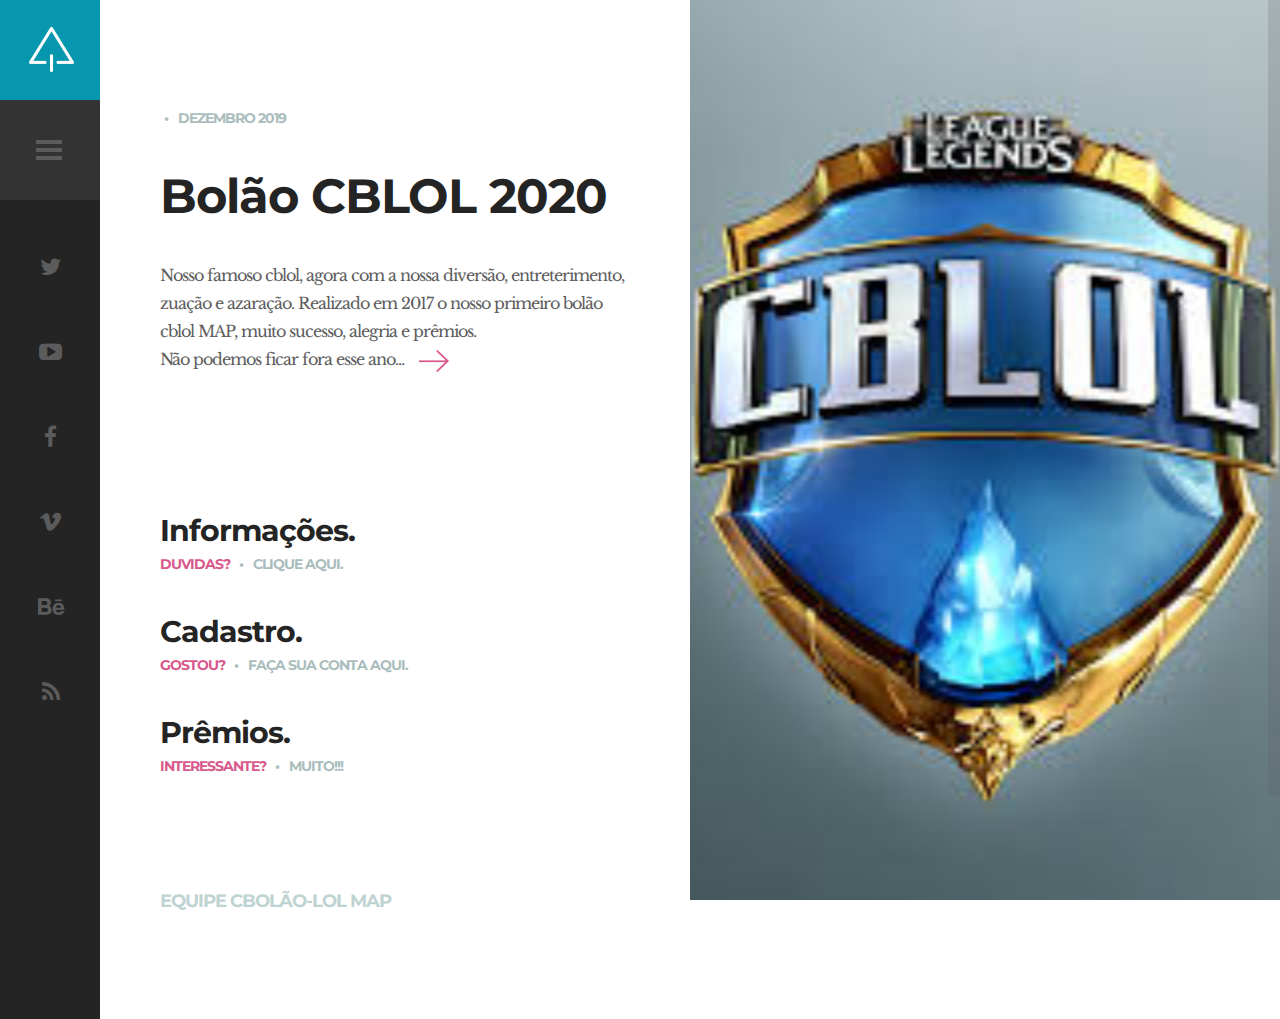
<file: index.html>
<!DOCTYPE HTML>
<html lang="en-US">
    <head>
        <title>Suppablog - Minimal Blog Html Template</title>
        <meta http-equiv="Content-Type" content="text/html; charset=UTF-8">
        <meta name="description" content="Template by Colorlib" />
        <meta name="keywords" content="HTML, CSS, JavaScript, PHP" />
        <meta name="author" content="Colorlib" />
        <meta name="viewport" content="width=device-width, initial-scale=1, maximum-scale=1">

        <link rel="shortcut icon" href="images/favicon.png" />
        <link href='http://fonts.googleapis.com/css?family=Montserrat:400,700%7CLibre+Baskerville:400,400italic,700' rel='stylesheet' type='text/css'>
        <link rel="stylesheet" type="text/css"  href='css/clear.css' />
        <link rel="stylesheet" type="text/css"  href='css/common.css' />
        <link rel="stylesheet" type="text/css"  href='css/font-awesome.min.css' />
        <link rel="stylesheet" type="text/css"  href='css/carouFredSel.css' />
        <link rel="stylesheet" type="text/css"  href='css/sm-clean.css' />
        <link rel="stylesheet" type="text/css"  href='style.css' />

        <!--[if lt IE 9]>
                <script src="js/html5.js"></script>
        <![endif]-->

    </head>


    <body class="home blog">

        <!-- Preloader Gif -->
        <table class="doc-loader">
            <tbody>
                <tr>
                    <td>
                        <img src="images/ajax-document-loader.gif" alt="Loading...">
                    </td>
                </tr>
            </tbody>
        </table>

        <!-- Left Sidebar -->
        <div id="sidebar" class="sidebar">
            <div class="menu-left-part">
                <div class="search-holder">
                    <label>
                        <input type="search" class="search-field" placeholder="Type here to search..." value="" name="s" title="Search for:">
                    </label>
                </div>
                <div class="site-info-holder">
                    <h1 class="site-title">Suppablog</h1>
                    <p class="site-description">
                        Suppablog is simple and yet cool wordpress theme to lorem ipsum dolor sit.
                    </p>
                </div>
                <nav id="header-main-menu">
                    <ul class="main-menu sm sm-clean">
                        <li><a href="index.html" class="current">Home</a></li>
                        <li><a href="about.html">About</a></li>
                        <li><a href="scroll.html">Scroll</a></li>
                        <li><a href="contact.html">Contact</a></li>
                    </ul>
                </nav>
                <footer>
                    <div class="footer-info">
                        © 2018 SUPPABLOG HTML TEMPLATE. <br> CRAFTED WITH <i class="fa fa-heart"></i> BY <a href="https://colorlib.com">COLORLIB</a>.
                    </div>
                </footer>
            </div>
            <div class="menu-right-part">
                <div class="logo-holder">
                    <a href="index.html">
                        <img src="images/logo.png" alt="Suppablog WP">
                    </a>
                </div>
                <div class="toggle-holder">
                    <div id="toggle">
                        <div class="menu-line"></div>
                    </div>
                </div>
                <div class="social-holder">
                    <div class="social-list">
                        <a href="#"><i class="fa fa-twitter"></i></a>
                        <a href="#"><i class="fa fa-youtube-play"></i></a>
                        <a href="#"><i class="fa fa-facebook"></i></a>
                        <a href="#"><i class="fa fa-vimeo"></i></a>
                        <a href="#"><i class="fa fa-behance"></i></a>
                        <a href="#"><i class="fa fa-rss"></i></a>
                    </div>
                </div>
                <div class="fixed scroll-top"><i class="fa fa-caret-square-o-up" aria-hidden="true"></i></div>
            </div>
            <div class="clear"></div>
        </div>

        <!-- Home Content -->
        <div id="content" class="site-content">
            <div id="blog-wrapper">
                <div class="blog-holder center-relative">


                    <article id="post-1" class="blog-item-holder featured-post">
                        <div class="entry-content relative">
                            <div class="content-1170 center-relative">
                                <div class="cat-links">
                                    <!-- <ul>
                                        <li>
                                            <a href="#">.</a>
                                        </li>
                                    </ul> -->
                                </div>
                                <div class="entry-date published">Dezembro 2019</div>
                                <h2 class="entry-title">
                                    <a href="single.html">Bolão CBLOL 2020</a>
                                </h2>
                                <div class="excerpt">
                                    Nosso famoso cblol, agora com a nossa diversão, entreterimento, zuação e azaração. Realizado em 2017 o nosso primeiro bolão cblol MAP, muito sucesso, alegria e prêmios.<br>Não podemos ficar fora esse ano...<a class="read-more" href="single.html"></a>
                                </div>
                                <div class="clear"></div>
                            </div>
                        </div>
                    </article>


                    <article id="post-2" class="blog-item-holder">
                        <div class="entry-content relative">
                            <div class="content-1170 center-relative">
                                <h2 class="entry-title">
                                    <a href="informacoes.html">Informações.</a>
                                </h2>
                                <div class="cat-links">
                                    <ul>
                                        <li>
                                            <a href="informacoes.html">Duvidas?</a>
                                        </li>
                                    </ul>
                                </div>
                                <div class="entry-date published">Clique Aqui.<!DOCTYPE html>
                                <html lang="en">
                                <head>
                                    <meta charset="UTF-8">
                                    <meta name="viewport" content="width=device-width, initial-scale=1.0">
                                    <meta http-equiv="X-UA-Compatible" content="ie=edge">
                                    <title>Document</title>
                                </head>
                                <body>

                                </body>
                                </html></div>
                                <div class="clear"></div>
                            </div>
                        </div>
                    </article>


                    <article id="post-3" class="blog-item-holder">
                        <div class="entry-content relative">
                            <div class="content-1170 center-relative">
                                <h2 class="entry-title">
                                    <a href="conta.html">Cadastro.</a>
                                </h2>
                                <div class="cat-links">
                                    <ul>
                                        <li>
                                            <a href="conta.html">Gostou?</a>
                                        </li>
                                    </ul>
                                </div>
                                <div class="entry-date published">Faça sua conta aqui.</div>
                                <div class="clear"></div>
                            </div>
                        </div>
                    </article>



                    <article id="post-4" class="blog-item-holder">
                        <div class="entry-content relative">
                            <div class="content-1170 center-relative">
                                <h2 class="entry-title">
                                    <a href="single.html">Prêmios.</a>
                                </h2>
                                <div class="cat-links">
                                    <ul>
                                        <li>
                                            <a href="#">Interessante?</a>
                                        </li>
                                    </ul>
                                </div>
                                <div class="entry-date published">MUITO!!!</div>
                                <div class="clear"></div>
                            </div>
                        </div>
                    </article>



                    <!-- <article id="post-5" class="blog-item-holder">
                        <div class="entry-content relative">
                            <div class="content-1170 center-relative">
                                <h2 class="entry-title">
                                    <a href="single.html">This is not my code</a>
                                </h2>
                                <div class="cat-links">
                                    <ul>
                                        <li>
                                            <a href="#">Coding</a>
                                        </li>
                                    </ul>
                                </div>
                                <div class="entry-date published">February 12, 2016</div>
                                <div class="clear"></div>
                            </div>
                        </div>
                    </article> -->


    <!-- 
                        <article id="post-6" class="blog-item-holder">
                            <div class="entry-content relative">
                                <div class="content-1170 center-relative">
                                    <h2 class="entry-title">
                                        <a href="single.html">Support human activity</a>
                                    </h2>
                                    <div class="cat-links">
                                        <ul>
                                            <li>
                                                <a href="#">Advocacy</a>
                                            </li>
                                        </ul>
                                    </div>
                                    <div class="entry-date published">February 12, 2016</div>
                                    <div class="clear"></div>
                                </div>
                            </div>
                        </article> -->

                </div>
                <div class="clear"></div>
                <div class="block load-more-holder">EQUIPE CBOLÃO-LOL MAP</div>
            </div>

            <div class="featured-image-holder">
                <div class="featured-post-image" style="background-image: url(images/images.jpeg)"></div>

            </div>
            <div class="clear"></div>
        </div>



        <!--Load JavaScript-->
        <script type="text/javascript" src="js/jquery.js"></script>
        <script type='text/javascript' src='js/imagesloaded.pkgd.js'></script>
        <script type='text/javascript' src='js/jquery.nicescroll.min.js'></script>
        <script type='text/javascript' src='js/jquery.smartmenus.min.js'></script>
        <script type='text/javascript' src='js/jquery.carouFredSel-6.0.0-packed.js'></script>
        <script type='text/javascript' src='js/jquery.mousewheel.min.js'></script>
        <script type='text/javascript' src='js/jquery.touchSwipe.min.js'></script>
        <script type='text/javascript' src='js/jquery.easing.1.3.js'></script>
        <script type='text/javascript' src='js/main.js'></script>
    </body>
</html>
</file>
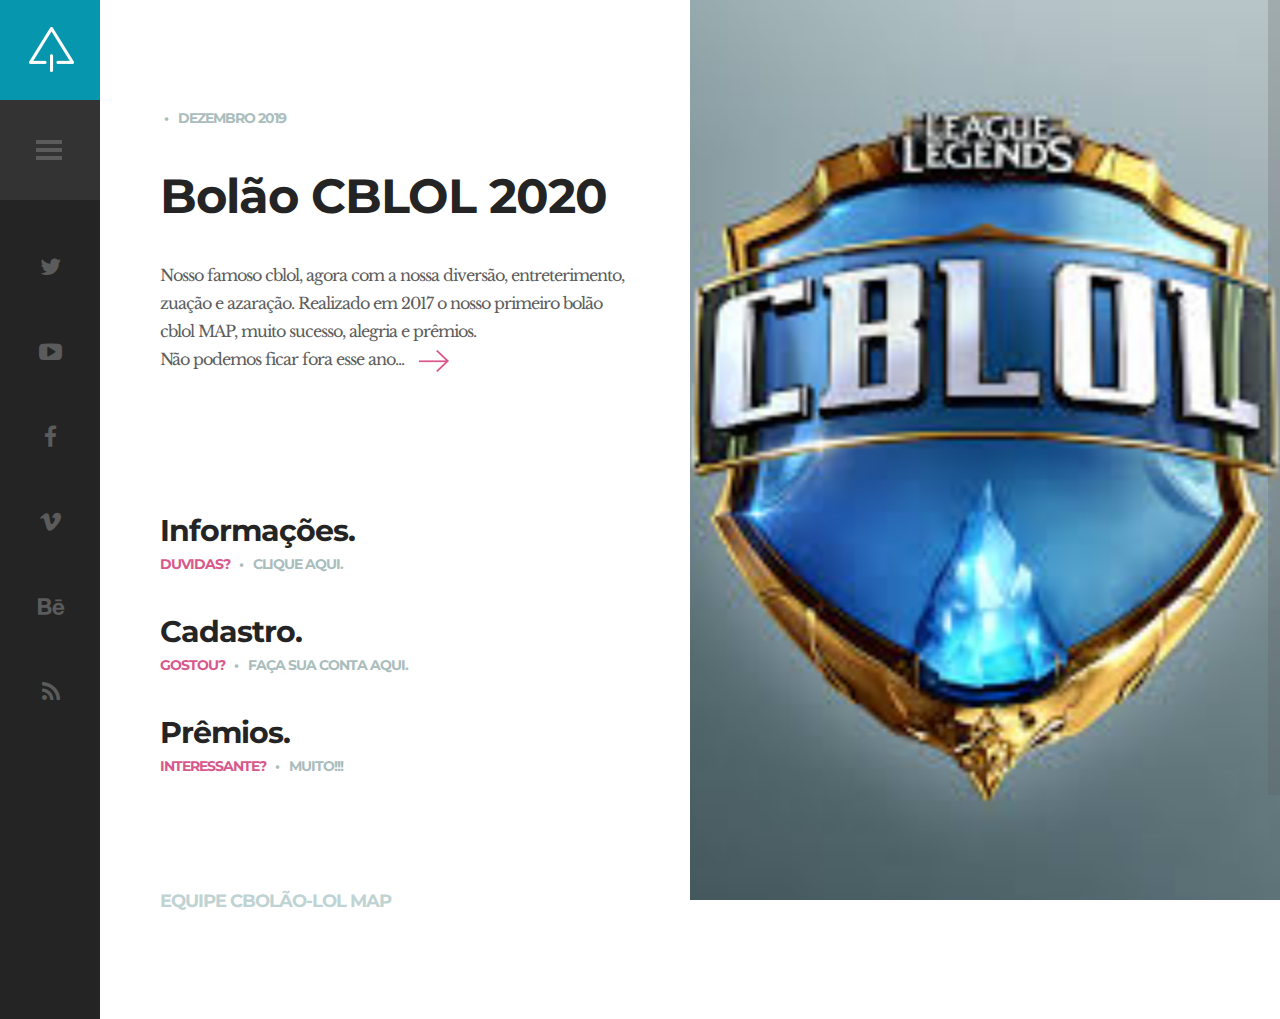
<file: client/index.html>
<!DOCTYPE HTML>
<html lang="pt-br">
    <head>
        <title>CBLOL BOLÃO 2020</title>
        <meta http-equiv="Content-Type" content="text/html; charset=UTF-8">
        <meta name="description" content="Template by Colorlib" />
        <meta name="keywords" content="HTML, CSS, JavaScript, PHP" />
        <meta name="author" content="Colorlib" />
        <meta name="viewport" content="width=device-width, initial-scale=1, maximum-scale=1">

        <link rel="shortcut icon" href="images/favicon.png" />
        <link href='http://fonts.googleapis.com/css?family=Montserrat:400,700%7CLibre+Baskerville:400,400italic,700' rel='stylesheet' type='text/css'>
        <link rel="stylesheet" type="text/css"  href='css/clear.css' />
        <link rel="stylesheet" type="text/css"  href='css/common.css' />
        <link rel="stylesheet" type="text/css"  href='css/font-awesome.min.css' />
        <link rel="stylesheet" type="text/css"  href='css/carouFredSel.css' />
        <link rel="stylesheet" type="text/css"  href='css/sm-clean.css' />
        <link rel="stylesheet" type="text/css"  href='style.css' />

        <!--[if lt IE 9]>
                <script src="js/html5.js"></script>
        <![endif]-->

    </head>


    <body class="home blog">

        <!-- Preloader Gif -->
        <table class="doc-loader">
            <tbody>
                <tr>
                    <td>
                        <img src="images/ajax-document-loader.gif" alt="Loading...">
                    </td>
                </tr>
            </tbody>
        </table>

        <!-- Left Sidebar -->
        <div id="sidebar" class="sidebar">
            <div class="menu-left-part">    
                <!-- <div class="search-holder">
                    <label>
                        <input type="search" class="search-field" placeholder="Type here to search..." value="" name="s" title="Search for:">
                    </label>
                </div> -->
                <div class="site-info-holder">
                    <h1 class="site-title">MENU</h1>
                    <p class="site-description">
                        <!-- TEXTO -->
                    </p>
                </div>
                <nav id="header-main-menu">
                    <ul class="main-menu sm sm-clean">
                        <li><a href="index.html" class="current">Início</a></li>
                        <li><a href="views/cadastro/cadastro.html">Cadastro</a></li>
                        <li><a href="login.html">Login</a></li>
                        <li><a href="contact.html">Contato</a></li>
                    </ul>
                </nav>
                <footer>
                    <div class="footer-info">
                        © 2018 SUPPABLOG HTML TEMPLATE. <br> CRAFTED WITH <i class="fa fa-heart"></i> BY <a href="https://colorlib.com">COLORLIB</a>.
                    </div>
                </footer>
            </div>
            <div class="menu-right-part">
                <div class="logo-holder">
                    <a href="index.html">
                        <img src="images/logo.png" alt="Suppablog WP">
                    </a>
                </div>
                <div class="toggle-holder">
                    <div id="toggle">
                        <div class="menu-line"></div>
                    </div>
                </div>
                <div class="social-holder">
                    <div class="social-list">
                        <a href="#"><i class="fa fa-twitter"></i></a>
                        <a href="#"><i class="fa fa-youtube-play"></i></a>
                        <a href="#"><i class="fa fa-facebook"></i></a>
                        <a href="#"><i class="fa fa-vimeo"></i></a>
                        <a href="#"><i class="fa fa-behance"></i></a>
                        <a href="#"><i class="fa fa-rss"></i></a>
                    </div>
                </div>
                <div class="fixed scroll-top"><i class="fa fa-caret-square-o-up" aria-hidden="true"></i></div>
            </div>
            <div class="clear"></div>
        </div>

        <!-- Home Content -->
        <div id="content" class="site-content">
            <div id="blog-wrapper">
                <div class="blog-holder center-relative">


                    <article id="post-1" class="blog-item-holder featured-post">
                        <div class="entry-content relative">
                            <div class="content-1170 center-relative">
                                <div class="cat-links">
                                    <!-- <ul>
                                        <li>
                                            <a href="#">.</a>
                                        </li>
                                    </ul> -->
                                </div>
                                <div class="entry-date published">Dezembro 2019</div>
                                <h2 class="entry-title">
                                    <a href="single.html">Bolão CBLOL 2020</a>
                                </h2>
                                <div class="excerpt">
                                    Nosso famoso cblol, agora com a nossa diversão, entreterimento, zuação e azaração. Realizado em 2017 o nosso primeiro bolão cblol MAP, muito sucesso, alegria e prêmios.<br>Não podemos ficar fora esse ano...<a class="read-more" href="single.html"></a>
                                </div>
                                <div class="clear"></div>
                            </div>
                        </div>
                    </article>


                    <article id="post-2" class="blog-item-holder">
                        <div class="entry-content relative">
                            <div class="content-1170 center-relative">
                                <h2 class="entry-title">
                                    <a href="informacoes.html">Informações.</a>
                                </h2>
                                <div class="cat-links">
                                    <ul>
                                        <li>
                                            <a href="informacoes.html">Duvidas?</a>
                                        </li>
                                    </ul>
                                </div>
                                <div class="entry-date published">Clique Aqui.<!DOCTYPE html>
                                <html lang="en">
                                <head>
                                    <meta charset="UTF-8">
                                    <meta name="viewport" content="width=device-width, initial-scale=1.0">
                                    <meta http-equiv="X-UA-Compatible" content="ie=edge">
                                    <title>Document</title>
                                </head>
                                <body>

                                </body>
                                </html></div>
                                <div class="clear"></div>
                            </div>
                        </div>
                    </article>


                    <article id="post-3" class="blog-item-holder">
                        <div class="entry-content relative">
                            <div class="content-1170 center-relative">
                                <h2 class="entry-title">
                                    <a href="views/cadastro/cadastro.html">Cadastro.</a>
                                </h2>
                                <div class="cat-links">
                                    <ul>
                                        <li>
                                            <a href="views/cadastro/cadastro.html">Gostou?</a>
                                        </li>
                                    </ul>
                                </div>
                                <div class="entry-date published">Faça sua conta aqui.</div>
                                <div class="clear"></div>
                            </div>
                        </div>
                    </article>



                    <article id="post-4" class="blog-item-holder">
                        <div class="entry-content relative">
                            <div class="content-1170 center-relative">
                                <h2 class="entry-title">
                                    <a href="single.html">Prêmios.</a>
                                </h2>
                                <div class="cat-links">
                                    <ul>
                                        <li>
                                            <a href="#">Interessante?</a>
                                        </li>
                                    </ul>
                                </div>
                                <div class="entry-date published">MUITO!!!</div>
                                <div class="clear"></div>
                            </div>
                        </div>
                    </article>



                    <!-- <article id="post-5" class="blog-item-holder">
                        <div class="entry-content relative">
                            <div class="content-1170 center-relative">
                                <h2 class="entry-title">
                                    <a href="single.html">This is not my code</a>
                                </h2>
                                <div class="cat-links">
                                    <ul>
                                        <li>
                                            <a href="#">Coding</a>
                                        </li>
                                    </ul>
                                </div>
                                <div class="entry-date published">February 12, 2016</div>
                                <div class="clear"></div>
                            </div>
                        </div>
                    </article> -->


    <!-- 
                        <article id="post-6" class="blog-item-holder">
                            <div class="entry-content relative">
                                <div class="content-1170 center-relative">
                                    <h2 class="entry-title">
                                        <a href="single.html">Support human activity</a>
                                    </h2>
                                    <div class="cat-links">
                                        <ul>
                                            <li>
                                                <a href="#">Advocacy</a>
                                            </li>
                                        </ul>
                                    </div>
                                    <div class="entry-date published">February 12, 2016</div>
                                    <div class="clear"></div>
                                </div>
                            </div>
                        </article> -->

                </div>
                <div class="clear"></div>
                <div class="block load-more-holder">EQUIPE CBOLÃO-LOL MAP</div>
            </div>

            <div class="featured-image-holder">
                <div class="featured-post-image" style="background-image: url(images/images.jpeg)"></div>

            </div>
            <div class="clear"></div>
        </div>



        <!--Load JavaScript-->
        <script type="text/javascript" src="js/jquery.js"></script>
        <script type='text/javascript' src='js/imagesloaded.pkgd.js'></script>
        <script type='text/javascript' src='js/jquery.nicescroll.min.js'></script>
        <script type='text/javascript' src='js/jquery.smartmenus.min.js'></script>
        <script type='text/javascript' src='js/jquery.carouFredSel-6.0.0-packed.js'></script>
        <script type='text/javascript' src='js/jquery.mousewheel.min.js'></script>
        <script type='text/javascript' src='js/jquery.touchSwipe.min.js'></script>
        <script type='text/javascript' src='js/jquery.easing.1.3.js'></script>
        <script type='text/javascript' src='js/main.js'></script>
    </body>
</html>
</file>
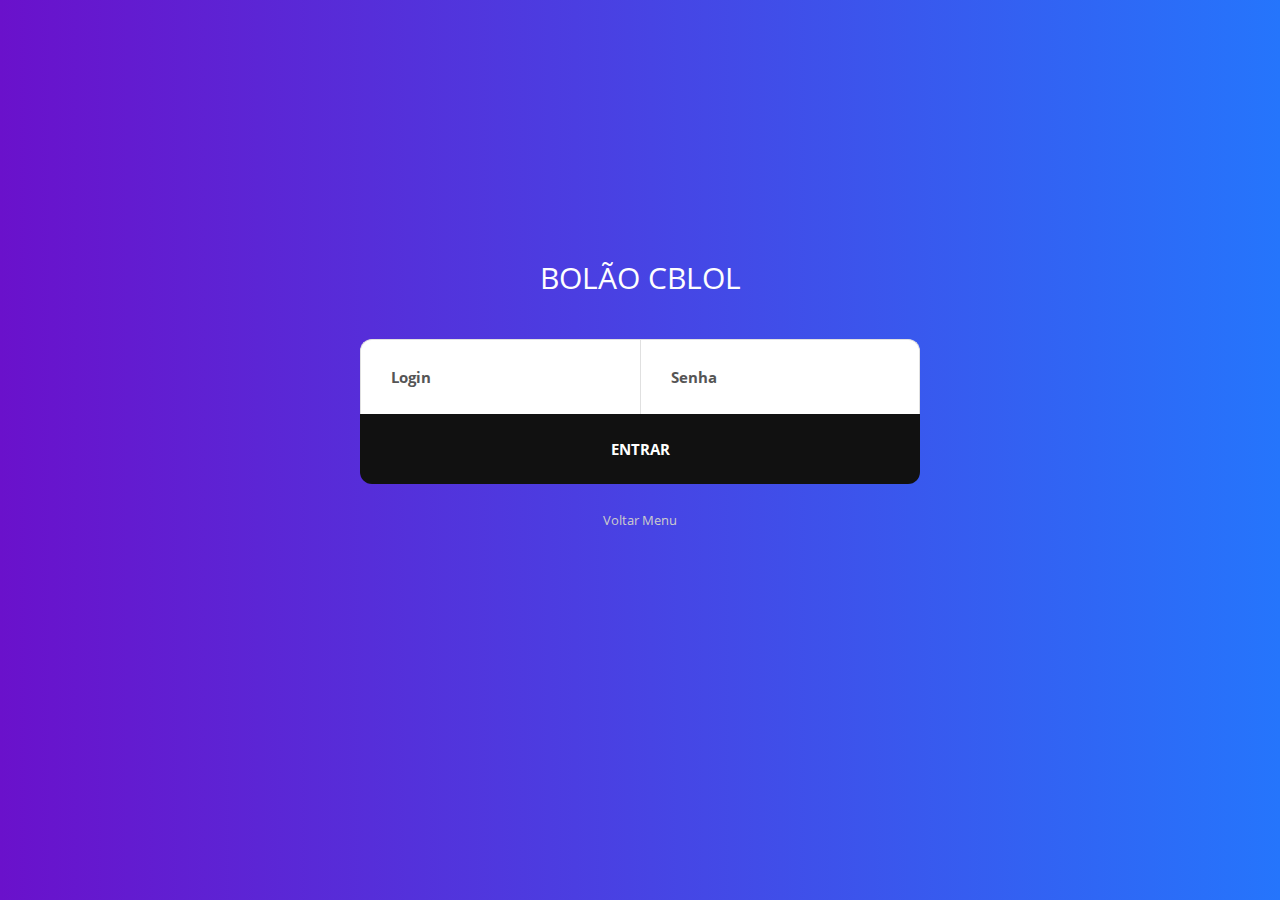
<file: client/views/login/index.html>
<!DOCTYPE html>
<html lang="en">
<head>
	<title>Bolão CBLoL - Login</title>
	<meta charset="UTF-8">
	<meta name="viewport" content="width=device-width, initial-scale=1">
<!--===============================================================================================-->	
	<link rel="icon" type="image/png" href="images/icons/favicon.ico"/>
<!--===============================================================================================-->
	<link rel="stylesheet" type="text/css" href="vendor/bootstrap/css/bootstrap.min.css">
<!--===============================================================================================-->
	<link rel="stylesheet" type="text/css" href="fonts/font-awesome-4.7.0/css/font-awesome.min.css">
<!--===============================================================================================-->
	<link rel="stylesheet" type="text/css" href="fonts/Linearicons-Free-v1.0.0/icon-font.min.css">
<!--===============================================================================================-->
	<link rel="stylesheet" type="text/css" href="vendor/animate/animate.css">
<!--===============================================================================================-->	
	<link rel="stylesheet" type="text/css" href="vendor/css-hamburgers/hamburgers.min.css">
<!--===============================================================================================-->
	<link rel="stylesheet" type="text/css" href="vendor/animsition/css/animsition.min.css">
<!--===============================================================================================-->
	<link rel="stylesheet" type="text/css" href="vendor/select2/select2.min.css">
<!--===============================================================================================-->	
	<link rel="stylesheet" type="text/css" href="vendor/daterangepicker/daterangepicker.css">
<!--===============================================================================================-->
	<link rel="stylesheet" type="text/css" href="css/util.css">
	<link rel="stylesheet" type="text/css" href="css/main.css">
<!--===============================================================================================-->
</head>
<body>	
	<div class="limiter">
		<div class="container-login100">
			<div class="wrap-login100 p-b-160 p-t-50">
				<form class="login100-form validate-form">
					<span class="login100-form-title p-b-43">
						Bolão CBLoL
					</span>					
					<div class="wrap-input100 rs1 validate-input" data-validate = "Username is required">
						<input class="input100" type="text" name="Login">
						<span class="label-input100">Login</span>
					</div>				
					<div class="wrap-input100 rs2 validate-input" data-validate="Password is required">
						<input class="input100" type="password" name="Senha">
						<span class="label-input100">Senha</span>
					</div>
					<div class="container-login100-form-btn">
						<button class="login100-form-btn" id="btnEntrar">
							Entrar
						</button>
					</div>				
					<div class="text-center w-full p-t-23">
						<a href="#" class="txt1">
							Voltar Menu
						</a>
					</div>
				</form>
			</div>
		</div>
	</div>
<!--===============================================================================================-->
	<script src="vendor/jquery/jquery-3.2.1.min.js"></script>
<!--===============================================================================================-->
	<script src="vendor/animsition/js/animsition.min.js"></script>
<!--===============================================================================================-->
	<script src="vendor/bootstrap/js/popper.js"></script>
	<script src="vendor/bootstrap/js/bootstrap.min.js"></script>
<!--===============================================================================================-->
	<script src="vendor/select2/select2.min.js"></script>
<!--===============================================================================================-->
	<script src="vendor/daterangepicker/moment.min.js"></script>
	<script src="vendor/daterangepicker/daterangepicker.js"></script>
<!--===============================================================================================-->
	<script src="vendor/countdowntime/countdowntime.js"></script>
<!--===============================================================================================-->
	<script src="js/main.js"></script>

</body>
</html>
</file>
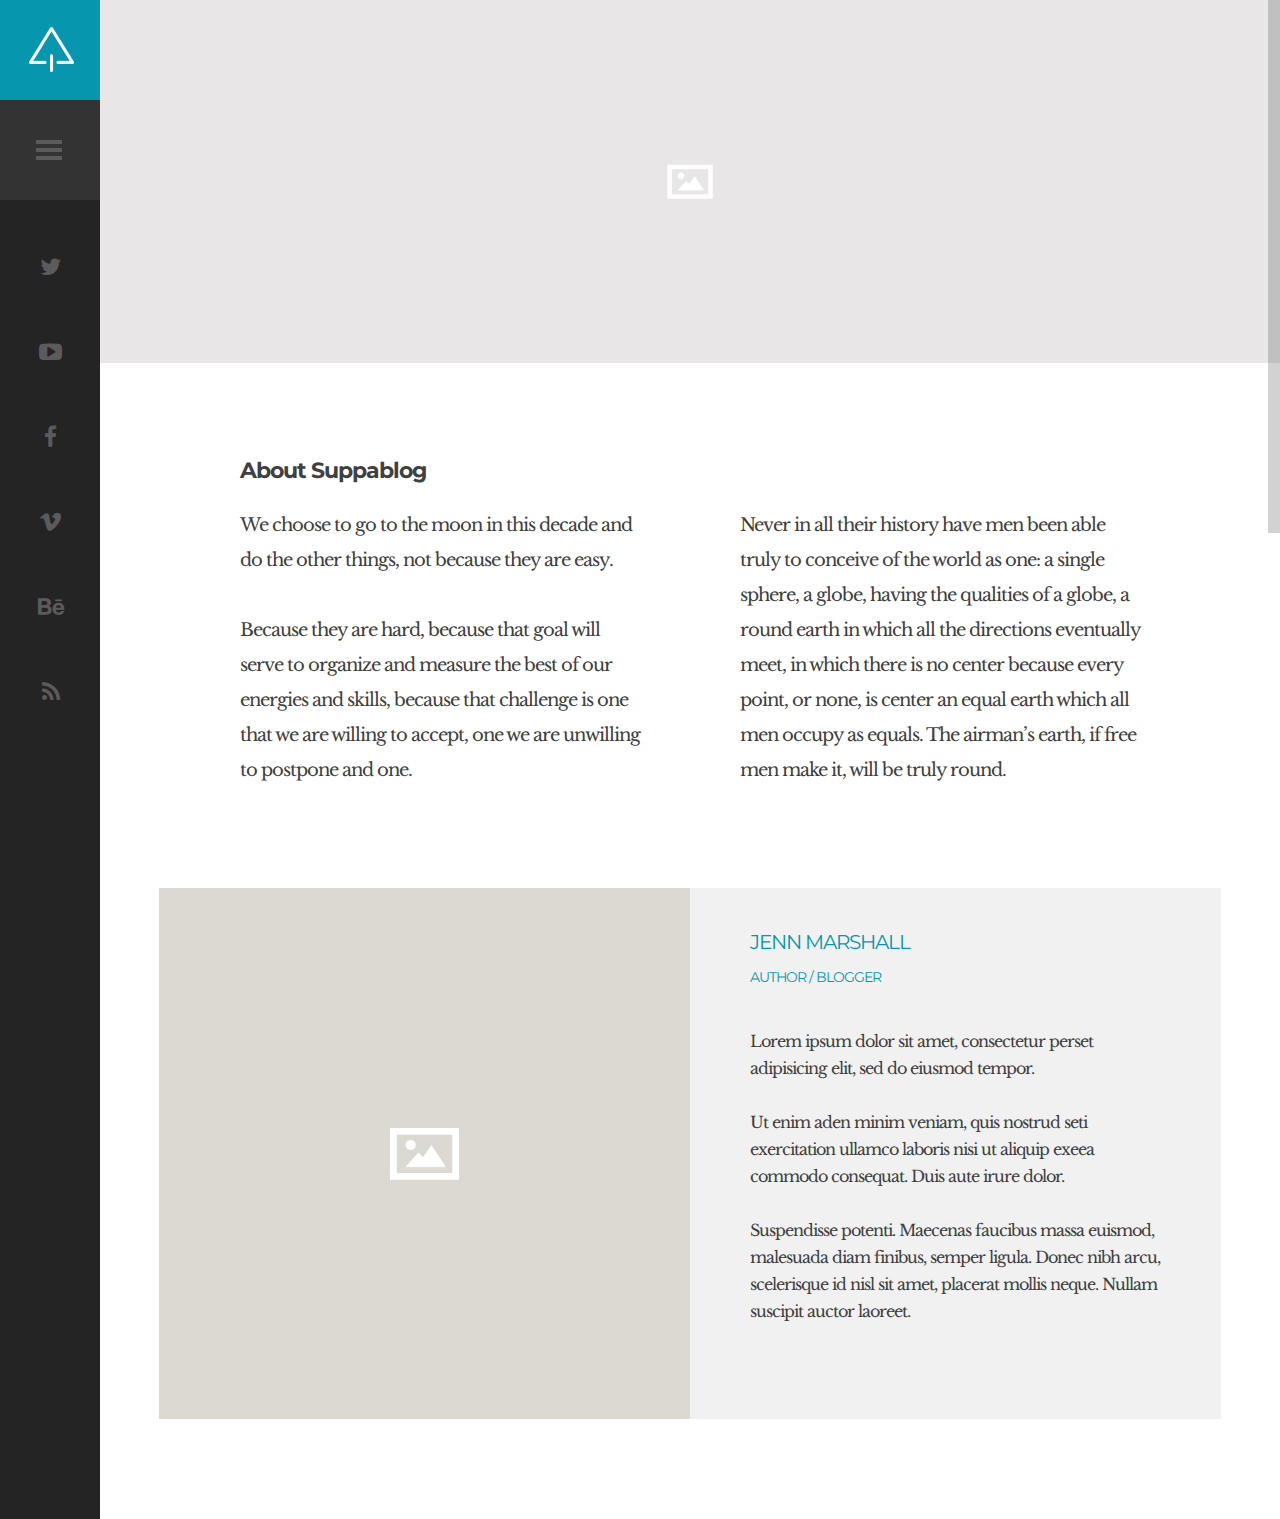
<file: about.html>
<!DOCTYPE HTML>
<html lang="en-US">
    <head>
        <title>Suppablog - Minimal Blog Html Template</title>
        <meta http-equiv="Content-Type" content="text/html; charset=UTF-8">
        <meta name="description" content="Template by Colorlib" />
        <meta name="keywords" content="HTML, CSS, JavaScript, PHP" />
        <meta name="author" content="Colorlib" />
        <meta name="viewport" content="width=device-width, initial-scale=1, maximum-scale=1">

        <link rel="shortcut icon" href="images/favicon.png" />
        <link href='http://fonts.googleapis.com/css?family=Montserrat:400,700%7CLibre+Baskerville:400,400italic,700' rel='stylesheet' type='text/css'>
        <link rel="stylesheet" type="text/css"  href='css/clear.css' />
        <link rel="stylesheet" type="text/css"  href='css/common.css' />
        <link rel="stylesheet" type="text/css"  href='css/font-awesome.min.css' />
        <link rel="stylesheet" type="text/css"  href='css/carouFredSel.css' />
        <link rel="stylesheet" type="text/css"  href='css/sm-clean.css' />
        <link rel="stylesheet" type="text/css"  href='style.css' />

        <!--[if lt IE 9]>
                <script src="js/html5.js"></script>
        <![endif]-->

    </head>

    <body class="about page page-template-default">

        <!-- Preloader Gif -->
        <table class="doc-loader">
            <tbody>
                <tr>
                    <td>
                        <img src="images/ajax-document-loader.gif" alt="Loading...">
                    </td>
                </tr>
            </tbody>
        </table>

        <!-- Left Sidebar -->
        <div id="sidebar" class="sidebar">
            <div class="menu-left-part">
                <div class="search-holder">
                    <label>
                        <input type="search" class="search-field" placeholder="Type here to search..." value="" name="s" title="Search for:">
                    </label>
                </div>
                <div class="site-info-holder">
                    <div class="site-title">Suppablog</div>
                    <p class="site-description">
                        Suppablog is simple and yet cool wordpress theme to lorem ipsum dolor sit.
                    </p>
                </div>
                <nav id="header-main-menu">
                    <ul class="main-menu sm sm-clean">
                        <li><a href="index.html">Home</a></li>
                        <li><a href="about.html" class="current">About</a></li>
                        <li><a href="scroll.html">Scroll</a></li>
                        <li><a href="contact.html">Contact</a></li>
                    </ul>
                </nav>
                <footer>
                    <div class="footer-info">
                        © 2018 SUPPABLOG HTML TEMPLATE. <br> CRAFTED WITH <i class="fa fa-heart"></i> BY <a href="https://colorlib.com">COLORLIB</a>. 
                    </div>
                </footer>
            </div>
            <div class="menu-right-part">
                <div class="logo-holder">
                    <a href="index.html">
                        <img src="images/logo.png" alt="Suppablog WP">
                    </a>
                </div>
                <div class="toggle-holder">
                    <div id="toggle">
                        <div class="menu-line"></div>
                    </div>
                </div>
                <div class="social-holder">
                    <div class="social-list">
                        <a href="#"><i class="fa fa-twitter"></i></a>
                        <a href="#"><i class="fa fa-youtube-play"></i></a>
                        <a href="#"><i class="fa fa-facebook"></i></a>
                        <a href="#"><i class="fa fa-vimeo"></i></a>
                        <a href="#"><i class="fa fa-behance"></i></a>
                        <a href="#"><i class="fa fa-rss"></i></a>
                    </div>
                </div>
                <div class="fixed scroll-top"><i class="fa fa-caret-square-o-up" aria-hidden="true"></i></div>
            </div>
            <div class="clear"></div>
        </div>

        <!-- About Content -->
        <div id="content" class="site-content">

            <div class="page-header-image relative">
                <img src="demo-images/01.jpg" alt="About">
            </div>


            <article>
                <div class="content-1070 center-relative entry-content">
                    <div class="content-900 center-relative">
                        <h1 class="entry-title">About Suppablog</h1>
                        <div class="one_half ">
                            <p>We choose to go to the moon in this decade and do the other things, not because they are easy.</p>
                            <br>
                            <p>Because they are hard, because that goal will serve to organize and measure the best of our energies and skills, because that challenge is one that we are willing to accept, one we are unwilling to postpone and one.</p>
                        </div>
                        <div class="one_half last">
                            Never in all their history have men been able truly to conceive of the world as one: a single sphere, a globe, having the qualities of a globe, a round earth in which all the directions eventually meet, in which there is no center because every point, or none, is center an equal earth which all men occupy as equals. The airman’s earth, if free men make it, will be truly round.<br>
                        </div>
                        <div class="clear"></div>
                        <br>
                        <br>
                        <div class="clear"></div>
                    </div>
                    <div class="page-full-width ">
                        <div class="team-holder ">
                            <div class="member relative one ">
                                <img src="demo-images/profile_01.jpg" alt="">
                                <div class="member-info">
                                    <div class="member-name">JENN MARSHALL</div>
                                    <div class="member-position">AUTHOR / BLOGGER</div>
                                    <div class="member-content">
                                        <p>Lorem ipsum dolor sit amet, consectetur perset adipisicing elit, sed do eiusmod tempor.</p>
                                        <br>
                                        <p>Ut enim aden minim veniam, quis nostrud seti exercitation ullamco laboris nisi ut aliquip exeea commodo consequat. Duis aute irure dolor.</p>
                                        <br>
                                        <p>Suspendisse potenti. Maecenas faucibus massa euismod, malesuada diam finibus, semper ligula. Donec nibh arcu, scelerisque id nisl sit amet, placerat mollis neque. Nullam suscipit auctor laoreet.</p>
                                    </div>
                                </div>
                            </div>
                        </div>
                        <div class="clear"></div>
                    </div>
                </div>
            </article>
        </div>



        <!--Load JavaScript-->
        <script type="text/javascript" src="js/jquery.js"></script>
        <script type='text/javascript' src='js/imagesloaded.pkgd.js'></script>
        <script type='text/javascript' src='js/jquery.nicescroll.min.js'></script>
        <script type='text/javascript' src='js/jquery.smartmenus.min.js'></script>
        <script type='text/javascript' src='js/jquery.carouFredSel-6.0.0-packed.js'></script>
        <script type='text/javascript' src='js/jquery.mousewheel.min.js'></script>
        <script type='text/javascript' src='js/jquery.touchSwipe.min.js'></script>
        <script type='text/javascript' src='js/jquery.easing.1.3.js'></script>
        <script type='text/javascript' src='js/main.js'></script>
    </body>
</html>
</file>
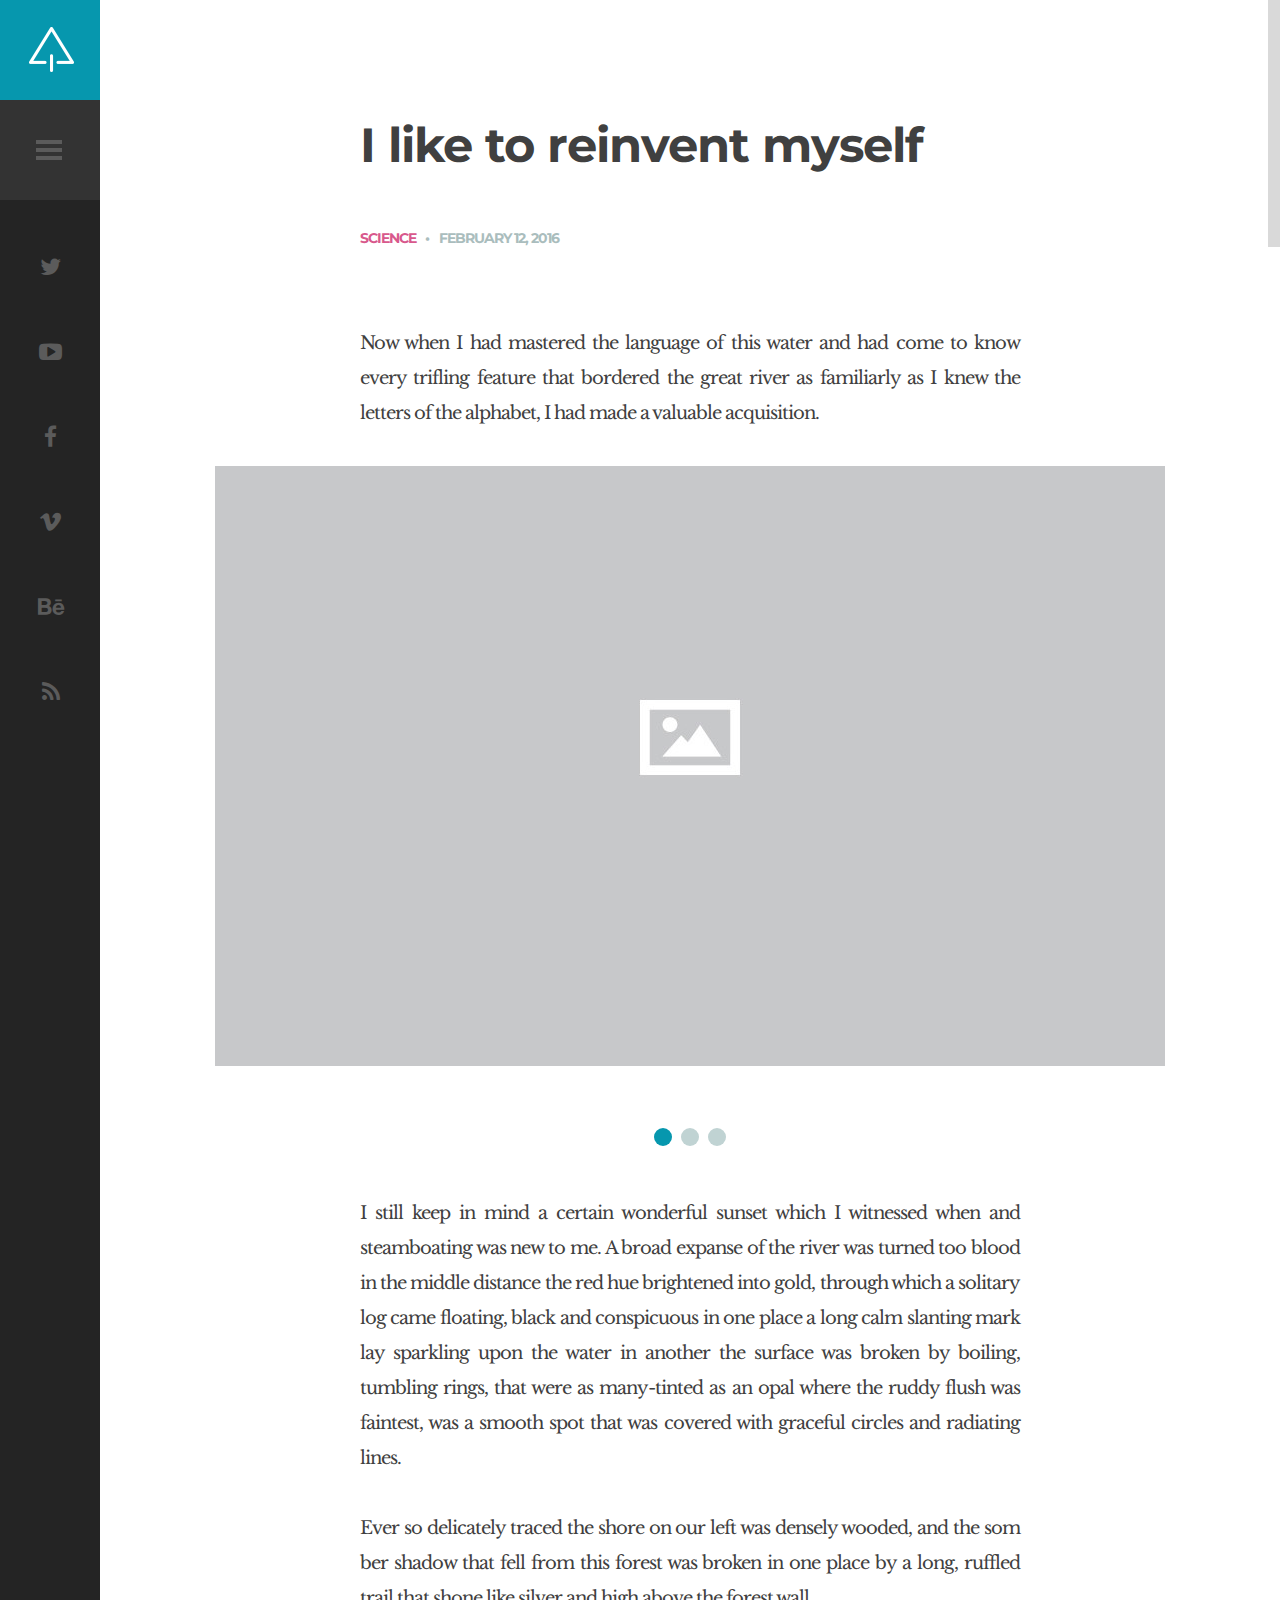
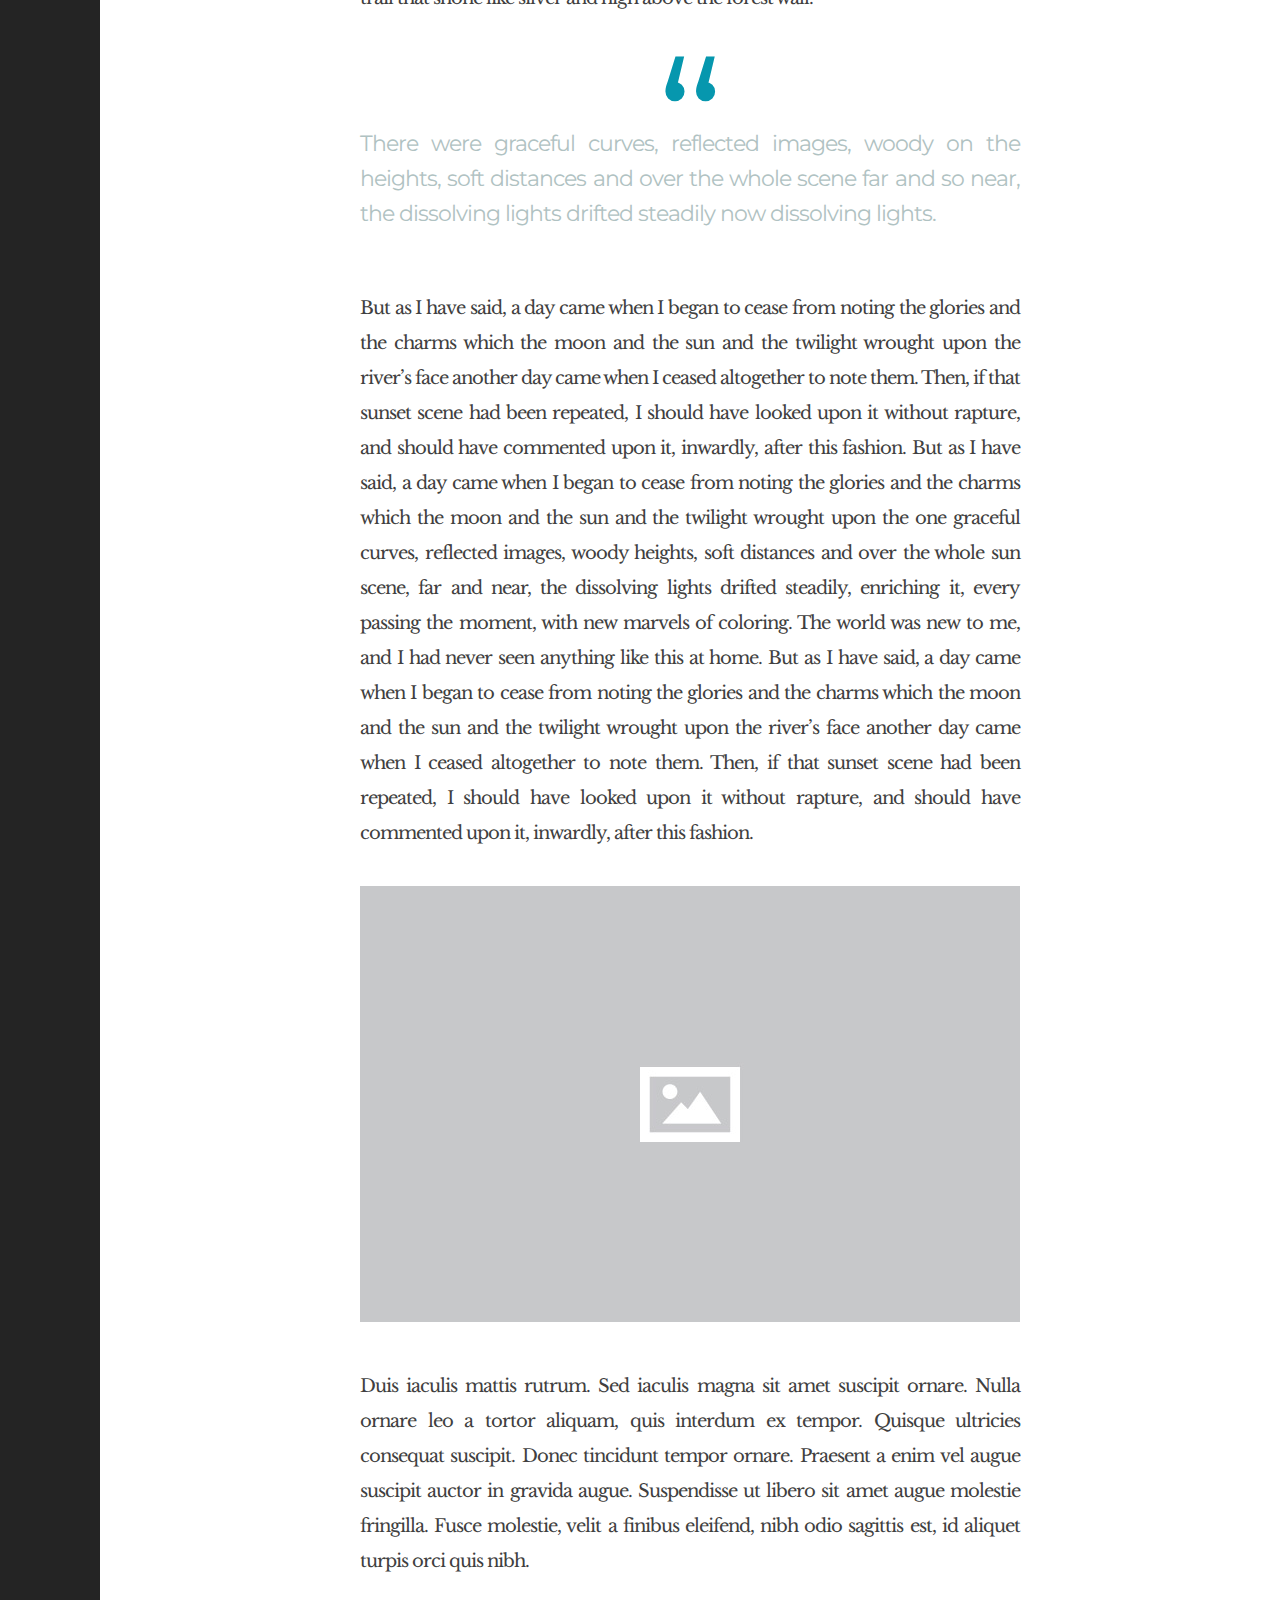
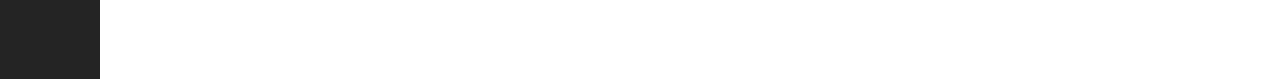
<file: conta.html>
<!DOCTYPE HTML>
<html lang="en-US">
    <head>
        <title>Suppablog - Minimal Blog Html Template</title>
        <meta http-equiv="Content-Type" content="text/html; charset=UTF-8">
        <meta name="description" content="Template by Colorlib" />
        <meta name="keywords" content="HTML, CSS, JavaScript, PHP" />
        <meta name="author" content="Colorlib" />
        <meta name="viewport" content="width=device-width, initial-scale=1, maximum-scale=1">

        <link rel="shortcut icon" href="images/favicon.png" />
        <link href='http://fonts.googleapis.com/css?family=Montserrat:400,700%7CLibre+Baskerville:400,400italic,700' rel='stylesheet' type='text/css'>
        <link rel="stylesheet" type="text/css"  href='css/clear.css' />
        <link rel="stylesheet" type="text/css"  href='css/common.css' />
        <link rel="stylesheet" type="text/css"  href='css/font-awesome.min.css' />
        <link rel="stylesheet" type="text/css"  href='css/carouFredSel.css' />
        <link rel="stylesheet" type="text/css"  href='css/sm-clean.css' />
        <link rel="stylesheet" type="text/css"  href='style.css' />

        <!--[if lt IE 9]>
                <script src="js/html5.js"></script>
        <![endif]-->

    </head>


    <body class="single-post">

        <!-- Preloader Gif -->
        <table class="doc-loader">
            <tbody>
                <tr>
                    <td>
                        <img src="images/ajax-document-loader.gif" alt="Loading...">
                    </td>
                </tr>
            </tbody>
        </table>

        <!-- Left Sidebar -->
        <div id="sidebar" class="sidebar">
            <div class="menu-left-part">
                <div class="search-holder">
                    <label>
                        <input type="search" class="search-field" placeholder="Type here to search..." value="" name="s" title="Search for:">
                    </label>
                </div>
                <div class="site-info-holder">
                    <div class="site-title">Suppablog</div>
                    <p class="site-description">
                        Suppablog is simple and yet cool wordpress theme to lorem ipsum dolor sit.
                    </p>
                </div>
                <nav id="header-main-menu">
                    <ul class="main-menu sm sm-clean">
                        <li><a href="index.html" class="current">Home</a></li>
                        <li><a href="about.html">About</a></li>
                        <li><a href="scroll.html">Scroll</a></li>
                        <li><a href="contact.html">Contact</a></li>
                    </ul>
                </nav>
                <footer>
                    <div class="footer-info">
                        © 2018 SUPPABLOG HTML TEMPLATE. <br> CRAFTED WITH <i class="fa fa-heart"></i> BY <a href="https://colorlib.com">COLORLIB</a>.
                    </div>
                </footer>
            </div>
            <div class="menu-right-part">
                <div class="logo-holder">
                    <a href="index.html">
                        <img src="images/logo.png" alt="Suppablog WP">
                    </a>
                </div>
                <div class="toggle-holder">
                    <div id="toggle">
                        <div class="menu-line"></div>
                    </div>
                </div>
                <div class="social-holder">
                    <div class="social-list">
                        <a href="#"><i class="fa fa-twitter"></i></a>
                        <a href="#"><i class="fa fa-youtube-play"></i></a>
                        <a href="#"><i class="fa fa-facebook"></i></a>
                        <a href="#"><i class="fa fa-vimeo"></i></a>
                        <a href="#"><i class="fa fa-behance"></i></a>
                        <a href="#"><i class="fa fa-rss"></i></a>
                    </div>
                </div>
                <div class="fixed scroll-top"><i class="fa fa-caret-square-o-up" aria-hidden="true"></i></div>
            </div>
            <div class="clear"></div>
        </div>

        <!-- Single Content -->
        <div id="content" class="site-content center-relative">
            <div class="single-post-wrapper content-1070 center-relative">

                <article class="center-relative">
                    <h1 class="entry-title">
                        I like to reinvent myself
                    </h1>
                    <div class="post-info content-660 center-relative">
                        <div class="cat-links">
                            <ul>
                                <li><a href="#">Science</a></li>
                            </ul>
                        </div>
                        <div class="entry-date published">February 12, 2016</div>
                        <div class="clear"></div>
                    </div>

                    <div class="entry-content">
                        <div class="content-wrap content-660 center-relative">
                            <p>Now when I had mastered the language of this water and had come to know every trifling feature that bordered the great river as familiarly as I knew the letters of the alphabet, I had made a valuable acquisition.</p>
                            <br>
                            <div class="clear"></div>
                        </div>
                        <div class="post-full-width">
                            <script>
                                var slider1_speed = "500";
                                var slider1_auto = "true";
                                var slider1_pagination = "true";
                                var slider1_hover = "true";
                            </script>
                            <div class="image-slider-wrapper">
                                <div class="caroufredsel_wrapper">
                                    <ul id="slider1" class="image-slider slides center-text">
                                        <li><img src="demo-images/01_blogpost_galery.jpg" alt=""></li>
                                        <li><img src="demo-images/02_blogpost_galery.jpg" alt=""></li>
                                        <li><img src="demo-images/03_blogpost_galery.jpg" alt=""></li>
                                    </ul>
                                </div>
                                <div class="slider1_pagination carousel_pagination left"></div>
                                <div class="clear"></div>
                            </div>
                            <div class="clear"></div>
                        </div>
                        <div class="content-wrap content-660 center-relative ">
                            <p>I still keep in mind a certain wonderful sunset which I witnessed when and steamboating was new to me. A broad expanse of the river was turned too blood in the middle distance the red hue brightened into gold, through which a solitary log came floating, black and conspicuous in one place a long calm slanting mark lay sparkling upon the water in another the surface was broken by boiling, tumbling rings, that were as many-tinted as an opal where the ruddy flush was faintest, was a smooth spot that was covered with graceful circles and radiating lines.</p>
                            <br>
                            <p class="wrap-blockquote">Ever so delicately traced the shore on our left was densely wooded, and the som ber shadow that fell from this forest was broken in one place by a long, ruffled trail that shone like silver and high above the forest wall.</p>
                            <blockquote class="inline-blockquote">
                                <p>There were graceful curves, reflected images, woody on the heights, soft distances and over the whole scene far and so near, the dissolving lights drifted steadily now dissolving lights.</p>
                            </blockquote>
                            <p class="wrap-blockquote">But as I have said, a day came when I began to cease from noting the glories and the charms which the moon and the sun and the twilight wrought upon the river’s face another day came when I ceased altogether to note them. Then, if that sunset scene had been repeated, I should have looked upon it without rapture, and should have commented upon it, inwardly, after this fashion. But as I have said, a day came when I began to cease from noting the glories and the charms which the moon and the sun and the twilight wrought upon the one graceful curves, reflected images, woody heights, soft distances and over the whole sun scene, far and near, the dissolving lights drifted steadily, enriching it, every passing the moment, with new marvels of coloring. The world was new to me, and I had never seen anything like this at home. But as I have said, a day came when I began to cease from noting the glories and the charms which the moon and the sun and the twilight wrought upon the river’s face another day came when I ceased altogether to note them. Then, if that sunset scene had been repeated, I should have looked upon it without rapture, and should have commented upon it, inwardly, after this fashion.</p>
                            <br>
                            <br>
                            <img src="demo-images/one_drop_post_image02.jpg" alt="">
                            <br>
                            <br>
                            <p>Duis iaculis mattis rutrum. Sed iaculis magna sit amet suscipit ornare. Nulla ornare leo a tortor aliquam, quis interdum ex tempor. Quisque ultricies consequat suscipit. Donec tincidunt tempor ornare. Praesent a enim vel augue suscipit auctor in gravida augue. Suspendisse ut libero sit amet augue molestie fringilla. Fusce molestie, velit a finibus eleifend, nibh odio sagittis est, id aliquet turpis orci quis nibh.</p>
                        </div>
                    </div>
                    <div class="clear"></div>
                </article>
            </div>
        </div>



        <!--Load JavaScript-->
        <script type="text/javascript" src="js/jquery.js"></script>
        <script type='text/javascript' src='js/imagesloaded.pkgd.js'></script>
        <script type='text/javascript' src='js/jquery.nicescroll.min.js'></script>
        <script type='text/javascript' src='js/jquery.smartmenus.min.js'></script>
        <script type='text/javascript' src='js/jquery.carouFredSel-6.0.0-packed.js'></script>
        <script type='text/javascript' src='js/jquery.mousewheel.min.js'></script>
        <script type='text/javascript' src='js/jquery.touchSwipe.min.js'></script>
        <script type='text/javascript' src='js/jquery.easing.1.3.js'></script>
        <script type='text/javascript' src='js/main.js'></script>
    </body>
</html>
</file>
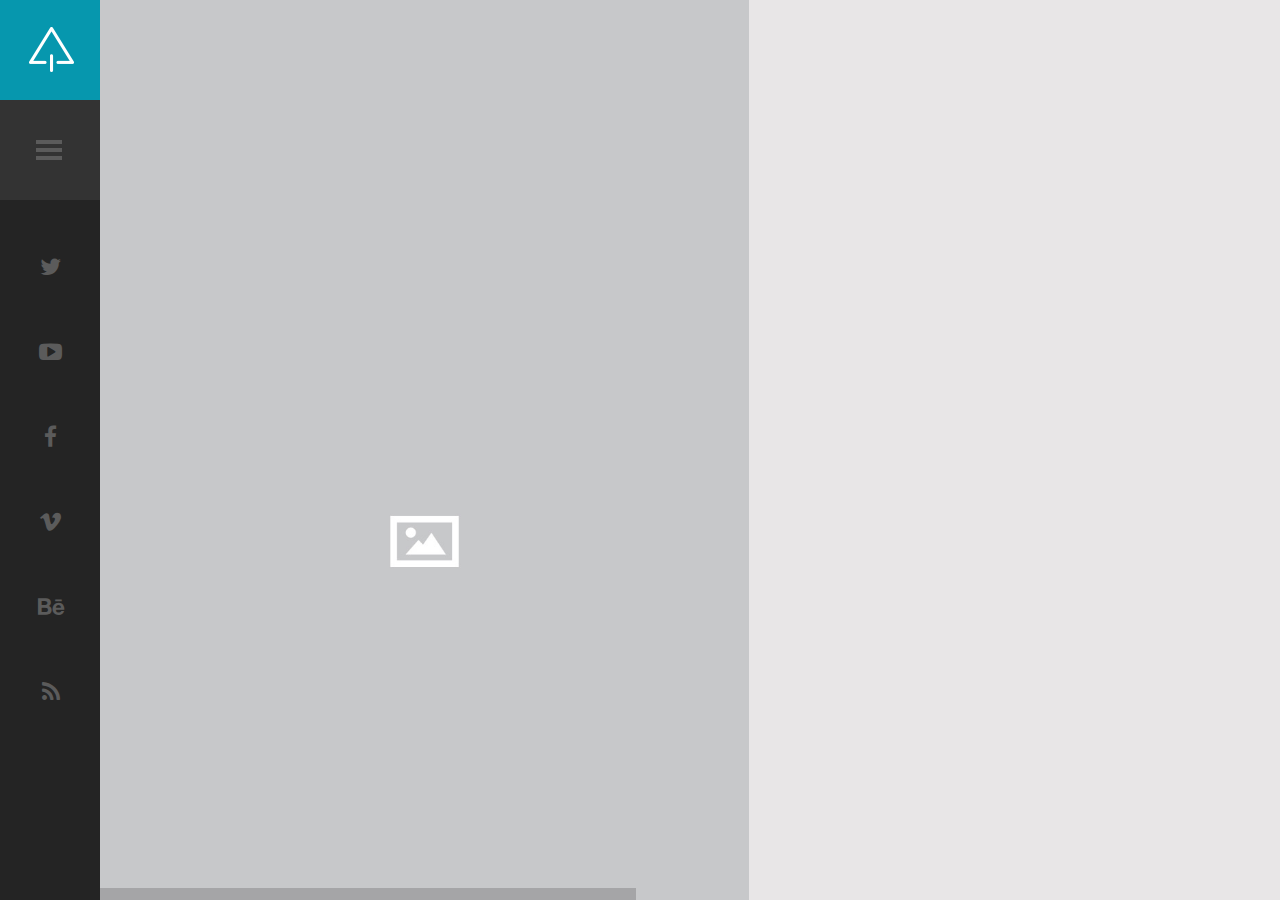
<file: scroll.html>
<!DOCTYPE HTML>
<html lang="en-US">
    <head>
        <title>Suppablog - Minimal Blog Html Template</title>
        <meta http-equiv="Content-Type" content="text/html; charset=UTF-8">
        <meta name="description" content="Template by Colorlib" />
        <meta name="keywords" content="HTML, CSS, JavaScript, PHP" />
        <meta name="author" content="Colorlib" />
        <meta name="viewport" content="width=device-width, initial-scale=1, maximum-scale=1">

        <link rel="shortcut icon" href="images/favicon.png" />
        <link href='http://fonts.googleapis.com/css?family=Montserrat:400,700%7CLibre+Baskerville:400,400italic,700' rel='stylesheet' type='text/css'>
        <link rel="stylesheet" type="text/css"  href='css/clear.css' />
        <link rel="stylesheet" type="text/css"  href='css/common.css' />
        <link rel="stylesheet" type="text/css"  href='css/font-awesome.min.css' />
        <link rel="stylesheet" type="text/css"  href='css/carouFredSel.css' />
        <link rel="stylesheet" type="text/css"  href='css/sm-clean.css' />
        <link rel="stylesheet" type="text/css"  href='style.css' />

        <!--[if lt IE 9]>
                <script src="js/html5.js"></script>
        <![endif]-->

    </head>


    <body class="page-scroll">

        <!-- Preloader Gif -->
        <table class="doc-loader">
            <tbody>
                <tr>
                    <td>
                        <img src="images/ajax-document-loader.gif" alt="Loading...">
                    </td>
                </tr>
            </tbody>
        </table>

        <!-- Left Sidebar -->
        <div id="sidebar" class="sidebar">
            <div class="menu-left-part">
                <div class="search-holder">
                    <label>
                        <input type="search" class="search-field" placeholder="Type here to search..." value="" name="s" title="Search for:">
                    </label>
                </div>
                <div class="site-info-holder">
                    <h1 class="site-title">Suppablog</h1>
                    <p class="site-description">
                        Suppablog is simple and yet cool wordpress theme to lorem ipsum dolor sit.
                    </p>
                </div>
                <nav id="header-main-menu">
                    <ul class="main-menu sm sm-clean">
                        <li><a href="index.html">Home</a></li>
                        <li><a href="about.html">About</a></li>
                        <li><a href="scroll.html" class="current">Scroll</a></li>
                        <li><a href="contact.html">Contact</a></li>
                    </ul>
                </nav>
                <footer>
                    <div class="footer-info">
                        © 2018 SUPPABLOG HTML TEMPLATE. <br> CRAFTED WITH <i class="fa fa-heart"></i> BY <a href="https://colorlib.com">COLORLIB</a>.
                    </div>
                </footer>
            </div>
            <div class="menu-right-part">
                <div class="logo-holder">
                    <a href="index.html">
                        <img src="images/logo.png" alt="Suppablog WP">
                    </a>
                </div>
                <div class="toggle-holder">
                    <div id="toggle">
                        <div class="menu-line"></div>
                    </div>
                </div>
                <div class="social-holder">
                    <div class="social-list">
                        <a href="#"><i class="fa fa-twitter"></i></a>
                        <a href="#"><i class="fa fa-youtube-play"></i></a>
                        <a href="#"><i class="fa fa-facebook"></i></a>
                        <a href="#"><i class="fa fa-vimeo"></i></a>
                        <a href="#"><i class="fa fa-behance"></i></a>
                        <a href="#"><i class="fa fa-rss"></i></a>
                    </div>
                </div>
                <div class="fixed scroll-top"><i class="fa fa-caret-square-o-up" aria-hidden="true"></i></div>
            </div>
            <div class="clear"></div>
        </div>

        <!-- Scroll Content -->
        <div id="content" class="site-content">
            <div class="full-screen-scroll">
                <ul id="cbp-bislideshow" class="cbp-bislideshow scroll">
                    <li style="background-image: url('demo-images/featured-image.jpg');">
                        <article class="entry-holder">
                            <h2 class="entry-title">
                                <a href="single.html">Whatever is begun in anger ends in shame</a>
                            </h2>
                            <div class="info-holder">
                                <div class="cat-links">
                                    <ul>
                                        <li>
                                            <a href="#">Crafting</a>
                                        </li>
                                    </ul>
                                </div>
                                <div class="entry-date published">February 12, 2016</div>
                            </div>
                            <div class="excerpt">Now when I had mastered the language of this water and had come to know every trifling feature that bordered the great river as familiarly as I knew the letters of the alphabet, I had made a valuable acquisition. &nbsp; I still keep in mind a certain wonderful sunset which I witnessed when and steamboating<a class="read-more" href="single.html"></a></div>
                            <div class="clear"></div>
                        </article>
                    </li>

                    <li style="background-image: url('demo-images/01.jpg');">
                        <article class="entry-holder">
                            <h2 class="entry-title">
                                <a href="single.html">Whatever is begun in anger ends in shame</a>
                            </h2>
                            <div class="info-holder">
                                <div class="cat-links">
                                    <ul>
                                        <li>
                                            <a href="#">Crafting</a>
                                        </li>
                                    </ul>
                                </div>
                                <div class="entry-date published">February 12, 2016</div>
                            </div>
                            <div class="excerpt">Now when I had mastered the language of this water and had come to know every trifling feature that bordered the great river as familiarly as I knew the letters of the alphabet, I had made a valuable acquisition. &nbsp; I still keep in mind a certain wonderful sunset which I witnessed when and steamboating<a class="read-more" href="single.html"></a></div>
                            <div class="clear"></div>
                        </article>
                    </li>

                    <li style="background-image: url('demo-images/02.jpg');">
                        <article class="entry-holder">
                            <h2 class="entry-title">
                                <a href="single.html">Whatever is begun in anger ends in shame</a>
                            </h2>
                            <div class="info-holder">
                                <div class="cat-links">
                                    <ul>
                                        <li>
                                            <a href="#">Crafting</a>
                                        </li>
                                    </ul>
                                </div>
                                <div class="entry-date published">February 12, 2016</div>
                            </div>
                            <div class="excerpt">Now when I had mastered the language of this water and had come to know every trifling feature that bordered the great river as familiarly as I knew the letters of the alphabet, I had made a valuable acquisition. &nbsp; I still keep in mind a certain wonderful sunset which I witnessed when and steamboating<a class="read-more" href="single.html"></a></div>
                            <div class="clear"></div>
                        </article>
                    </li>

                    <li style="background-image: url('demo-images/03.jpg');">
                        <article class="entry-holder">
                            <h2 class="entry-title">
                                <a href="single.html">Whatever is begun in anger ends in shame</a>
                            </h2>
                            <div class="info-holder">
                                <div class="cat-links">
                                    <ul>
                                        <li>
                                            <a href="#">Crafting</a>
                                        </li>
                                    </ul>
                                </div>
                                <div class="entry-date published">February 12, 2016</div>
                            </div>
                            <div class="excerpt">Now when I had mastered the language of this water and had come to know every trifling feature that bordered the great river as familiarly as I knew the letters of the alphabet, I had made a valuable acquisition. &nbsp; I still keep in mind a certain wonderful sunset which I witnessed when and steamboating<a class="read-more" href="single.html"></a></div>
                            <div class="clear"></div>
                        </article>
                    </li>
                </ul>
            </div>
            <div class="clear"></div>
        </div>



        <!--Load JavaScript-->
        <script type="text/javascript" src="js/jquery.js"></script>
        <script type='text/javascript' src='js/imagesloaded.pkgd.js'></script>
        <script type='text/javascript' src='js/jquery.nicescroll.min.js'></script>
        <script type='text/javascript' src='js/jquery.smartmenus.min.js'></script>
        <script type='text/javascript' src='js/jquery.carouFredSel-6.0.0-packed.js'></script>
        <script type='text/javascript' src='js/jquery.mousewheel.min.js'></script>
        <script type='text/javascript' src='js/jquery.touchSwipe.min.js'></script>
        <script type='text/javascript' src='js/jquery.easing.1.3.js'></script>
        <script type='text/javascript' src='js/main.js'></script>
    </body>
</html>
</file>
<file: css/clear.css>
html, body, div, span, object, iframe,
h1, h2, h3, h4, h5, h6, p, blockquote, pre,
abbr, address, cite, code,
del, dfn, em, img, ins, kbd, q, samp,
small, strong, sub, sup, var,
b, i, ol, ul, li,
fieldset, form, label, legend,
table, caption, tbody, tfoot, thead, tr, th, td,
article, aside, canvas, details, figcaption, figure, 
footer, header, hgroup, menu, nav, section, summary,
time, mark, audio, video {
    margin:0;
    padding:0;
    border:0;
    outline: none;
    font-size:100%;
    vertical-align:baseline;
    background:transparent;
}

body {
    line-height:1;
}

article,aside,details,figcaption,figure,
footer,header,hgroup,menu,nav,section { 
    display:block;
}

nav ul,ul,ol {
    list-style:none;
}

blockquote, q {
    quotes:none;
}

blockquote:before, blockquote:after,
q:before, q:after {
    content:'';
    content:none;
}

a {
    margin:0;
    padding:0;
    font-size:100%;
	outline: none;
    vertical-align:baseline;
    background:transparent;
}

ins {
    background-color:#ff9;
    color:#000;
    text-decoration:none;
}

mark {
    background-color:#ff9;
    color:#000; 
    font-style:italic;
    font-weight:bold;
}

del {
    text-decoration: line-through;
}

abbr[title], dfn[title] {
    border-bottom:1px dotted;
    cursor:help;
}

table {
    border-collapse:collapse;
    border-spacing:0;
}

hr {
    display:block;
    height:1px;
    border:0;   
    border-top:1px solid #cccccc;
    margin:1em 0;
    padding:0;
}

input, select {
    vertical-align:middle;
}

input:focus, textarea:focus
{
    outline: none;
}
</file>
<file: css/common.css>
.block
{
    display: block;
}
.hidden
{
    display: none;
}
.clear
{
    clear: both;
}
.left
{
    float: left;
}
.right
{
    float: right;
}
.line-height
{
    line-height: 0;
}
.clear-right
{
    clear: right;
}
.clear-left
{
    clear: left;
}
.center-relative
{
    margin-left: auto;
    margin-right: auto;
}
.center-absolute
{
    left: 50%;
}
.center-text
{
    text-align: center !important;
}
.text-left
{
    text-align: left;
}
.text-right
{
    text-align: right;
}
.absolute
{
    position: absolute;
}
.fixed
{
    position: fixed;
}
.relative
{
    position: relative;
}
.sticky
{
    height: auto;
}
.margin-0, .margin-0 img
{
    margin: 0 !important;
    line-height: 0;
}
.top-0
{
    margin-top: 0 !important;
}
.top-5
{
    margin-top: 5px !important;	
}
.top-10
{
    margin-top: 10px;	
}
.top-15
{
    margin-top: 15px;	
}
.top-20
{
    margin-top: 20px;
}
.top-25
{
    margin-top: 25px;	
}
.top-30
{
    margin-top: 30px;	
}
.top-50
{
    margin-top: 50px;	
}
.top-60
{
    margin-top: 60px;	
}
.top-70
{
    margin-top: 70px;	
}
.top-75
{
    margin-top: 75px;	
}
.top-80
{
    margin-top: 80px;
}
.top-100
{
    margin-top: 100px;	
}
.top-105
{
    margin-top: 105px;	
}
.top-120
{
    margin-top: 120px;
}
.top-150
{
    margin-top: 150px;	
}
.top-200
{
    margin-top: 200px;	
}
.top-negative-30
{
    margin-top: -30px;
}
.left-35
{
    margin-left:35px;
}
.right-35
{
    margin-right:35px;
}
.bottom-0
{
    margin-bottom: 0 !important;
}
.bottom-10
{
    margin-bottom: 10px !important;
}
.bottom-20
{
    margin-bottom: 20px !important;
}
.bottom-25
{
    margin-bottom: 25px !important;
}
.bottom-30
{
    margin-bottom: 30px !important;
}
.bottom-50
{
    margin-bottom: 50px !important;
}
.bottom-100
{
    margin-bottom: 100px !important;
}
.bottom-150
{
    margin-bottom: 150px !important;
}
.bottom-200
{
    margin-bottom: 200px !important;
}
.width-25
{
    width: 25%;
}
.width-50
{
    width: 50%;
}
.width-75
{
    width: 75%;
}
.width-85
{
    width: 85%;
}
.width-100
{
    width: 100%;
}
blockquote:before 
{
    content: '\201C';
    font-size: 180px;
    line-height: 0;
    font-family: 'Montserrat', sans-serif, Arial;
    vertical-align: -65px;
    color: #0697ae;
    text-align: center;
    display: block;
}
blockquote
{
    margin-top: 110px;
    margin-bottom: 60px;
    font-family: 'Montserrat', sans-serif, Arial;
    font-size: 22px;
    line-height: 35px;
    color: #b0c2c2;
}
blockquote.inline-blockquote
{
    width: 395px;
    float: left;
    margin-left: -170px;
    margin-right: 70px;
}
.wrap-blockquote
{
    display: inline;
}
address
{
    font-size: 32px;
    line-height: 50px;
    font-style: normal;
}
iframe
{
    width: 100%;
}
a.button
{
    display: inline-block;
    border: 3px solid;
    text-align: center;
    padding: 15px 40px;
    cursor: pointer;
    margin-bottom: 25px;
    vertical-align: middle;
    text-decoration: none;
}
a.button:active
{
    position: relative;
    top: 1px;	
}
h1,h2,h3,h4,h5,h6
{
    padding: 20px 0;
}
h1
{
    font-size: 38px;
    line-height: 38px;    
}
h2
{
    font-size: 34px;    
    line-height: 34px;    
}
h3
{
    font-size: 32px;  
    line-height: 32px;    
}
h4
{
    font-size: 30px;    
}
h5
{
    font-size: 28px;   
}
h6
{
    font-size: 26px;    
}
em
{
    font-style: italic;
}
ol
{
    list-style-type: decimal;
}
pre
{
    word-wrap: break-word;
}
.single-content table, .single-content th, .single-content td, .page-content table, .page-content th, .page-content td
{
    border:1px solid black;
    padding: 10px;
    vertical-align: middle;
}
sup
{
    vertical-align: super;
    font-size: smaller;
}
sub
{
    vertical-align: sub;
    font-size: smaller;
}
.single-content ol
{
    display: block;
    list-style-type: decimal;
    margin: 0 0 14px 17px;
}
.single-content ul
{
    display: block;
    list-style-type: disc;
    margin: 0 0 14px 17px;
}

/* COLUMNS */

.one,  .one_half,  .one_third,  .two_third,  .three_fourth, 
.one_fourth{
    margin-right: 100px;
    float: left;
    position: relative;
    margin-bottom: 30px;
}

.last{
    margin-right: 0 !important;
    clear: right;
}

.one{
    float: none;
    display: block;
    clear: both;
    margin-right: 0;
}

.one_half{
    width: 400px;    
}

.one_third{
    width: 233px;
}

.two_third{
    width: 566px;
}

.one_fourth{
    width: 150px;
}

.three_fourth{
    width: 650px;
}

.one img,  .one_half img,  .one_third img,  .two_third img, 
.three_fourth img,  .one_fourth img{
    max-width: 100%;
    height: auto;
    max-height: 100%;
    width: auto;	
}

.team-holder .one
{
    margin: 0;
}

.team-holder .one_half
{
    width: 50%;
    width: calc(100% / 2);   
    margin: 0;
}

.team-holder .one_third
{
    width: 33%;
    width: calc(100% / 3);
    margin: 0;
}

.team-holder .one_fourth
{
    width: 25%;
    width: calc(100% / 4);   
    margin: 0;    
}

/* MENU */

/* Mobile first layout SmartMenus Core CSS (it's not recommended editing these rules)
   You need this once per page no matter how many menu trees or different themes you use.
-------------------------------------------------------------------------------------------*/

.sm,.sm ul,.sm li{display:block;list-style:none;margin:0;padding:0;line-height:normal;direction:ltr;-webkit-tap-highlight-color:rgba(0,0,0,0);}
.sm-rtl,.sm-rtl ul,.sm-rtl li{direction:rtl;text-align:right;}
.sm>li>h1,.sm>li>h2,.sm>li>h3,.sm>li>h4,.sm>li>h5,.sm>li>h6{margin:0;padding:0;}
.sm ul{display:none;}
.sm li,.sm a{position:relative;}
.sm a{display:block;}
.sm a.disabled{cursor:not-allowed;}
.sm:after{content:"\00a0";display:block;height:0;font:0px/0 serif;clear:both;visibility:hidden;overflow:hidden;}
.sm,.sm *,.sm *:before,.sm *:after{-moz-box-sizing:border-box;-webkit-box-sizing:border-box;box-sizing:border-box;}




/* WP DEFAULT CLASSES */

.alignnone {
    margin: 5px 20px 20px 0;
}

.aligncenter,
div.aligncenter {
    display: block;
    margin: 5px auto 5px auto;
}

.alignright {
    float:right;
    margin: 5px 0 20px 20px;
}

.alignleft {
    float: left;
    margin: 5px 20px 20px 0;
}

.aligncenter {
    display: block;
    margin: 5px auto 5px auto;
}

a img.alignright {
    float: right;
    margin: 5px 0 20px 20px;
}

a img.alignnone {
    margin: 20px 0px;
}

a img.alignleft {
    float: left;
    margin: 5px 20px 20px 0;
}

a img.aligncenter {
    display: block;
    margin-left: auto;
    margin-right: auto
}

.wp-caption {
    max-width: 100%;
    text-align: center;
    font-family: 'Montserrat', sans-serif, Arial;
}

.wp-caption.alignnone {
    margin: 20px 0px;
}

.wp-caption.alignleft {
    margin: 5px 20px 20px 0;
    text-align: left;
}

.wp-caption.alignright {
    margin: 5px 0 20px 20px;
    text-align: right;
}

.wp-caption img {
    width: auto;
    height: auto;
    max-width: 100%;
    max-height: 100%;
}

.wp-caption p.wp-caption-text {
    font-size: 18px;
    margin-bottom: 50px;
    padding: 5px 50px;
    background-color: #8f939e;
    display: inline-block;
    color: #fff;
}
.gallery-caption
{
    font-size: 100%;
}
.bypostauthor
{
    font-size: 100%;
}
/* Text meant only for screen readers. */
.screen-reader-text {
    clip: rect(1px, 1px, 1px, 1px);
    position: absolute !important;
    height: 1px;
    width: 1px;
    overflow: hidden;
}

.screen-reader-text:focus {
    background-color: #f1f1f1;
    border-radius: 3px;
    box-shadow: 0 0 2px 2px rgba(0, 0, 0, 0.6);
    clip: auto !important;
    color: #21759b;
    display: block;
    font-size: 14px;
    font-size: 0.875rem;
    font-weight: bold;
    height: auto;
    left: 5px;
    line-height: normal;
    padding: 15px 23px 14px;
    text-decoration: none;
    top: 5px;
    width: auto;
    z-index: 100000; /* Above WP toolbar. */
}



.cbp-bislideshow {
    list-style: none;
    width: 100%;
    height: 100%;
    position: fixed;
    top: 0;
    left: 0;
    z-index: -1;
    padding: 0;
    margin: 0;
}

.cbp-bislideshow li {
    position: absolute;
    width: 100%;
    height: 100%;
    top: 0;
    left: 0;
    opacity: 0;
    -webkit-transition: opacity 1s;
    -moz-transition: opacity 1s;
    -ms-transition: opacity 1s;
    -o-transition: opacity 1s;
    transition: opacity 1s;
}


/* If background-size supported we'll add the images to the background of the li */

.backgroundsize .cbp-bislideshow li {
    -webkit-background-size: cover;
    -moz-background-size: cover;
    background-size: cover;
    background-position: center center;
}

/* ...and hide the images */
.backgroundsize .cbp-bislideshow li img {
    display: none;
}

.cbp-bislideshow li img {
    display: block;
    width: 100%;
}

.cbp-bicontrols {
    position: fixed;
    width: 300px;
    height: 100px;
    margin: -50px 0 0 -150px;
    bottom: 0;
    right: 0;
}

.cbp-bicontrols span {
    float: left;
    width: 100px;
    height: 100px;
    position: relative;
    cursor: pointer;
    display: inline-block;
    font: normal normal normal 14px/1 FontAwesome;
    font-size: inherit;
    text-rendering: auto;
    -webkit-font-smoothing: antialiased;
    -moz-osx-font-smoothing: grayscale;
}

.cbp-bicontrols span:before {
    position: absolute;
    width: 100%;
    height: 100%;
    top: 0;
    left: 0;
    text-align: center;    
    speak: none;
    font-style: normal;
    font-weight: normal;
    font-variant: normal;
    text-transform: none;
    line-height: 100px;
    font-size: 80px;
    color: #fff;
    -webkit-font-smoothing: antialiased;
    opacity: 0.7;
}

.cbp-bicontrols span:hover:before {
    opacity: 1;
}

.cbp-bicontrols span:active:before {
    top: 2px;
}

span.cbp-biplay:before {
    content: "\f01d";
}

span.cbp-bipause:before {
    content: "\f28c";
}

span.cbp-binext:before {
    content: "\f105";
}

span.cbp-biprev:before {
    content: "\f104";
}

.cbp-bicontrols span.cbp-binext {
    float: right;
}

/* Fallback */

.no-js.no-backgroundsize .cbp-bislideshow li:first-child {
    opacity: 1;
}

.no-js.backgroundsize .cbp-bislideshow li:first-child img {
    display: block;
}
</file>
<file: css/carouFredSel.css>
.list_carousel.responsive {	
	margin-left: 0;
	width: 91%;
}
.list_carousel ul {
	margin: 0;
	padding: 0;
	list-style: none;
	display: block;
}
.list_carousel li {
	text-align: center;		
	padding: 0;
	display: block;
	float: left;
	position: relative;
}	
.list_carousel li img{
	width: 100% !important;
	height: auto !important;
	max-width: none !important;
	max-height: none !important;
}
a.image_slider_prev{background-image: url(../images/navigation_arrows_left.png); width: 105px; height: 90px; z-index: 2;}
a.image_slider_prev:hover{background-position: 0 -90px;}
a.image_slider_next{background-image: url(../images/navigation_arrows_right.png); width: 105px; height: 90px; z-index: 2;}
a.image_slider_next:hover{background-position: 0 -90px;}
.carousel_pagination {margin-top: 50px; margin-bottom: 50px; margin-left: 160px;z-index: 1;position: relative;}
.carousel_pagination a {margin: 0 0 0 9px; float: left;}
.carousel_pagination a:first-child {margin: 0;}
.carousel_pagination a {width: 18px; height: 18px; border-radius: 90%; display: block; cursor: pointer; text-indent: -9999px;}
.caroufredsel_wrapper{z-index: 1 !important; margin-top: 0 !important; margin-left: 0 !important;}
</file>
<file: css/sm-clean.css>
.sm-clean {
    background: #eeeeee;
    -webkit-border-radius: 5px;
    -moz-border-radius: 5px;
    -ms-border-radius: 5px;
    -o-border-radius: 5px;
    border-radius: 5px;
}
.sm-clean a, .sm-clean a:hover, .sm-clean a:focus, .sm-clean a:active {
    padding: 13px 20px;
    /* make room for the toggle button (sub indicator) */
    padding-right: 58px;
    font-size: 18px;
    font-weight: normal;
    line-height: 24px;
    text-decoration: none;
}
.sm-clean a.current {
    color: #d23600;
}
.sm-clean a.disabled {
    color: #bbbbbb;
}
.sm-clean a span.sub-arrow {
    position: absolute;
    top: 50%;
    margin-top: -17px;
    left: auto;
    right: -45px;
    width: 34px;
    height: 34px;
    overflow: hidden;
    font: bold 16px/34px monospace !important;
    text-align: center;
    text-shadow: none;
    -webkit-border-radius: 5px;
    -moz-border-radius: 5px;
    -ms-border-radius: 5px;
    -o-border-radius: 5px;
    border-radius: 5px;
}
.sm-clean a.highlighted span.sub-arrow:before {
    display: block;
    content: '-';
}
.sm-clean > li:first-child > a, .sm-clean > li:first-child > :not(ul) a {
    -webkit-border-radius: 5px 5px 0 0;
    -moz-border-radius: 5px 5px 0 0;
    -ms-border-radius: 5px 5px 0 0;
    -o-border-radius: 5px 5px 0 0;
    border-radius: 5px 5px 0 0;
}
.sm-clean > li:last-child > a, .sm-clean > li:last-child > *:not(ul) a, .sm-clean > li:last-child > ul,
.sm-clean > li:last-child > ul > li:last-child > a, .sm-clean > li:last-child > ul > li:last-child > *:not(ul) a, .sm-clean > li:last-child > ul > li:last-child > ul,
.sm-clean > li:last-child > ul > li:last-child > ul > li:last-child > a, .sm-clean > li:last-child > ul > li:last-child > ul > li:last-child > *:not(ul) a, .sm-clean > li:last-child > ul > li:last-child > ul > li:last-child > ul,
.sm-clean > li:last-child > ul > li:last-child > ul > li:last-child > ul > li:last-child > a, .sm-clean > li:last-child > ul > li:last-child > ul > li:last-child > ul > li:last-child > *:not(ul) a, .sm-clean > li:last-child > ul > li:last-child > ul > li:last-child > ul > li:last-child > ul,
.sm-clean > li:last-child > ul > li:last-child > ul > li:last-child > ul > li:last-child > ul > li:last-child > a, .sm-clean > li:last-child > ul > li:last-child > ul > li:last-child > ul > li:last-child > ul > li:last-child > *:not(ul) a, .sm-clean > li:last-child > ul > li:last-child > ul > li:last-child > ul > li:last-child > ul > li:last-child > ul {
    -webkit-border-radius: 0 0 5px 5px;
    -moz-border-radius: 0 0 5px 5px;
    -ms-border-radius: 0 0 5px 5px;
    -o-border-radius: 0 0 5px 5px;
    border-radius: 0 0 5px 5px;
}
.sm-clean > li:last-child > a.highlighted, .sm-clean > li:last-child > *:not(ul) a.highlighted,
.sm-clean > li:last-child > ul > li:last-child > a.highlighted, .sm-clean > li:last-child > ul > li:last-child > *:not(ul) a.highlighted,
.sm-clean > li:last-child > ul > li:last-child > ul > li:last-child > a.highlighted, .sm-clean > li:last-child > ul > li:last-child > ul > li:last-child > *:not(ul) a.highlighted,
.sm-clean > li:last-child > ul > li:last-child > ul > li:last-child > ul > li:last-child > a.highlighted, .sm-clean > li:last-child > ul > li:last-child > ul > li:last-child > ul > li:last-child > *:not(ul) a.highlighted,
.sm-clean > li:last-child > ul > li:last-child > ul > li:last-child > ul > li:last-child > ul > li:last-child > a.highlighted, .sm-clean > li:last-child > ul > li:last-child > ul > li:last-child > ul > li:last-child > ul > li:last-child > *:not(ul) a.highlighted {
    -webkit-border-radius: 0;
    -moz-border-radius: 0;
    -ms-border-radius: 0;
    -o-border-radius: 0;
    border-radius: 0;
}
.sm-clean > li:first-child {
    border-top: 0;
}
.sm-clean ul {
    padding-left: 35px;
}
.sm-clean ul a, .sm-clean ul a:hover, .sm-clean ul a:focus, .sm-clean ul a:active {
    font-size: 16px;
}
.sm-clean ul ul ul a,
.sm-clean ul ul ul a:hover,
.sm-clean ul ul ul a:focus,
.sm-clean ul ul ul a:active {
    border-left: 24px solid transparent;
}
.sm-clean ul ul ul ul a,
.sm-clean ul ul ul ul a:hover,
.sm-clean ul ul ul ul a:focus,
.sm-clean ul ul ul ul a:active {
    border-left: 32px solid transparent;
}
.sm-clean ul ul ul ul ul a,
.sm-clean ul ul ul ul ul a:hover,
.sm-clean ul ul ul ul ul a:focus,
.sm-clean ul ul ul ul ul a:active {
    border-left: 40px solid transparent;
}

.main-menu ul 
{
    width: 12em; /* fixed width only please - you can use the "subMenusMinWidth"/"subMenusMaxWidth" script options to override this if you like */
}

.sm-clean a, .sm-clean a:hover, .sm-clean a:focus, .sm-clean a:active
{
    padding-right: 0;
    padding-left: 0;
}

a.has-submenu
{
    display: inline-block;
}
</file>
<file: style.css>
html
{
    overflow: hidden;
}

body
{
    font-family: 'Libre Baskerville',sans-serif, Arial;;
    font-size: 18px; 	
    line-height: 35px;
    font-weight: 400;	
    letter-spacing: -1px;
    color: #404040;
    background-color: #fff;
}

.montserrat
{
    font-family: 'Montserrat', sans-serif, Arial;
}

body a
{
    text-decoration: none;
    color: #404040;    
    transition: color .2s linear, background-color .2s linear, border-color .2s linear;
}

body a:hover
{
    color: #0697AE;
}

input, textarea, select 
{
    -webkit-appearance: none;
}

::-moz-selection 
{ 
    background-color: #aabdbd; 
}
::selection 
{ 
    background-color: #aabdbd; 
}

.carousel_pagination a
{
    background-color: #C0D3D3;
}

.carousel_pagination a:hover
{
    background-color: #0697ae;
}

.carousel_pagination a.selected
{
    background-color: #0697ae;
}

.doc-loader 
{
    position: fixed;
    left: 0px;
    top: 0px;
    width: 100%;
    height: 100%;
    z-index: 99999;	
    background-color: white;
}

.doc-loader td 
{       
    text-align: center;
    vertical-align: middle;
}

.doc-loader img
{
    width: 150px;
    height: 150px;        
}

.nicescroll-rails
{
    z-index: 2 !important;
}

.nicescroll-rails-vr:hover
{
    cursor: pointer !important;
}

.nicescroll-rails-hr
{
    display: none !important;    
}

.content-660
{
    max-width: 660px;
}

.content-900
{
    max-width: 900px;
}

.content-1070
{
    max-width: 1070px;
}

.content-660 img, .content-1070 img, .content-900 img
{
    max-width: 100%;
    max-height: 100%;
    width: auto;
    height: auto;
}

.blur
{
    filter: blur(2px);
    -webkit-filter: blur(2px);
}

.scroll-top 
{   
    display: none;
    line-height: 0;
    z-index: 2;
    overflow: hidden;
    margin-left: 34px;
    bottom: 35px;
}

.scroll-top:hover
{
    cursor: pointer;
}

.scroll-top .fa
{
    font-size: 36px;
    width: 32px;
    color: #0697AE;
}

.scroll-top .fa:hover
{
    color: #47afbf;
}

.sidebar
{
    position: absolute;
    background-color: #2D2D2D;
    height: 100% !important;
    width: 420px;
    left: -320px;
    -webkit-transition: left 0.3s ease;
    -moz-transition: left 0.3s ease;
    -ms-transition: left 0.3s ease;
    -o-transition: left 0.3s ease;
    transition: left 0.3s ease;
    z-index: 3;
}

.sidebar.open
{
    left: 0;
}

.menu-left-part
{
    width: 320px;
    position: absolute;
    background: #333333;
    height: 100%;
    overflow-y: auto;
    overflow-x: hidden;
    z-index: 3; 
}

.search-field
{
    font-family: 'Montserrat', sans-serif, Arial;
    width: 100%;
    height: 100px;
    font-size: 18px;
    padding-left: 50px;
    background-color: #2D2D2D;
    color: #5B5B5B;
    border: none;
}

.search-field::-webkit-input-placeholder
{
    font-family: 'Montserrat', sans-serif, Arial;
    color: #5B5B5B;
}
.search-field::-moz-placeholder
{
    font-family: 'Montserrat', sans-serif, Arial;    
    color: #5B5B5B;
    opacity: 1;
}
.search-field:-ms-input-placeholder
{
    font-family: 'Montserrat', sans-serif, Arial;
    color: #5B5B5B;
    opacity: 1;
}
.search-field:-moz-placeholder
{
    font-family: 'Montserrat', sans-serif, Arial;
    color: #5B5B5B;
    opacity: 1;
}

.site-info-holder
{
    padding-left: 50px;
    padding-top: 15px;
}

.site-title
{
    font-family: 'Montserrat', sans-serif, Arial;
    color: #fff;
    font-size: 30px;
    line-height: 38px;
    font-weight: 700;
    padding: 20px 0;
}

.site-description
{
    font-family: 'Montserrat', sans-serif, Arial;
    color: #848484;
    font-size: 14px;
    line-height: 23px;
    max-width: 200px;
}

#header-main-menu
{
    font-family: 'Montserrat', sans-serif, Arial;
    padding-left: 50px;
    padding-top: 80px;    
}

.main-menu.sm-clean
{
    background-color: transparent;
    display: inline-block;
}

.sm-clean a
{
    color: #ffffff;
}

.sm-clean a.current, .sm-clean a:hover, .sm-clean a:focus, .sm-clean a:active, 
.sm-clean a.highlighted, .sm-clean ul a:hover, .sm-clean ul a:focus, 
.sm-clean ul a:active, .sm-clean ul a.highlighted
{
    color: #C0D3D3;
}

.sm-clean a span.sub-arrow
{
    color: #0697AE;
}

.main-menu.sm-clean .sub-menu li a
{
    color: #848484;
    text-transform: uppercase;
    font-size: 14px;
}

.menu-right-part
{
    float: right;
    width: 100px; 
    min-height: 100%;
    background-color: #242424;
}

.logo-holder
{
    line-height: 0;
    font-size: 0;
}

.logo-holder img
{
    max-width: 100%;
    max-height: 100%;
    width: 100%;
    height: auto;
}

#toggle
{
    height: 60px;
    padding: 20px 0;
    position: relative;
    background-color: #333333;
}

#toggle:hover
{
    cursor: pointer;
}

#toggle:before, #toggle:after
{
    content: '';
    height: 4px;
    width: 26px;    
    background: #5B5B5B;
    left: 36px;
    position: absolute;
    -webkit-transform-origin: 50% 50%;
    transform-origin: 50% 50%;
    -webkit-transition: -webkit-transform 0.25s;
    transition: transform 0.25s;
    top: 48px;
}

#toggle:before
{
    -webkit-transform: translate3d(0, -8px, 0);
    transform: translate3d(0, -8px, 0);
}

#toggle.on:before
{
    -webkit-transform: rotate3d(0, 0, 1, 45deg);
    transform: rotate3d(0, 0, 1, 45deg);
}

#toggle.on:after
{
    -webkit-transform: rotate3d(0, 0, 1, -45deg);
    transform: rotate3d(0, 0, 1, -45deg);
}

#toggle:after
{
    -webkit-transform: translate3d(0, 8px, 0);
    transform: translate3d(0, 8px, 0);
}

#toggle .menu-line
{
    width: 26px;
    height: 4px;
    background: #5B5B5B;
    left: 36px;
    position: absolute;
    -webkit-transition: opacity 0.25s;
    -moz-transition: opacity 0.25s;
    -ms-transition: opacity 0.25s;
    -o-transition: opacity 0.25s;
    transition: opacity 0.25s;
    top: 48px;
}

#toggle.on .menu-line
{
    opacity: 0;
}

.social-list
{
    text-align: center;
    color: #5B5B5B;
    font-size: 30px;
}

.social-list a
{
    padding-top: 80px;
    display: block;
    color: #5b5b5b;
}

.social-list a:hover
{
    color: #797979;
}

.site-content
{
    width: calc(100% - 100px);
    margin-left: 100px;
    padding-bottom: 100px;
    position: relative;
    -webkit-transition: margin 0.3s ease;
    -moz-transition: margin 0.3s ease;
    -ms-transition: margin 0.3s ease;
    -o-transition: margin 0.3s ease;
    transition: margin 0.3s ease;
}

body.page-scroll .site-content
{
    padding-bottom: 0;
}

body.open .site-content
{
    margin-left: 420px;
}


/* BLOG */

#blog-wrapper
{
    width: 50%;
    margin-left: 0;
    float: left;
}

.blog-holder
{
    padding-top: 100px;
    max-width: 470px;
    padding-bottom: 85px;
}

.blog-item-holder
{
    transition: .2s filter ease-in-out;
    -webkit-transition: .2s -webkit-filter ease-in-out;    
}

.featured-post
{
    padding-bottom: 105px;
}

.blog-item-holder.featured-post .entry-content .entry-title
{
    font-size: 48px;
    line-height: 50px;  
    padding-bottom: 40px;
}

.blog-item-holder .entry-content .entry-title a
{
    color: #242424;
}

.blog-item-holder .entry-content .entry-title a:hover
{
    color: #0697ae;
}

.blog-item-holder .entry-content .entry-title
{
    font-family: 'Montserrat', sans-serif, Arial;
    font-size: 30px;
    line-height: 30px;
    padding-top: 35px;
    padding-bottom: 0;
}

.excerpt
{
    font-size: 16px;
    line-height: 28px;
    color: #5d5d5d;
}

.read-more
{
    background-image: url('images/arrow.png');
    width: 30px;
    height: 30px;
    background-size: 30px;
    background-repeat: no-repeat;
    display: inline-block;
    vertical-align: -11px;
    margin-left: 15px;
}

.load-more-holder
{
    font-family: 'Montserrat', sans-serif, Arial;
    font-size: 18px;    
    font-weight: 700;
    color: #c0d3d3;
    display: block;
    max-width: 470px;
    margin-left: auto;
    margin-right: auto;
}

.more-posts
{ 
    display: block;
}

.more-posts
{
    color: #C0D3D3;
}

.more-posts:hover
{
    cursor: pointer;
    color: #aabdbd;
}

.featured-image-holder
{
    width: 50%;
    float: right;
}

.featured-post-image
{
    position: fixed;
    height: 100%;
    width: 50%;
    width: calc(50% - 50px);
    background-size: cover;
    background-position: center center;
}

.cat-links
{
    font-family: 'Montserrat', sans-serif, Arial;
    display: inline-block;    
    font-size: 16px;
    text-transform: uppercase;
    font-weight: 700;
}

.cat-links ul li 
{
    display: inline-block;
    margin-right: 5px;    
}

.cat-links ul li a
{
    color: #D8588C;
    font-size: 14px;    
}

.cat-links ul li:after 
{
    content: ",";
}

.cat-links ul li:last-child:after 
{
    display: none;
}

.published
{
    font-family: 'Montserrat', sans-serif, Arial;
    display: inline-block;
    font-size: 14px;
    text-transform: uppercase;
    font-weight: 700;
    color: #aabdbd;
}

.published:before
{
    content: "\2022";
    font-size: 14px;
    display: inline-block;
    margin-right: 10px;
}

.blog .excerpt
{
    font-size: 16px;
    line-height: 28px;
    color: #5d5d5d;
}

/* END BLOG */



/* FEATURED POSTS SCROLL PAGE */


.page-scroll .cbp-bislideshow li img
{
    display: none;
}

.page-scroll .nicescroll-rails-hr
{
    display: block !important;    
}

.full-screen-scroll .cbp-bislideshow
{
    width: 100%;
    width: calc(100% - 100px);
    left: 100px;    
    -webkit-transition: left 0.3s ease;
    -moz-transition: left 0.3s ease;
    -ms-transition: left 0.3s ease;
    -o-transition: left 0.3s ease;
    transition: left 0.3s ease;
}

.open .full-screen-scroll .cbp-bislideshow
{
    left: 420px;
}

#cbp-bislideshow.scroll
{
    overflow: auto;
}

.cbp-bislideshow.scroll li
{
    opacity: 1 !important;
    width: 45%;
    box-sizing: border-box;
    -moz-box-sizing: border-box;
    -webkit-box-sizing: border-box;
    background-size: cover;
}

.cbp-bislideshow.scroll li:last-child
{
    border: 0; 
}

.cbp-bislideshow.scroll li ul li
{
    position: relative;
    border: 0;
}

.full-screen-scroll article
{
    position: absolute;
    top: 0;
    left: 0;
    height: 100%;
    background: #fff;
    padding: 50px;
    max-width: 600px;
    z-index: 1;
}

.full-screen-scroll article
{
    padding: 0;
    width: 100%;
    max-width: 100%;
    opacity: 0;  
    -webkit-transition: opacity 0.3s ease;
    -moz-transition: opacity 0.3s ease;
    -ms-transition: opacity 0.3s ease;
    -o-transition: opacity 0.3s ease;
    transition: opacity 0.3s ease;
}

.cbp-bislideshow.scroll li:hover article
{
    opacity: 1;
}

.full-screen-scroll article .entry-title, .full-screen-scroll article .excerpt, .full-screen-scroll .info-holder
{
    max-width: 540px;
    margin-left: auto;
    margin-right: auto;
    padding-left: 10%;
    padding-right: 10%;
}

.full-screen-scroll .info-holder
{
    margin-bottom: 50px;
}

.full-screen-scroll h2.entry-title 
{
    font-family: 'Montserrat', sans-serif, Arial;
    font-size: 50px;
    line-height: 54px;
    margin-top: 150px;    
}

.full-screen-scroll h2.entry-title 
{
    margin-top: 160px;
}


/* END FEATURED POST SCROLL */



/* SINGLE POST */

.single-post article
{
    margin: 0 auto;
    text-align: justify;  
}

.single-post h1.entry-title
{
    font-family: 'Montserrat', sans-serif, Arial;
    margin-bottom: 30px;
    -ms-word-wrap: break-word;
    word-wrap: break-word;
    font-size: 48px;
    line-height: 50px;
    padding-top: 120px;
    text-align: left;
    width: 660px;
    max-width: 90%;
    margin-left: auto;
    margin-right: auto;
}

.post-info
{
    font-family: 'Montserrat', sans-serif, Arial;
    padding-bottom: 70px;    
}
/* END SINGLE POST */


/* DEFAULT PAGE */

.page .page-header-image
{
    line-height: 0;
}

.page .page-header-image img
{
    width: 100%;
    max-width: 100%;
    max-height: 100%;
    height: auto;
}

.page-template-default article
{
    padding-top: 110px;
}

.page h1.entry-title
{    
    font-family: 'Montserrat', sans-serif, Arial;    
    font-size: 22px;
    line-height: 35px;
}

/* END DEFAULT PAGE */


/* ABOUT PAGE */

.team-holder .member
{
    line-height: 0;
    font-size: 0;
}

.team-holder .member img
{
    width: 100%;
}

.team-holder .member-info 
{
    text-align: center;
    background-color: #F1F1F1;
    color: #0697AE;
}

.team-holder .member-name
{
    font-family: 'Montserrat', sans-serif, Arial;
    font-size: 20px;
    line-height: 28px;
    padding: 40px 60px 0px 60px;    
}

.team-holder .member-position
{
    font-family: 'Montserrat', sans-serif, Arial;
    font-size: 14px;
    line-height: 22px;
    padding: 10px 60px 0px 60px;
}

.team-holder .member-content
{
    font-size: 16px;
    line-height: 27px;
    color: #404040;
    padding: 40px 60px 40px 60px;
}

.team-holder .member.one img 
{
    width: 50%;
    display: inline-block;
}

.team-holder .member.one .member-info 
{
    display: inline-block;
    width: 50%;
    position: absolute;
    height: 100%;
    text-align: left;
}

/* END ABOUT PAGE */


/* CONTACT */

.page-header-map #map
{
    height: 450px;
}

.contact-form
{
    max-width: 100%;
    margin: 0 auto;
}

.contact-form input[type=text], .contact-form input[type=email], .contact-form textarea
{
    border: 0;
    border-bottom: 2px solid;
    padding-top: 13px;
    padding-bottom: 13px;
    margin: 30px 0;
    height: 28px;
    font-size: 16px;
    font-family: 'Montserrat', sans-serif, Arial;
    width: 100%;
    line-height: 25px;
}

.contact-form input[name="your-name"]
{
    margin-top: 0;
    padding-top: 0;
}

.contact-form textarea
{
    height: 150px;
}

.contact-form input[type=submit]
{	
    display: inline-block;
    border: 2px solid;
    text-align: center;
    padding: 30px 0px;
    cursor: pointer;
    margin-bottom: 25px;
    vertical-align: middle;
    text-decoration: none;
    background: transparent;
    font-family: 'Montserrat', sans-serif, Arial;
    font-weight: 700;
    width: 100%;
    font-size: 20px;
    transition: color .2s linear, background-color .2s linear, border-color .2s linear;
}
.contact-form input[type=submit]:hover
{
    color: #0697ae;
}

.contact-form input[type=text]::-webkit-input-placeholder, .contact-form input[type=email]::-webkit-input-placeholder, .contact-form textarea::-webkit-input-placeholder
{
    font-family: 'Montserrat', sans-serif, Arial;
    color: #404040;
    font-weight: 700;
    font-size: 20px;
    line-height: 25px;
    text-transform: uppercase;
}
.contact-form input[type=text]::-moz-placeholder, .contact-form input[type=email]::-moz-placeholder, .contact-form textarea::-moz-placeholder
{
    font-family: 'Montserrat', sans-serif, Arial;
    color: #404040;
    font-weight: 700;
    font-size: 20px;
    line-height: 25px;
    opacity: 1;
    text-transform: uppercase;
}
.contact-form input[type=text]:-ms-input-placeholder, .contact-form input[type=email]:-ms-input-placeholder, .contact-form textarea:-ms-input-placeholder
{
    font-family: 'Montserrat', sans-serif, Arial;
    color: #404040;
    font-weight: 700;
    font-size: 20px;
    line-height: 25px;
    text-transform: uppercase;
}
.contact-form input[type=text]:-moz-placeholder, .contact-form input[type=email]:-moz-placeholder, .contact-form textarea:-moz-placeholder
{
    font-family: 'Montserrat', sans-serif, Arial;
    color: #404040;
    font-weight: 700;
    font-size: 20px;
    line-height: 25px;
    opacity: 1;
    text-transform: uppercase;
}

/* END CONTACT */


/* FOOTER */

.footer-info
{
    font-family: 'Montserrat', sans-serif, Arial;
    padding-top: 150px;    
    padding-left: 50px;
    padding-right: 30px;
    padding-bottom: 60px;
    color: #848484;
    font-size: 10px;
    line-height: 16px;
    letter-spacing: 0;
}

.footer-info a
{
    color: #848484;
}

.footer-info .fa-heart
{
    color: #d8588c;
    padding-left: 3px;
    padding-right: 2px;   
    -webkit-animation: pulse 1s linear infinite;
    -moz-animation: pulse 1s linear infinite;
    -ms-animation: pulse 1s linear infinite;
    animation: pulse 1s infinite;
}

@keyframes "pulse" {
    0% { transform: scale(1.1); }
70% { transform: scale(0.8,0.8); }
80% { transform: scale(0.9,0.9); }
100% { transform: scale(1.1);  }
}

@-moz-keyframes pulse {
    0% { transform: scale(1.1); }
70% { transform: scale(0.8,0.8); }
80% { transform: scale(0.9,0.9); }
100% { transform: scale(1.1);  }
}

@-webkit-keyframes "pulse" {
    0% { transform: scale(1.1); }
70% { transform: scale(0.8,0.8); }
80% { transform: scale(0.9,0.9); }
100% { transform: scale(1.1);  }
}

@-ms-keyframes "pulse" {
    0% { transform: scale(1.1); }
70% { transform: scale(0.8,0.8); }
80% { transform: scale(0.9,0.9); }
100% { transform: scale(1.1);  }
}

/* END FOOTER */

/* RESPONSIVE PART */

@media screen and (max-width: 1650px) {

    .content-1070
    {
        width: 1070px;
        max-width: 90%;
    }

    .blog-holder 
    {
        padding-top: 100px;
        padding-bottom: 100px;
        padding-left: 10%;
        padding-right: 10%;
    }

    .cbp-bislideshow.scroll li
    {
        width: 55%;
    } 

    .page-template-default article
    {
        padding-top: 70px;
    }

}

@media screen and (max-height: 900px)
{
    .social-list
    {
        font-size: 23px;        
    }

    .social-list a 
    {
        padding-top: 50px;
    }
}

@media screen and (max-height: 700px)
{
    .social-list
    {
        font-size: 23px;        
    }

    .social-list a 
    {
        padding-top: 33px;
    }
}


@media screen and (max-width: 1340px) {    

    blockquote.inline-blockquote 
    {
        display: block !important;
        float: none;
        margin-left: 0;
        margin-right: 0;
        width: 100%;
    }

}

@media screen and (max-width: 1220px) {    

    .one_half
    {
        width: 48%;
    }

    .one_third
    {
        width: 30.6%;
    }

    .two_third
    {
        width: 65.1332%;
    }

    .one_fourth
    {
        width: 21.8%;
    }

    .three_fourth
    {
        width: 73.8%;
    }

    .one,  .one_half,  .one_third,  .two_third,  .three_fourth, .one_fourth
    {
        margin-right: 4%;
    }

    .header-holder 
    {
        padding-top: 85px;
    }

    .header-logo
    {
        float: none;
        display: block;    
        text-align: center;
        margin-bottom: 60px;
    }

    .header-menu
    {
        float: none;
    }

    .main-menu ul 
    {
        width: 12em;
    }

    .sm-clean a, .sm-clean a:hover, .sm-clean a:focus, .sm-clean a:active
    {
        padding-right: 0;
        padding-left: 0;
    }    

    #blog-wrapper
    {
        margin-top: 300px;
    }

    .featured-post-image
    {
        top: 0;
        left: 0;
        height: 300px;
        width: 100%;       
        position: absolute;
    }  

    #blog-wrapper 
    {
        width: 100%;
    }

    .blog-holder 
    {
        padding-top: 50px;
    }

    .blog-holder, .load-more-holder
    {
        padding-left: 10%;
        padding-right: 10%;
    }

    .featured-post 
    {
        padding-bottom: 15px;
    }

    .team-holder .member.one .member-info 
    {
        position: relative;
        vertical-align: top;
    }

}

@media screen and (max-width: 1020px) {    

    .one_half, .one_third, .one_fourth, .two_third, .three_fourth
    {
        width: 100%;
        float: none;
        margin-right: 0;
        margin-left: 0;        
    }

    .content-660
    {
        width: 660px;
        max-width: 90%;
    }

    .single-post article
    {
        padding: 0;
    }

    .single-post h1.entry-title
    {
        padding-top: 50px;
    }   

    .full-screen-scroll .cbp-bislideshow
    {
        position: relative;
        width: 100%;
        left: 0;
        z-index: 1;
    }

    .open .full-screen-scroll .cbp-bislideshow
    {
        left: 0;
    }

    .page-scroll .nicescroll-rails-hr
    {
        display: none !important;
    }

    .cbp-bislideshow.scroll li
    { 
        position: relative;
        width: 100%;
        height: auto;
        left: 0 !important;
        border-right: 0;
        border-bottom: 10px solid #2d2d2d;
    }

    .full-screen-scroll article
    {
        opacity: 0.9 !important;
        position: relative;
        padding: 50px 0px;
    }

    .full-screen-scroll h2.entry-title 
    {
        margin-top: 0;    
        font-size: 33px;
        line-height: 40px;
    }

    .team-holder .member.one img
    {
        display: block;
        margin: 0 auto;
        width: 400px;
        max-width: 90%;
    }

    .team-holder .member.one .member-info
    {
        display: block;
        width: 400px;
        max-width: 90%;
        margin: 0 auto;
        text-align: center;
        position: relative;
    }

    div.contact-form
    {
        margin-top: 100px;
    }   

    .page-header-map #map
    {
        height: 250px;
    }

    .page-template-default article 
    {
        padding-top: 50px;
    }

    .blog-holder 
    {
        padding-top: 50px;
    }

    .blog-item-holder.featured-post .entry-content .entry-title 
    {
        padding-top: 0;
    }

}

@media screen and (max-width: 500px) {   

    .blog-item-holder.featured-post .entry-content .entry-title 
    {
        font-size: 40px;
        line-height: 43px;
    }

    .sidebar
    {
        width: 360px;
    }

    .menu-right-part
    {
        width: 40px;
    }

    #toggle
    {
        padding: 0;
        height: 40px;
    }       

    #toggle .menu-line, #toggle:before, #toggle:after
    {
        width: 20px;
        left: 10px;
        top: 19px;
        height: 2px;
    }

    #toggle:before 
    {
        -webkit-transform: translate3d(0, -7px, 0);
        transform: translate3d(0, -7px, 0);
    }

    #toggle:after 
    {
        -webkit-transform: translate3d(0, 7px, 0);
        transform: translate3d(0, 7px, 0);
    }

    .social-list
    {
        font-size: 15px;
    }

    .social-list a 
    {
        padding-top: 10px;
    }

    .sidebar.open
    {
        width: 100%;
    }

    .open .menu-left-part
    {
        width: calc(100% - 100px);
    }

    .site-content 
    {
        width: calc(100% - 40px);
        margin-left: 40px;
    }

    body.open .site-content
    {
        z-index: -1;        
        margin-left: 40px;
    }

    .search-field
    {
        height: 40px;
        font-size: 14px;
    }

    .cat-links 
    {
        display: block;
        line-height: 22px;
        margin-top: 10px;
    }

    .cat-links:first-child 
    {
        margin-top: 0;
    }

    .published 
    {
        display: block;
        line-height: 22px;
    }

    .published:before
    {
        display: none;
    }

    .cat-links ul li:after
    {
        display: none;
    }

    .team-holder .member-content
    {
        padding-left: 5%;
        padding-right: 5%;
    }

    .scroll-top
    {
        margin-left: 4px;
    }

}
</file>
<file: client/css/clear.css>
html, body, div, span, object, iframe,
h1, h2, h3, h4, h5, h6, p, blockquote, pre,
abbr, address, cite, code,
del, dfn, em, img, ins, kbd, q, samp,
small, strong, sub, sup, var,
b, i, ol, ul, li,
fieldset, form, label, legend,
table, caption, tbody, tfoot, thead, tr, th, td,
article, aside, canvas, details, figcaption, figure, 
footer, header, hgroup, menu, nav, section, summary,
time, mark, audio, video {
    margin:0;
    padding:0;
    border:0;
    outline: none;
    font-size:100%;
    vertical-align:baseline;
    background:transparent;
}

body {
    line-height:1;
}

article,aside,details,figcaption,figure,
footer,header,hgroup,menu,nav,section { 
    display:block;
}

nav ul,ul,ol {
    list-style:none;
}

blockquote, q {
    quotes:none;
}

blockquote:before, blockquote:after,
q:before, q:after {
    content:'';
    content:none;
}

a {
    margin:0;
    padding:0;
    font-size:100%;
	outline: none;
    vertical-align:baseline;
    background:transparent;
}

ins {
    background-color:#ff9;
    color:#000;
    text-decoration:none;
}

mark {
    background-color:#ff9;
    color:#000; 
    font-style:italic;
    font-weight:bold;
}

del {
    text-decoration: line-through;
}

abbr[title], dfn[title] {
    border-bottom:1px dotted;
    cursor:help;
}

table {
    border-collapse:collapse;
    border-spacing:0;
}

hr {
    display:block;
    height:1px;
    border:0;   
    border-top:1px solid #cccccc;
    margin:1em 0;
    padding:0;
}

input, select {
    vertical-align:middle;
}

input:focus, textarea:focus
{
    outline: none;
}
</file>
<file: client/css/common.css>
.block
{
    display: block;
}
.hidden
{
    display: none;
}
.clear
{
    clear: both;
}
.left
{
    float: left;
}
.right
{
    float: right;
}
.line-height
{
    line-height: 0;
}
.clear-right
{
    clear: right;
}
.clear-left
{
    clear: left;
}
.center-relative
{
    margin-left: auto;
    margin-right: auto;
}
.center-absolute
{
    left: 50%;
}
.center-text
{
    text-align: center !important;
}
.text-left
{
    text-align: left;
}
.text-right
{
    text-align: right;
}
.absolute
{
    position: absolute;
}
.fixed
{
    position: fixed;
}
.relative
{
    position: relative;
}
.sticky
{
    height: auto;
}
.margin-0, .margin-0 img
{
    margin: 0 !important;
    line-height: 0;
}
.top-0
{
    margin-top: 0 !important;
}
.top-5
{
    margin-top: 5px !important;	
}
.top-10
{
    margin-top: 10px;	
}
.top-15
{
    margin-top: 15px;	
}
.top-20
{
    margin-top: 20px;
}
.top-25
{
    margin-top: 25px;	
}
.top-30
{
    margin-top: 30px;	
}
.top-50
{
    margin-top: 50px;	
}
.top-60
{
    margin-top: 60px;	
}
.top-70
{
    margin-top: 70px;	
}
.top-75
{
    margin-top: 75px;	
}
.top-80
{
    margin-top: 80px;
}
.top-100
{
    margin-top: 100px;	
}
.top-105
{
    margin-top: 105px;	
}
.top-120
{
    margin-top: 120px;
}
.top-150
{
    margin-top: 150px;	
}
.top-200
{
    margin-top: 200px;	
}
.top-negative-30
{
    margin-top: -30px;
}
.left-35
{
    margin-left:35px;
}
.right-35
{
    margin-right:35px;
}
.bottom-0
{
    margin-bottom: 0 !important;
}
.bottom-10
{
    margin-bottom: 10px !important;
}
.bottom-20
{
    margin-bottom: 20px !important;
}
.bottom-25
{
    margin-bottom: 25px !important;
}
.bottom-30
{
    margin-bottom: 30px !important;
}
.bottom-50
{
    margin-bottom: 50px !important;
}
.bottom-100
{
    margin-bottom: 100px !important;
}
.bottom-150
{
    margin-bottom: 150px !important;
}
.bottom-200
{
    margin-bottom: 200px !important;
}
.width-25
{
    width: 25%;
}
.width-50
{
    width: 50%;
}
.width-75
{
    width: 75%;
}
.width-85
{
    width: 85%;
}
.width-100
{
    width: 100%;
}
blockquote:before 
{
    content: '\201C';
    font-size: 180px;
    line-height: 0;
    font-family: 'Montserrat', sans-serif, Arial;
    vertical-align: -65px;
    color: #0697ae;
    text-align: center;
    display: block;
}
blockquote
{
    margin-top: 110px;
    margin-bottom: 60px;
    font-family: 'Montserrat', sans-serif, Arial;
    font-size: 22px;
    line-height: 35px;
    color: #b0c2c2;
}
blockquote.inline-blockquote
{
    width: 395px;
    float: left;
    margin-left: -170px;
    margin-right: 70px;
}
.wrap-blockquote
{
    display: inline;
}
address
{
    font-size: 32px;
    line-height: 50px;
    font-style: normal;
}
iframe
{
    width: 100%;
}
a.button
{
    display: inline-block;
    border: 3px solid;
    text-align: center;
    padding: 15px 40px;
    cursor: pointer;
    margin-bottom: 25px;
    vertical-align: middle;
    text-decoration: none;
}
a.button:active
{
    position: relative;
    top: 1px;	
}
h1,h2,h3,h4,h5,h6
{
    padding: 20px 0;
}
h1
{
    font-size: 38px;
    line-height: 38px;    
}
h2
{
    font-size: 34px;    
    line-height: 34px;    
}
h3
{
    font-size: 32px;  
    line-height: 32px;    
}
h4
{
    font-size: 30px;    
}
h5
{
    font-size: 28px;   
}
h6
{
    font-size: 26px;    
}
em
{
    font-style: italic;
}
ol
{
    list-style-type: decimal;
}
pre
{
    word-wrap: break-word;
}
.single-content table, .single-content th, .single-content td, .page-content table, .page-content th, .page-content td
{
    border:1px solid black;
    padding: 10px;
    vertical-align: middle;
}
sup
{
    vertical-align: super;
    font-size: smaller;
}
sub
{
    vertical-align: sub;
    font-size: smaller;
}
.single-content ol
{
    display: block;
    list-style-type: decimal;
    margin: 0 0 14px 17px;
}
.single-content ul
{
    display: block;
    list-style-type: disc;
    margin: 0 0 14px 17px;
}

/* COLUMNS */

.one,  .one_half,  .one_third,  .two_third,  .three_fourth, 
.one_fourth{
    margin-right: 100px;
    float: left;
    position: relative;
    margin-bottom: 30px;
}

.last{
    margin-right: 0 !important;
    clear: right;
}

.one{
    float: none;
    display: block;
    clear: both;
    margin-right: 0;
}

.one_half{
    width: 400px;    
}

.one_third{
    width: 233px;
}

.two_third{
    width: 566px;
}

.one_fourth{
    width: 150px;
}

.three_fourth{
    width: 650px;
}

.one img,  .one_half img,  .one_third img,  .two_third img, 
.three_fourth img,  .one_fourth img{
    max-width: 100%;
    height: auto;
    max-height: 100%;
    width: auto;	
}

.team-holder .one
{
    margin: 0;
}

.team-holder .one_half
{
    width: 50%;
    width: calc(100% / 2);   
    margin: 0;
}

.team-holder .one_third
{
    width: 33%;
    width: calc(100% / 3);
    margin: 0;
}

.team-holder .one_fourth
{
    width: 25%;
    width: calc(100% / 4);   
    margin: 0;    
}

/* MENU */

/* Mobile first layout SmartMenus Core CSS (it's not recommended editing these rules)
   You need this once per page no matter how many menu trees or different themes you use.
-------------------------------------------------------------------------------------------*/

.sm,.sm ul,.sm li{display:block;list-style:none;margin:0;padding:0;line-height:normal;direction:ltr;-webkit-tap-highlight-color:rgba(0,0,0,0);}
.sm-rtl,.sm-rtl ul,.sm-rtl li{direction:rtl;text-align:right;}
.sm>li>h1,.sm>li>h2,.sm>li>h3,.sm>li>h4,.sm>li>h5,.sm>li>h6{margin:0;padding:0;}
.sm ul{display:none;}
.sm li,.sm a{position:relative;}
.sm a{display:block;}
.sm a.disabled{cursor:not-allowed;}
.sm:after{content:"\00a0";display:block;height:0;font:0px/0 serif;clear:both;visibility:hidden;overflow:hidden;}
.sm,.sm *,.sm *:before,.sm *:after{-moz-box-sizing:border-box;-webkit-box-sizing:border-box;box-sizing:border-box;}




/* WP DEFAULT CLASSES */

.alignnone {
    margin: 5px 20px 20px 0;
}

.aligncenter,
div.aligncenter {
    display: block;
    margin: 5px auto 5px auto;
}

.alignright {
    float:right;
    margin: 5px 0 20px 20px;
}

.alignleft {
    float: left;
    margin: 5px 20px 20px 0;
}

.aligncenter {
    display: block;
    margin: 5px auto 5px auto;
}

a img.alignright {
    float: right;
    margin: 5px 0 20px 20px;
}

a img.alignnone {
    margin: 20px 0px;
}

a img.alignleft {
    float: left;
    margin: 5px 20px 20px 0;
}

a img.aligncenter {
    display: block;
    margin-left: auto;
    margin-right: auto
}

.wp-caption {
    max-width: 100%;
    text-align: center;
    font-family: 'Montserrat', sans-serif, Arial;
}

.wp-caption.alignnone {
    margin: 20px 0px;
}

.wp-caption.alignleft {
    margin: 5px 20px 20px 0;
    text-align: left;
}

.wp-caption.alignright {
    margin: 5px 0 20px 20px;
    text-align: right;
}

.wp-caption img {
    width: auto;
    height: auto;
    max-width: 100%;
    max-height: 100%;
}

.wp-caption p.wp-caption-text {
    font-size: 18px;
    margin-bottom: 50px;
    padding: 5px 50px;
    background-color: #8f939e;
    display: inline-block;
    color: #fff;
}
.gallery-caption
{
    font-size: 100%;
}
.bypostauthor
{
    font-size: 100%;
}
/* Text meant only for screen readers. */
.screen-reader-text {
    clip: rect(1px, 1px, 1px, 1px);
    position: absolute !important;
    height: 1px;
    width: 1px;
    overflow: hidden;
}

.screen-reader-text:focus {
    background-color: #f1f1f1;
    border-radius: 3px;
    box-shadow: 0 0 2px 2px rgba(0, 0, 0, 0.6);
    clip: auto !important;
    color: #21759b;
    display: block;
    font-size: 14px;
    font-size: 0.875rem;
    font-weight: bold;
    height: auto;
    left: 5px;
    line-height: normal;
    padding: 15px 23px 14px;
    text-decoration: none;
    top: 5px;
    width: auto;
    z-index: 100000; /* Above WP toolbar. */
}



.cbp-bislideshow {
    list-style: none;
    width: 100%;
    height: 100%;
    position: fixed;
    top: 0;
    left: 0;
    z-index: -1;
    padding: 0;
    margin: 0;
}

.cbp-bislideshow li {
    position: absolute;
    width: 100%;
    height: 100%;
    top: 0;
    left: 0;
    opacity: 0;
    -webkit-transition: opacity 1s;
    -moz-transition: opacity 1s;
    -ms-transition: opacity 1s;
    -o-transition: opacity 1s;
    transition: opacity 1s;
}


/* If background-size supported we'll add the images to the background of the li */

.backgroundsize .cbp-bislideshow li {
    -webkit-background-size: cover;
    -moz-background-size: cover;
    background-size: cover;
    background-position: center center;
}

/* ...and hide the images */
.backgroundsize .cbp-bislideshow li img {
    display: none;
}

.cbp-bislideshow li img {
    display: block;
    width: 100%;
}

.cbp-bicontrols {
    position: fixed;
    width: 300px;
    height: 100px;
    margin: -50px 0 0 -150px;
    bottom: 0;
    right: 0;
}

.cbp-bicontrols span {
    float: left;
    width: 100px;
    height: 100px;
    position: relative;
    cursor: pointer;
    display: inline-block;
    font: normal normal normal 14px/1 FontAwesome;
    font-size: inherit;
    text-rendering: auto;
    -webkit-font-smoothing: antialiased;
    -moz-osx-font-smoothing: grayscale;
}

.cbp-bicontrols span:before {
    position: absolute;
    width: 100%;
    height: 100%;
    top: 0;
    left: 0;
    text-align: center;    
    speak: none;
    font-style: normal;
    font-weight: normal;
    font-variant: normal;
    text-transform: none;
    line-height: 100px;
    font-size: 80px;
    color: #fff;
    -webkit-font-smoothing: antialiased;
    opacity: 0.7;
}

.cbp-bicontrols span:hover:before {
    opacity: 1;
}

.cbp-bicontrols span:active:before {
    top: 2px;
}

span.cbp-biplay:before {
    content: "\f01d";
}

span.cbp-bipause:before {
    content: "\f28c";
}

span.cbp-binext:before {
    content: "\f105";
}

span.cbp-biprev:before {
    content: "\f104";
}

.cbp-bicontrols span.cbp-binext {
    float: right;
}

/* Fallback */

.no-js.no-backgroundsize .cbp-bislideshow li:first-child {
    opacity: 1;
}

.no-js.backgroundsize .cbp-bislideshow li:first-child img {
    display: block;
}
</file>
<file: client/css/carouFredSel.css>
.list_carousel.responsive {	
	margin-left: 0;
	width: 91%;
}
.list_carousel ul {
	margin: 0;
	padding: 0;
	list-style: none;
	display: block;
}
.list_carousel li {
	text-align: center;		
	padding: 0;
	display: block;
	float: left;
	position: relative;
}	
.list_carousel li img{
	width: 100% !important;
	height: auto !important;
	max-width: none !important;
	max-height: none !important;
}
a.image_slider_prev{background-image: url(../images/navigation_arrows_left.png); width: 105px; height: 90px; z-index: 2;}
a.image_slider_prev:hover{background-position: 0 -90px;}
a.image_slider_next{background-image: url(../images/navigation_arrows_right.png); width: 105px; height: 90px; z-index: 2;}
a.image_slider_next:hover{background-position: 0 -90px;}
.carousel_pagination {margin-top: 50px; margin-bottom: 50px; margin-left: 160px;z-index: 1;position: relative;}
.carousel_pagination a {margin: 0 0 0 9px; float: left;}
.carousel_pagination a:first-child {margin: 0;}
.carousel_pagination a {width: 18px; height: 18px; border-radius: 90%; display: block; cursor: pointer; text-indent: -9999px;}
.caroufredsel_wrapper{z-index: 1 !important; margin-top: 0 !important; margin-left: 0 !important;}
</file>
<file: client/css/sm-clean.css>
.sm-clean {
    background: #eeeeee;
    -webkit-border-radius: 5px;
    -moz-border-radius: 5px;
    -ms-border-radius: 5px;
    -o-border-radius: 5px;
    border-radius: 5px;
}
.sm-clean a, .sm-clean a:hover, .sm-clean a:focus, .sm-clean a:active {
    padding: 13px 20px;
    /* make room for the toggle button (sub indicator) */
    padding-right: 58px;
    font-size: 18px;
    font-weight: normal;
    line-height: 24px;
    text-decoration: none;
}
.sm-clean a.current {
    color: #d23600;
}
.sm-clean a.disabled {
    color: #bbbbbb;
}
.sm-clean a span.sub-arrow {
    position: absolute;
    top: 50%;
    margin-top: -17px;
    left: auto;
    right: -45px;
    width: 34px;
    height: 34px;
    overflow: hidden;
    font: bold 16px/34px monospace !important;
    text-align: center;
    text-shadow: none;
    -webkit-border-radius: 5px;
    -moz-border-radius: 5px;
    -ms-border-radius: 5px;
    -o-border-radius: 5px;
    border-radius: 5px;
}
.sm-clean a.highlighted span.sub-arrow:before {
    display: block;
    content: '-';
}
.sm-clean > li:first-child > a, .sm-clean > li:first-child > :not(ul) a {
    -webkit-border-radius: 5px 5px 0 0;
    -moz-border-radius: 5px 5px 0 0;
    -ms-border-radius: 5px 5px 0 0;
    -o-border-radius: 5px 5px 0 0;
    border-radius: 5px 5px 0 0;
}
.sm-clean > li:last-child > a, .sm-clean > li:last-child > *:not(ul) a, .sm-clean > li:last-child > ul,
.sm-clean > li:last-child > ul > li:last-child > a, .sm-clean > li:last-child > ul > li:last-child > *:not(ul) a, .sm-clean > li:last-child > ul > li:last-child > ul,
.sm-clean > li:last-child > ul > li:last-child > ul > li:last-child > a, .sm-clean > li:last-child > ul > li:last-child > ul > li:last-child > *:not(ul) a, .sm-clean > li:last-child > ul > li:last-child > ul > li:last-child > ul,
.sm-clean > li:last-child > ul > li:last-child > ul > li:last-child > ul > li:last-child > a, .sm-clean > li:last-child > ul > li:last-child > ul > li:last-child > ul > li:last-child > *:not(ul) a, .sm-clean > li:last-child > ul > li:last-child > ul > li:last-child > ul > li:last-child > ul,
.sm-clean > li:last-child > ul > li:last-child > ul > li:last-child > ul > li:last-child > ul > li:last-child > a, .sm-clean > li:last-child > ul > li:last-child > ul > li:last-child > ul > li:last-child > ul > li:last-child > *:not(ul) a, .sm-clean > li:last-child > ul > li:last-child > ul > li:last-child > ul > li:last-child > ul > li:last-child > ul {
    -webkit-border-radius: 0 0 5px 5px;
    -moz-border-radius: 0 0 5px 5px;
    -ms-border-radius: 0 0 5px 5px;
    -o-border-radius: 0 0 5px 5px;
    border-radius: 0 0 5px 5px;
}
.sm-clean > li:last-child > a.highlighted, .sm-clean > li:last-child > *:not(ul) a.highlighted,
.sm-clean > li:last-child > ul > li:last-child > a.highlighted, .sm-clean > li:last-child > ul > li:last-child > *:not(ul) a.highlighted,
.sm-clean > li:last-child > ul > li:last-child > ul > li:last-child > a.highlighted, .sm-clean > li:last-child > ul > li:last-child > ul > li:last-child > *:not(ul) a.highlighted,
.sm-clean > li:last-child > ul > li:last-child > ul > li:last-child > ul > li:last-child > a.highlighted, .sm-clean > li:last-child > ul > li:last-child > ul > li:last-child > ul > li:last-child > *:not(ul) a.highlighted,
.sm-clean > li:last-child > ul > li:last-child > ul > li:last-child > ul > li:last-child > ul > li:last-child > a.highlighted, .sm-clean > li:last-child > ul > li:last-child > ul > li:last-child > ul > li:last-child > ul > li:last-child > *:not(ul) a.highlighted {
    -webkit-border-radius: 0;
    -moz-border-radius: 0;
    -ms-border-radius: 0;
    -o-border-radius: 0;
    border-radius: 0;
}
.sm-clean > li:first-child {
    border-top: 0;
}
.sm-clean ul {
    padding-left: 35px;
}
.sm-clean ul a, .sm-clean ul a:hover, .sm-clean ul a:focus, .sm-clean ul a:active {
    font-size: 16px;
}
.sm-clean ul ul ul a,
.sm-clean ul ul ul a:hover,
.sm-clean ul ul ul a:focus,
.sm-clean ul ul ul a:active {
    border-left: 24px solid transparent;
}
.sm-clean ul ul ul ul a,
.sm-clean ul ul ul ul a:hover,
.sm-clean ul ul ul ul a:focus,
.sm-clean ul ul ul ul a:active {
    border-left: 32px solid transparent;
}
.sm-clean ul ul ul ul ul a,
.sm-clean ul ul ul ul ul a:hover,
.sm-clean ul ul ul ul ul a:focus,
.sm-clean ul ul ul ul ul a:active {
    border-left: 40px solid transparent;
}

.main-menu ul 
{
    width: 12em; /* fixed width only please - you can use the "subMenusMinWidth"/"subMenusMaxWidth" script options to override this if you like */
}

.sm-clean a, .sm-clean a:hover, .sm-clean a:focus, .sm-clean a:active
{
    padding-right: 0;
    padding-left: 0;
}

a.has-submenu
{
    display: inline-block;
}
</file>
<file: client/style.css>
html
{
    overflow: hidden;
}

.load {
    width: 100px;
    height: 100px;
    position: absolute;
    top: 30%;
    left: 45%;
    color: blue;
}



body
{
    font-family: 'Libre Baskerville',sans-serif, Arial;;
    font-size: 18px; 	
    line-height: 35px;
    font-weight: 400;	
    letter-spacing: -1px;
    color: #404040;
    background-color: #fff;
}

.montserrat
{
    font-family: 'Montserrat', sans-serif, Arial;
}

body a
{
    text-decoration: none;
    color: #404040;    
    transition: color .2s linear, background-color .2s linear, border-color .2s linear;
}

body a:hover
{
    color: #0697AE;
}

input, textarea, select 
{
    -webkit-appearance: none;
}

::-moz-selection 
{ 
    background-color: #aabdbd; 
}
::selection 
{ 
    background-color: #aabdbd; 
}

.carousel_pagination a
{
    background-color: #C0D3D3;
}

.carousel_pagination a:hover
{
    background-color: #0697ae;
}

.carousel_pagination a.selected
{
    background-color: #0697ae;
}

.doc-loader 
{
    position: fixed;
    left: 0px;
    top: 0px;
    width: 100%;
    height: 100%;
    z-index: 99999;	
    background-color: white;
}

.doc-loader td 
{       
    text-align: center;
    vertical-align: middle;
}

.doc-loader img
{
    width: 150px;
    height: 150px;        
}

.nicescroll-rails
{
    z-index: 2 !important;
}

.nicescroll-rails-vr:hover
{
    cursor: pointer !important;
}

.nicescroll-rails-hr
{
    display: none !important;    
}

.content-660
{
    max-width: 660px;
}

.content-900
{
    max-width: 900px;
}

.content-1070
{
    max-width: 1070px;
}

.content-660 img, .content-1070 img, .content-900 img
{
    max-width: 100%;
    max-height: 100%;
    width: auto;
    height: auto;
}

.blur
{
    filter: blur(2px);
    -webkit-filter: blur(2px);
}

.scroll-top 
{   
    display: none;
    line-height: 0;
    z-index: 2;
    overflow: hidden;
    margin-left: 34px;
    bottom: 35px;
}

.scroll-top:hover
{
    cursor: pointer;
}

.scroll-top .fa
{
    font-size: 36px;
    width: 32px;
    color: #0697AE;
}

.scroll-top .fa:hover
{
    color: #47afbf;
}

.sidebar
{
    position: absolute;
    background-color: #2D2D2D;
    height: 100% !important;
    width: 420px;
    left: -320px;
    -webkit-transition: left 0.3s ease;
    -moz-transition: left 0.3s ease;
    -ms-transition: left 0.3s ease;
    -o-transition: left 0.3s ease;
    transition: left 0.3s ease;
    z-index: 3;
}

.button {
    background-color: #4CAF50; /* Green */
    border: none;
    color: white;
    padding: 15px 32px;
    text-align: center;
    text-decoration: none;
    display: inline-block;
    font-size: 16px;
  }


.sidebar.open
{
    left: 0;
}

.menu-left-part
{
    width: 320px;
    position: absolute;
    background: #333333;
    height: 100%;
    overflow-y: auto;
    overflow-x: hidden;
    z-index: 3; 
}

.search-field
{
    font-family: 'Montserrat', sans-serif, Arial;
    width: 50%;
    height: 50px;
    font-size: 18px;
    padding-left: 50px;
    background-color: #2D2D2D;
    color: #5B5B5B;
    border: none;
}

.search-field::-webkit-input-placeholder
{
    font-family: 'Montserrat', sans-serif, Arial;
    color: #5B5B5B;
}
.search-field::-moz-placeholder
{
    font-family: 'Montserrat', sans-serif, Arial;    
    color: #5B5B5B;
    opacity: 1;
}
.search-field:-ms-input-placeholder
{
    font-family: 'Montserrat', sans-serif, Arial;
    color: #5B5B5B;
    opacity: 1;
}
.search-field:-moz-placeholder
{
    font-family: 'Montserrat', sans-serif, Arial;
    color: #5B5B5B;
    opacity: 1;
}

.site-info-holder
{
    padding-left: 50px;
    padding-top: 15px;
}

.site-title
{
    font-family: 'Montserrat', sans-serif, Arial;
    color: #fff;
    font-size: 30px;
    line-height: 38px;
    font-weight: 700;
    padding: 20px 0;
}

.site-description
{
    font-family: 'Montserrat', sans-serif, Arial;
    color: #848484;
    font-size: 14px;
    line-height: 23px;
    max-width: 200px;
}

#header-main-menu
{
    font-family: 'Montserrat', sans-serif, Arial;
    padding-left: 50px;
    padding-top: 80px;    
}

.main-menu.sm-clean
{
    background-color: transparent;
    display: inline-block;
}

.sm-clean a
{
    color: #ffffff;
}

.sm-clean a.current, .sm-clean a:hover, .sm-clean a:focus, .sm-clean a:active, 
.sm-clean a.highlighted, .sm-clean ul a:hover, .sm-clean ul a:focus, 
.sm-clean ul a:active, .sm-clean ul a.highlighted
{
    color: #C0D3D3;
}

.sm-clean a span.sub-arrow
{
    color: #0697AE;
}

.main-menu.sm-clean .sub-menu li a
{
    color: #848484;
    text-transform: uppercase;
    font-size: 14px;
}

.menu-right-part
{
    float: right;
    width: 100px; 
    min-height: 100%;
    background-color: #242424;
}

.logo-holder
{
    line-height: 0;
    font-size: 0;
}

.logo-holder img
{
    max-width: 100%;
    max-height: 100%;
    width: 100%;
    height: auto;
}

#toggle
{
    height: 60px;
    padding: 20px 0;
    position: relative;
    background-color: #333333;
}

#toggle:hover
{
    cursor: pointer;
}

#toggle:before, #toggle:after
{
    content: '';
    height: 4px;
    width: 26px;    
    background: #5B5B5B;
    left: 36px;
    position: absolute;
    -webkit-transform-origin: 50% 50%;
    transform-origin: 50% 50%;
    -webkit-transition: -webkit-transform 0.25s;
    transition: transform 0.25s;
    top: 48px;
}

#toggle:before
{
    -webkit-transform: translate3d(0, -8px, 0);
    transform: translate3d(0, -8px, 0);
}

#toggle.on:before
{
    -webkit-transform: rotate3d(0, 0, 1, 45deg);
    transform: rotate3d(0, 0, 1, 45deg);
}

#toggle.on:after
{
    -webkit-transform: rotate3d(0, 0, 1, -45deg);
    transform: rotate3d(0, 0, 1, -45deg);
}

#toggle:after
{
    -webkit-transform: translate3d(0, 8px, 0);
    transform: translate3d(0, 8px, 0);
}

#toggle .menu-line
{
    width: 26px;
    height: 4px;
    background: #5B5B5B;
    left: 36px;
    position: absolute;
    -webkit-transition: opacity 0.25s;
    -moz-transition: opacity 0.25s;
    -ms-transition: opacity 0.25s;
    -o-transition: opacity 0.25s;
    transition: opacity 0.25s;
    top: 48px;
}

#toggle.on .menu-line
{
    opacity: 0;
}

.social-list
{
    text-align: center;
    color: #5B5B5B;
    font-size: 30px;
}

.social-list a
{
    padding-top: 80px;
    display: block;
    color: #5b5b5b;
}

.social-list a:hover
{
    color: #797979;
}

.site-content
{
    width: calc(100% - 100px);
    margin-left: 100px;
    padding-bottom: 100px;
    position: relative;
    -webkit-transition: margin 0.3s ease;
    -moz-transition: margin 0.3s ease;
    -ms-transition: margin 0.3s ease;
    -o-transition: margin 0.3s ease;
    transition: margin 0.3s ease;
}

body.page-scroll .site-content
{
    padding-bottom: 0;
}

body.open .site-content
{
    margin-left: 420px;
}


/* BLOG */

#blog-wrapper
{
    width: 50%;
    margin-left: 0;
    float: left;
}

.blog-holder
{
    padding-top: 100px;
    max-width: 470px;
    padding-bottom: 85px;
}

.blog-item-holder
{
    transition: .2s filter ease-in-out;
    -webkit-transition: .2s -webkit-filter ease-in-out;    
}

.featured-post
{
    padding-bottom: 105px;
}

.blog-item-holder.featured-post .entry-content .entry-title
{
    font-size: 48px;
    line-height: 50px;  
    padding-bottom: 40px;
}

.blog-item-holder .entry-content .entry-title a
{
    color: #242424;
}

.blog-item-holder .entry-content .entry-title a:hover
{
    color: #0697ae;
}

.blog-item-holder .entry-content .entry-title
{
    font-family: 'Montserrat', sans-serif, Arial;
    font-size: 30px;
    line-height: 30px;
    padding-top: 35px;
    padding-bottom: 0;
}

.excerpt
{
    font-size: 16px;
    line-height: 28px;
    color: #5d5d5d;
}

.read-more
{
    background-image: url('images/arrow.png');
    width: 30px;
    height: 30px;
    background-size: 30px;
    background-repeat: no-repeat;
    display: inline-block;
    vertical-align: -11px;
    margin-left: 15px;
}

.load-more-holder
{
    font-family: 'Montserrat', sans-serif, Arial;
    font-size: 18px;    
    font-weight: 700;
    color: #c0d3d3;
    display: block;
    max-width: 470px;
    margin-left: auto;
    margin-right: auto;
}

.more-posts
{ 
    display: block;
}

.more-posts
{
    color: #C0D3D3;
}

.more-posts:hover
{
    cursor: pointer;
    color: #aabdbd;
}

.featured-image-holder
{
    width: 50%;
    float: right;
}

.featured-post-image
{
    position: fixed;
    height: 100%;
    width: 50%;
    width: calc(50% - 50px);
    background-size: cover;
    background-position: center center;
}

.cat-links
{
    font-family: 'Montserrat', sans-serif, Arial;
    display: inline-block;    
    font-size: 16px;
    text-transform: uppercase;
    font-weight: 700;
}

.cat-links ul li 
{
    display: inline-block;
    margin-right: 5px;    
}

.cat-links ul li a
{
    color: #D8588C;
    font-size: 14px;    
}

.cat-links ul li:after 
{
    content: ",";
}

.cat-links ul li:last-child:after 
{
    display: none;
}

.published
{
    font-family: 'Montserrat', sans-serif, Arial;
    display: inline-block;
    font-size: 14px;
    text-transform: uppercase;
    font-weight: 700;
    color: #aabdbd;
}

.published:before
{
    content: "\2022";
    font-size: 14px;
    display: inline-block;
    margin-right: 10px;
}

.blog .excerpt
{
    font-size: 16px;
    line-height: 28px;
    color: #5d5d5d;
}

/* END BLOG */



/* FEATURED POSTS SCROLL PAGE */


.page-scroll .cbp-bislideshow li img
{
    display: none;
}

.page-scroll .nicescroll-rails-hr
{
    display: block !important;    
}

.full-screen-scroll .cbp-bislideshow
{
    width: 100%;
    width: calc(100% - 100px);
    left: 100px;    
    -webkit-transition: left 0.3s ease;
    -moz-transition: left 0.3s ease;
    -ms-transition: left 0.3s ease;
    -o-transition: left 0.3s ease;
    transition: left 0.3s ease;
}

.open .full-screen-scroll .cbp-bislideshow
{
    left: 420px;
}

#cbp-bislideshow.scroll
{
    overflow: auto;
}

.cbp-bislideshow.scroll li
{
    opacity: 1 !important;
    width: 45%;
    box-sizing: border-box;
    -moz-box-sizing: border-box;
    -webkit-box-sizing: border-box;
    background-size: cover;
}

.cbp-bislideshow.scroll li:last-child
{
    border: 0; 
}

.cbp-bislideshow.scroll li ul li
{
    position: relative;
    border: 0;
}

.full-screen-scroll article
{
    position: absolute;
    top: 0;
    left: 0;
    height: 100%;
    background: #fff;
    padding: 50px;
    max-width: 600px;
    z-index: 1;
}

.full-screen-scroll article
{
    padding: 0;
    width: 100%;
    max-width: 100%;
    opacity: 0;  
    -webkit-transition: opacity 0.3s ease;
    -moz-transition: opacity 0.3s ease;
    -ms-transition: opacity 0.3s ease;
    -o-transition: opacity 0.3s ease;
    transition: opacity 0.3s ease;
}

.cbp-bislideshow.scroll li:hover article
{
    opacity: 1;
}

.full-screen-scroll article .entry-title, .full-screen-scroll article .excerpt, .full-screen-scroll .info-holder
{
    max-width: 540px;
    margin-left: auto;
    margin-right: auto;
    padding-left: 10%;
    padding-right: 10%;
}

.full-screen-scroll .info-holder
{
    margin-bottom: 50px;
}

.full-screen-scroll h2.entry-title 
{
    font-family: 'Montserrat', sans-serif, Arial;
    font-size: 50px;
    line-height: 54px;
    margin-top: 150px;    
}

.full-screen-scroll h2.entry-title 
{
    margin-top: 160px;
}


/* END FEATURED POST SCROLL */



/* SINGLE POST */

.single-post article
{
    margin: 0 auto;
    text-align: justify;  
}

.single-post h1.entry-title
{
    font-family: 'Montserrat', sans-serif, Arial;
    margin-bottom: 30px;
    -ms-word-wrap: break-word;
    word-wrap: break-word;
    font-size: 48px;
    line-height: 50px;
    padding-top: 120px;
    text-align: left;
    width: 660px;
    max-width: 90%;
    margin-left: auto;
    margin-right: auto;
}

.post-info
{
    font-family: 'Montserrat', sans-serif, Arial;
    padding-bottom: 70px;    
}
/* END SINGLE POST */


/* DEFAULT PAGE */

.page .page-header-image
{
    line-height: 0;
}

.page .page-header-image img
{
    width: 100%;
    max-width: 100%;
    max-height: 100%;
    height: auto;
}

.page-template-default article
{
    padding-top: 110px;
}

.page h1.entry-title
{    
    font-family: 'Montserrat', sans-serif, Arial;    
    font-size: 22px;
    line-height: 35px;
}

/* END DEFAULT PAGE */


/* ABOUT PAGE */

.team-holder .member
{
    line-height: 0;
    font-size: 0;
}

.team-holder .member img
{
    width: 100%;
}

.team-holder .member-info 
{
    text-align: center;
    background-color: #F1F1F1;
    color: #0697AE;
}

.team-holder .member-name
{
    font-family: 'Montserrat', sans-serif, Arial;
    font-size: 20px;
    line-height: 28px;
    padding: 40px 60px 0px 60px;    
}

.team-holder .member-position
{
    font-family: 'Montserrat', sans-serif, Arial;
    font-size: 14px;
    line-height: 22px;
    padding: 10px 60px 0px 60px;
}

.team-holder .member-content
{
    font-size: 16px;
    line-height: 27px;
    color: #404040;
    padding: 40px 60px 40px 60px;
}

.team-holder .member.one img 
{
    width: 50%;
    display: inline-block;
}

.team-holder .member.one .member-info 
{
    display: inline-block;
    width: 50%;
    position: absolute;
    height: 100%;
    text-align: left;
}

/* END ABOUT PAGE */


/* CONTACT */

.page-header-map #map
{
    height: 450px;
}

.contact-form
{
    max-width: 100%;
    margin: 0 auto;
}

.contact-form input[type=text], .contact-form input[type=email], .contact-form textarea
{
    border: 0;
    border-bottom: 2px solid;
    padding-top: 13px;
    padding-bottom: 13px;
    margin: 30px 0;
    height: 28px;
    font-size: 16px;
    font-family: 'Montserrat', sans-serif, Arial;
    width: 100%;
    line-height: 25px;
}

.contact-form input[name="your-name"]
{
    margin-top: 0;
    padding-top: 0;
}

.contact-form textarea
{
    height: 150px;
}

.contact-form input[type=submit]
{	
    display: inline-block;
    border: 2px solid;
    text-align: center;
    padding: 30px 0px;
    cursor: pointer;
    margin-bottom: 25px;
    vertical-align: middle;
    text-decoration: none;
    background: transparent;
    font-family: 'Montserrat', sans-serif, Arial;
    font-weight: 700;
    width: 100%;
    font-size: 20px;
    transition: color .2s linear, background-color .2s linear, border-color .2s linear;
}
.contact-form input[type=submit]:hover
{
    color: #0697ae;
}

.contact-form input[type=text]::-webkit-input-placeholder, .contact-form input[type=email]::-webkit-input-placeholder, .contact-form textarea::-webkit-input-placeholder
{
    font-family: 'Montserrat', sans-serif, Arial;
    color: #404040;
    font-weight: 700;
    font-size: 20px;
    line-height: 25px;
    text-transform: uppercase;
}
.contact-form input[type=text]::-moz-placeholder, .contact-form input[type=email]::-moz-placeholder, .contact-form textarea::-moz-placeholder
{
    font-family: 'Montserrat', sans-serif, Arial;
    color: #404040;
    font-weight: 700;
    font-size: 20px;
    line-height: 25px;
    opacity: 1;
    text-transform: uppercase;
}
.contact-form input[type=text]:-ms-input-placeholder, .contact-form input[type=email]:-ms-input-placeholder, .contact-form textarea:-ms-input-placeholder
{
    font-family: 'Montserrat', sans-serif, Arial;
    color: #404040;
    font-weight: 700;
    font-size: 20px;
    line-height: 25px;
    text-transform: uppercase;
}
.contact-form input[type=text]:-moz-placeholder, .contact-form input[type=email]:-moz-placeholder, .contact-form textarea:-moz-placeholder
{
    font-family: 'Montserrat', sans-serif, Arial;
    color: #404040;
    font-weight: 700;
    font-size: 20px;
    line-height: 25px;
    opacity: 1;
    text-transform: uppercase;
}

/* END CONTACT */


/* FOOTER */

.footer-info
{
    font-family: 'Montserrat', sans-serif, Arial;
    padding-top: 150px;    
    padding-left: 50px;
    padding-right: 30px;
    padding-bottom: 60px;
    color: #848484;
    font-size: 10px;
    line-height: 16px;
    letter-spacing: 0;
}

.footer-info a
{
    color: #848484;
}

.footer-info .fa-heart
{
    color: #d8588c;
    padding-left: 3px;
    padding-right: 2px;   
    -webkit-animation: pulse 1s linear infinite;
    -moz-animation: pulse 1s linear infinite;
    -ms-animation: pulse 1s linear infinite;
    animation: pulse 1s infinite;
}

@keyframes "pulse" {
    0% { transform: scale(1.1); }
70% { transform: scale(0.8,0.8); }
80% { transform: scale(0.9,0.9); }
100% { transform: scale(1.1);  }
}

@-moz-keyframes pulse {
    0% { transform: scale(1.1); }
70% { transform: scale(0.8,0.8); }
80% { transform: scale(0.9,0.9); }
100% { transform: scale(1.1);  }
}

@-webkit-keyframes "pulse" {
    0% { transform: scale(1.1); }
70% { transform: scale(0.8,0.8); }
80% { transform: scale(0.9,0.9); }
100% { transform: scale(1.1);  }
}

@-ms-keyframes "pulse" {
    0% { transform: scale(1.1); }
70% { transform: scale(0.8,0.8); }
80% { transform: scale(0.9,0.9); }
100% { transform: scale(1.1);  }
}

/* END FOOTER */

/* RESPONSIVE PART */

@media screen and (max-width: 1650px) {

    .content-1070
    {
        width: 1070px;
        max-width: 90%;
    }

    .blog-holder 
    {
        padding-top: 100px;
        padding-bottom: 100px;
        padding-left: 10%;
        padding-right: 10%;
    }

    .cbp-bislideshow.scroll li
    {
        width: 55%;
    } 

    .page-template-default article
    {
        padding-top: 70px;
    }

}

@media screen and (max-height: 900px)
{
    .social-list
    {
        font-size: 23px;        
    }

    .social-list a 
    {
        padding-top: 50px;
    }
}

@media screen and (max-height: 700px)
{
    .social-list
    {
        font-size: 23px;        
    }

    .social-list a 
    {
        padding-top: 33px;
    }
}


@media screen and (max-width: 1340px) {    

    blockquote.inline-blockquote 
    {
        display: block !important;
        float: none;
        margin-left: 0;
        margin-right: 0;
        width: 100%;
    }

}

@media screen and (max-width: 1220px) {    

    .one_half
    {
        width: 48%;
    }

    .one_third
    {
        width: 30.6%;
    }

    .two_third
    {
        width: 65.1332%;
    }

    .one_fourth
    {
        width: 21.8%;
    }

    .three_fourth
    {
        width: 73.8%;
    }

    .one,  .one_half,  .one_third,  .two_third,  .three_fourth, .one_fourth
    {
        margin-right: 4%;
    }

    .header-holder 
    {
        padding-top: 85px;
    }

    .header-logo
    {
        float: none;
        display: block;    
        text-align: center;
        margin-bottom: 60px;
    }

    .header-menu
    {
        float: none;
    }

    .main-menu ul 
    {
        width: 12em;
    }

    .sm-clean a, .sm-clean a:hover, .sm-clean a:focus, .sm-clean a:active
    {
        padding-right: 0;
        padding-left: 0;
    }    

    #blog-wrapper
    {
        margin-top: 300px;
    }

    .featured-post-image
    {
        top: 0;
        left: 0;
        height: 300px;
        width: 100%;       
        position: absolute;
    }  

    #blog-wrapper 
    {
        width: 100%;
    }

    .blog-holder 
    {
        padding-top: 50px;
    }

    .blog-holder, .load-more-holder
    {
        padding-left: 10%;
        padding-right: 10%;
    }

    .featured-post 
    {
        padding-bottom: 15px;
    }

    .team-holder .member.one .member-info 
    {
        position: relative;
        vertical-align: top;
    }

}

@media screen and (max-width: 1020px) {    

    .one_half, .one_third, .one_fourth, .two_third, .three_fourth
    {
        width: 100%;
        float: none;
        margin-right: 0;
        margin-left: 0;        
    }

    .content-660
    {
        width: 660px;
        max-width: 90%;
    }

    .single-post article
    {
        padding: 0;
    }

    .single-post h1.entry-title
    {
        padding-top: 50px;
    }   

    .full-screen-scroll .cbp-bislideshow
    {
        position: relative;
        width: 100%;
        left: 0;
        z-index: 1;
    }

    .open .full-screen-scroll .cbp-bislideshow
    {
        left: 0;
    }

    .page-scroll .nicescroll-rails-hr
    {
        display: none !important;
    }

    .cbp-bislideshow.scroll li
    { 
        position: relative;
        width: 100%;
        height: auto;
        left: 0 !important;
        border-right: 0;
        border-bottom: 10px solid #2d2d2d;
    }

    .full-screen-scroll article
    {
        opacity: 0.9 !important;
        position: relative;
        padding: 50px 0px;
    }

    .full-screen-scroll h2.entry-title 
    {
        margin-top: 0;    
        font-size: 33px;
        line-height: 40px;
    }

    .team-holder .member.one img
    {
        display: block;
        margin: 0 auto;
        width: 400px;
        max-width: 90%;
    }

    .team-holder .member.one .member-info
    {
        display: block;
        width: 400px;
        max-width: 90%;
        margin: 0 auto;
        text-align: center;
        position: relative;
    }

    div.contact-form
    {
        margin-top: 100px;
    }   

    .page-header-map #map
    {
        height: 250px;
    }

    .page-template-default article 
    {
        padding-top: 50px;
    }

    .blog-holder 
    {
        padding-top: 50px;
    }

    .blog-item-holder.featured-post .entry-content .entry-title 
    {
        padding-top: 0;
    }

}

@media screen and (max-width: 500px) {   

    .blog-item-holder.featured-post .entry-content .entry-title 
    {
        font-size: 40px;
        line-height: 43px;
    }

    .sidebar
    {
        width: 360px;
    }

    .menu-right-part
    {
        width: 40px;
    }

    #toggle
    {
        padding: 0;
        height: 40px;
    }       

    #toggle .menu-line, #toggle:before, #toggle:after
    {
        width: 20px;
        left: 10px;
        top: 19px;
        height: 2px;
    }

    #toggle:before 
    {
        -webkit-transform: translate3d(0, -7px, 0);
        transform: translate3d(0, -7px, 0);
    }

    #toggle:after 
    {
        -webkit-transform: translate3d(0, 7px, 0);
        transform: translate3d(0, 7px, 0);
    }

    .social-list
    {
        font-size: 15px;
    }

    .social-list a 
    {
        padding-top: 10px;
    }

    .sidebar.open
    {
        width: 100%;
    }

    .open .menu-left-part
    {
        width: calc(100% - 100px);
    }

    .site-content 
    {
        width: calc(100% - 40px);
        margin-left: 40px;
    }

    body.open .site-content
    {
        z-index: -1;        
        margin-left: 40px;
    }

    .search-field
    {
        height: 40px;
        font-size: 14px;
    }

    .cat-links 
    {
        display: block;
        line-height: 22px;
        margin-top: 10px;
    }

    .cat-links:first-child 
    {
        margin-top: 0;
    }

    .published 
    {
        display: block;
        line-height: 22px;
    }

    .published:before
    {
        display: none;
    }

    .cat-links ul li:after
    {
        display: none;
    }

    .team-holder .member-content
    {
        padding-left: 5%;
        padding-right: 5%;
    }

    .scroll-top
    {
        margin-left: 4px;
    }

}
</file>
<file: client/views/login/vendor/daterangepicker/daterangepicker.css>
.daterangepicker {
  position: absolute;
  color: inherit;
  background-color: #fff;
  border-radius: 4px;
  width: 278px;
  padding: 4px;
  margin-top: 1px;
  top: 100px;
  left: 20px;
  /* Calendars */ }
  .daterangepicker:before, .daterangepicker:after {
    position: absolute;
    display: inline-block;
    border-bottom-color: rgba(0, 0, 0, 0.2);
    content: ''; }
  .daterangepicker:before {
    top: -7px;
    border-right: 7px solid transparent;
    border-left: 7px solid transparent;
    border-bottom: 7px solid #ccc; }
  .daterangepicker:after {
    top: -6px;
    border-right: 6px solid transparent;
    border-bottom: 6px solid #fff;
    border-left: 6px solid transparent; }
  .daterangepicker.opensleft:before {
    right: 9px; }
  .daterangepicker.opensleft:after {
    right: 10px; }
  .daterangepicker.openscenter:before {
    left: 0;
    right: 0;
    width: 0;
    margin-left: auto;
    margin-right: auto; }
  .daterangepicker.openscenter:after {
    left: 0;
    right: 0;
    width: 0;
    margin-left: auto;
    margin-right: auto; }
  .daterangepicker.opensright:before {
    left: 9px; }
  .daterangepicker.opensright:after {
    left: 10px; }
  .daterangepicker.dropup {
    margin-top: -5px; }
    .daterangepicker.dropup:before {
      top: initial;
      bottom: -7px;
      border-bottom: initial;
      border-top: 7px solid #ccc; }
    .daterangepicker.dropup:after {
      top: initial;
      bottom: -6px;
      border-bottom: initial;
      border-top: 6px solid #fff; }
  .daterangepicker.dropdown-menu {
    max-width: none;
    z-index: 3001; }
  .daterangepicker.single .ranges, .daterangepicker.single .calendar {
    float: none; }
  .daterangepicker.show-calendar .calendar {
    display: block; }
  .daterangepicker .calendar {
    display: none;
    max-width: 270px;
    margin: 4px; }
    .daterangepicker .calendar.single .calendar-table {
      border: none; }
    .daterangepicker .calendar th, .daterangepicker .calendar td {
      white-space: nowrap;
      text-align: center;
      min-width: 32px; }
  .daterangepicker .calendar-table {
    border: 1px solid #fff;
    padding: 4px;
    border-radius: 4px;
    background-color: #fff; }
  .daterangepicker table {
    width: 100%;
    margin: 0; }
  .daterangepicker td, .daterangepicker th {
    text-align: center;
    width: 20px;
    height: 20px;
    border-radius: 4px;
    border: 1px solid transparent;
    white-space: nowrap;
    cursor: pointer; }
    .daterangepicker td.available:hover, .daterangepicker th.available:hover {
      background-color: #eee;
      border-color: transparent;
      color: inherit; }
    .daterangepicker td.week, .daterangepicker th.week {
      font-size: 80%;
      color: #ccc; }
  .daterangepicker td.off, .daterangepicker td.off.in-range, .daterangepicker td.off.start-date, .daterangepicker td.off.end-date {
    background-color: #fff;
    border-color: transparent;
    color: #999; }
  .daterangepicker td.in-range {
    background-color: #ebf4f8;
    border-color: transparent;
    color: #000;
    border-radius: 0; }
  .daterangepicker td.start-date {
    border-radius: 4px 0 0 4px; }
  .daterangepicker td.end-date {
    border-radius: 0 4px 4px 0; }
  .daterangepicker td.start-date.end-date {
    border-radius: 4px; }
  .daterangepicker td.active, .daterangepicker td.active:hover {
    background-color: #357ebd;
    border-color: transparent;
    color: #fff; }
  .daterangepicker th.month {
    width: auto; }
  .daterangepicker td.disabled, .daterangepicker option.disabled {
    color: #999;
    cursor: not-allowed;
    text-decoration: line-through; }
  .daterangepicker select.monthselect, .daterangepicker select.yearselect {
    font-size: 12px;
    padding: 1px;
    height: auto;
    margin: 0;
    cursor: default; }
  .daterangepicker select.monthselect {
    margin-right: 2%;
    width: 56%; }
  .daterangepicker select.yearselect {
    width: 40%; }
  .daterangepicker select.hourselect, .daterangepicker select.minuteselect, .daterangepicker select.secondselect, .daterangepicker select.ampmselect {
    width: 50px;
    margin-bottom: 0; }
  .daterangepicker .input-mini {
    border: 1px solid #ccc;
    border-radius: 4px;
    color: #555;
    height: 30px;
    line-height: 30px;
    display: block;
    vertical-align: middle;
    margin: 0 0 5px 0;
    padding: 0 6px 0 28px;
    width: 100%; }
    .daterangepicker .input-mini.active {
      border: 1px solid #08c;
      border-radius: 4px; }
  .daterangepicker .daterangepicker_input {
    position: relative; }
    .daterangepicker .daterangepicker_input i {
      position: absolute;
      left: 8px;
      top: 8px; }
  .daterangepicker.rtl .input-mini {
    padding-right: 28px;
    padding-left: 6px; }
  .daterangepicker.rtl .daterangepicker_input i {
    left: auto;
    right: 8px; }
  .daterangepicker .calendar-time {
    text-align: center;
    margin: 5px auto;
    line-height: 30px;
    position: relative;
    padding-left: 28px; }
    .daterangepicker .calendar-time select.disabled {
      color: #ccc;
      cursor: not-allowed; }

.ranges {
  font-size: 11px;
  float: none;
  margin: 4px;
  text-align: left; }
  .ranges ul {
    list-style: none;
    margin: 0 auto;
    padding: 0;
    width: 100%; }
  .ranges li {
    font-size: 13px;
    background-color: #f5f5f5;
    border: 1px solid #f5f5f5;
    border-radius: 4px;
    color: #08c;
    padding: 3px 12px;
    margin-bottom: 8px;
    cursor: pointer; }
    .ranges li:hover {
      background-color: #08c;
      border: 1px solid #08c;
      color: #fff; }
    .ranges li.active {
      background-color: #08c;
      border: 1px solid #08c;
      color: #fff; }

/*  Larger Screen Styling */
@media (min-width: 564px) {
  .daterangepicker {
    width: auto; }
    .daterangepicker .ranges ul {
      width: 160px; }
    .daterangepicker.single .ranges ul {
      width: 100%; }
    .daterangepicker.single .calendar.left {
      clear: none; }
    .daterangepicker.single.ltr .ranges, .daterangepicker.single.ltr .calendar {
      float: left; }
    .daterangepicker.single.rtl .ranges, .daterangepicker.single.rtl .calendar {
      float: right; }
    .daterangepicker.ltr {
      direction: ltr;
      text-align: left; }
      .daterangepicker.ltr .calendar.left {
        clear: left;
        margin-right: 0; }
        .daterangepicker.ltr .calendar.left .calendar-table {
          border-right: none;
          border-top-right-radius: 0;
          border-bottom-right-radius: 0; }
      .daterangepicker.ltr .calendar.right {
        margin-left: 0; }
        .daterangepicker.ltr .calendar.right .calendar-table {
          border-left: none;
          border-top-left-radius: 0;
          border-bottom-left-radius: 0; }
      .daterangepicker.ltr .left .daterangepicker_input {
        padding-right: 12px; }
      .daterangepicker.ltr .calendar.left .calendar-table {
        padding-right: 12px; }
      .daterangepicker.ltr .ranges, .daterangepicker.ltr .calendar {
        float: left; }
    .daterangepicker.rtl {
      direction: rtl;
      text-align: right; }
      .daterangepicker.rtl .calendar.left {
        clear: right;
        margin-left: 0; }
        .daterangepicker.rtl .calendar.left .calendar-table {
          border-left: none;
          border-top-left-radius: 0;
          border-bottom-left-radius: 0; }
      .daterangepicker.rtl .calendar.right {
        margin-right: 0; }
        .daterangepicker.rtl .calendar.right .calendar-table {
          border-right: none;
          border-top-right-radius: 0;
          border-bottom-right-radius: 0; }
      .daterangepicker.rtl .left .daterangepicker_input {
        padding-left: 12px; }
      .daterangepicker.rtl .calendar.left .calendar-table {
        padding-left: 12px; }
      .daterangepicker.rtl .ranges, .daterangepicker.rtl .calendar {
        text-align: right;
        float: right; } }
@media (min-width: 730px) {
  .daterangepicker .ranges {
    width: auto; }
  .daterangepicker.ltr .ranges {
    float: left; }
  .daterangepicker.rtl .ranges {
    float: right; }
  .daterangepicker .calendar.left {
    clear: none !important; } }
</file>
<file: client/views/login/css/util.css>
/*[ FONT SIZE ]
///////////////////////////////////////////////////////////
*/
.fs-1 {font-size: 1px;}
.fs-2 {font-size: 2px;}
.fs-3 {font-size: 3px;}
.fs-4 {font-size: 4px;}
.fs-5 {font-size: 5px;}
.fs-6 {font-size: 6px;}
.fs-7 {font-size: 7px;}
.fs-8 {font-size: 8px;}
.fs-9 {font-size: 9px;}
.fs-10 {font-size: 10px;}
.fs-11 {font-size: 11px;}
.fs-12 {font-size: 12px;}
.fs-13 {font-size: 13px;}
.fs-14 {font-size: 14px;}
.fs-15 {font-size: 15px;}
.fs-16 {font-size: 16px;}
.fs-17 {font-size: 17px;}
.fs-18 {font-size: 18px;}
.fs-19 {font-size: 19px;}
.fs-20 {font-size: 20px;}
.fs-21 {font-size: 21px;}
.fs-22 {font-size: 22px;}
.fs-23 {font-size: 23px;}
.fs-24 {font-size: 24px;}
.fs-25 {font-size: 25px;}
.fs-26 {font-size: 26px;}
.fs-27 {font-size: 27px;}
.fs-28 {font-size: 28px;}
.fs-29 {font-size: 29px;}
.fs-30 {font-size: 30px;}
.fs-31 {font-size: 31px;}
.fs-32 {font-size: 32px;}
.fs-33 {font-size: 33px;}
.fs-34 {font-size: 34px;}
.fs-35 {font-size: 35px;}
.fs-36 {font-size: 36px;}
.fs-37 {font-size: 37px;}
.fs-38 {font-size: 38px;}
.fs-39 {font-size: 39px;}
.fs-40 {font-size: 40px;}
.fs-41 {font-size: 41px;}
.fs-42 {font-size: 42px;}
.fs-43 {font-size: 43px;}
.fs-44 {font-size: 44px;}
.fs-45 {font-size: 45px;}
.fs-46 {font-size: 46px;}
.fs-47 {font-size: 47px;}
.fs-48 {font-size: 48px;}
.fs-49 {font-size: 49px;}
.fs-50 {font-size: 50px;}
.fs-51 {font-size: 51px;}
.fs-52 {font-size: 52px;}
.fs-53 {font-size: 53px;}
.fs-54 {font-size: 54px;}
.fs-55 {font-size: 55px;}
.fs-56 {font-size: 56px;}
.fs-57 {font-size: 57px;}
.fs-58 {font-size: 58px;}
.fs-59 {font-size: 59px;}
.fs-60 {font-size: 60px;}
.fs-61 {font-size: 61px;}
.fs-62 {font-size: 62px;}
.fs-63 {font-size: 63px;}
.fs-64 {font-size: 64px;}
.fs-65 {font-size: 65px;}
.fs-66 {font-size: 66px;}
.fs-67 {font-size: 67px;}
.fs-68 {font-size: 68px;}
.fs-69 {font-size: 69px;}
.fs-70 {font-size: 70px;}
.fs-71 {font-size: 71px;}
.fs-72 {font-size: 72px;}
.fs-73 {font-size: 73px;}
.fs-74 {font-size: 74px;}
.fs-75 {font-size: 75px;}
.fs-76 {font-size: 76px;}
.fs-77 {font-size: 77px;}
.fs-78 {font-size: 78px;}
.fs-79 {font-size: 79px;}
.fs-80 {font-size: 80px;}
.fs-81 {font-size: 81px;}
.fs-82 {font-size: 82px;}
.fs-83 {font-size: 83px;}
.fs-84 {font-size: 84px;}
.fs-85 {font-size: 85px;}
.fs-86 {font-size: 86px;}
.fs-87 {font-size: 87px;}
.fs-88 {font-size: 88px;}
.fs-89 {font-size: 89px;}
.fs-90 {font-size: 90px;}
.fs-91 {font-size: 91px;}
.fs-92 {font-size: 92px;}
.fs-93 {font-size: 93px;}
.fs-94 {font-size: 94px;}
.fs-95 {font-size: 95px;}
.fs-96 {font-size: 96px;}
.fs-97 {font-size: 97px;}
.fs-98 {font-size: 98px;}
.fs-99 {font-size: 99px;}
.fs-100 {font-size: 100px;}
.fs-101 {font-size: 101px;}
.fs-102 {font-size: 102px;}
.fs-103 {font-size: 103px;}
.fs-104 {font-size: 104px;}
.fs-105 {font-size: 105px;}
.fs-106 {font-size: 106px;}
.fs-107 {font-size: 107px;}
.fs-108 {font-size: 108px;}
.fs-109 {font-size: 109px;}
.fs-110 {font-size: 110px;}
.fs-111 {font-size: 111px;}
.fs-112 {font-size: 112px;}
.fs-113 {font-size: 113px;}
.fs-114 {font-size: 114px;}
.fs-115 {font-size: 115px;}
.fs-116 {font-size: 116px;}
.fs-117 {font-size: 117px;}
.fs-118 {font-size: 118px;}
.fs-119 {font-size: 119px;}
.fs-120 {font-size: 120px;}
.fs-121 {font-size: 121px;}
.fs-122 {font-size: 122px;}
.fs-123 {font-size: 123px;}
.fs-124 {font-size: 124px;}
.fs-125 {font-size: 125px;}
.fs-126 {font-size: 126px;}
.fs-127 {font-size: 127px;}
.fs-128 {font-size: 128px;}
.fs-129 {font-size: 129px;}
.fs-130 {font-size: 130px;}
.fs-131 {font-size: 131px;}
.fs-132 {font-size: 132px;}
.fs-133 {font-size: 133px;}
.fs-134 {font-size: 134px;}
.fs-135 {font-size: 135px;}
.fs-136 {font-size: 136px;}
.fs-137 {font-size: 137px;}
.fs-138 {font-size: 138px;}
.fs-139 {font-size: 139px;}
.fs-140 {font-size: 140px;}
.fs-141 {font-size: 141px;}
.fs-142 {font-size: 142px;}
.fs-143 {font-size: 143px;}
.fs-144 {font-size: 144px;}
.fs-145 {font-size: 145px;}
.fs-146 {font-size: 146px;}
.fs-147 {font-size: 147px;}
.fs-148 {font-size: 148px;}
.fs-149 {font-size: 149px;}
.fs-150 {font-size: 150px;}
.fs-151 {font-size: 151px;}
.fs-152 {font-size: 152px;}
.fs-153 {font-size: 153px;}
.fs-154 {font-size: 154px;}
.fs-155 {font-size: 155px;}
.fs-156 {font-size: 156px;}
.fs-157 {font-size: 157px;}
.fs-158 {font-size: 158px;}
.fs-159 {font-size: 159px;}
.fs-160 {font-size: 160px;}
.fs-161 {font-size: 161px;}
.fs-162 {font-size: 162px;}
.fs-163 {font-size: 163px;}
.fs-164 {font-size: 164px;}
.fs-165 {font-size: 165px;}
.fs-166 {font-size: 166px;}
.fs-167 {font-size: 167px;}
.fs-168 {font-size: 168px;}
.fs-169 {font-size: 169px;}
.fs-170 {font-size: 170px;}
.fs-171 {font-size: 171px;}
.fs-172 {font-size: 172px;}
.fs-173 {font-size: 173px;}
.fs-174 {font-size: 174px;}
.fs-175 {font-size: 175px;}
.fs-176 {font-size: 176px;}
.fs-177 {font-size: 177px;}
.fs-178 {font-size: 178px;}
.fs-179 {font-size: 179px;}
.fs-180 {font-size: 180px;}
.fs-181 {font-size: 181px;}
.fs-182 {font-size: 182px;}
.fs-183 {font-size: 183px;}
.fs-184 {font-size: 184px;}
.fs-185 {font-size: 185px;}
.fs-186 {font-size: 186px;}
.fs-187 {font-size: 187px;}
.fs-188 {font-size: 188px;}
.fs-189 {font-size: 189px;}
.fs-190 {font-size: 190px;}
.fs-191 {font-size: 191px;}
.fs-192 {font-size: 192px;}
.fs-193 {font-size: 193px;}
.fs-194 {font-size: 194px;}
.fs-195 {font-size: 195px;}
.fs-196 {font-size: 196px;}
.fs-197 {font-size: 197px;}
.fs-198 {font-size: 198px;}
.fs-199 {font-size: 199px;}
.fs-200 {font-size: 200px;}

/*[ PADDING ]
///////////////////////////////////////////////////////////
*/
.p-t-0 {padding-top: 0px;}
.p-t-1 {padding-top: 1px;}
.p-t-2 {padding-top: 2px;}
.p-t-3 {padding-top: 3px;}
.p-t-4 {padding-top: 4px;}
.p-t-5 {padding-top: 5px;}
.p-t-6 {padding-top: 6px;}
.p-t-7 {padding-top: 7px;}
.p-t-8 {padding-top: 8px;}
.p-t-9 {padding-top: 9px;}
.p-t-10 {padding-top: 10px;}
.p-t-11 {padding-top: 11px;}
.p-t-12 {padding-top: 12px;}
.p-t-13 {padding-top: 13px;}
.p-t-14 {padding-top: 14px;}
.p-t-15 {padding-top: 15px;}
.p-t-16 {padding-top: 16px;}
.p-t-17 {padding-top: 17px;}
.p-t-18 {padding-top: 18px;}
.p-t-19 {padding-top: 19px;}
.p-t-20 {padding-top: 20px;}
.p-t-21 {padding-top: 21px;}
.p-t-22 {padding-top: 22px;}
.p-t-23 {padding-top: 23px;}
.p-t-24 {padding-top: 24px;}
.p-t-25 {padding-top: 25px;}
.p-t-26 {padding-top: 26px;}
.p-t-27 {padding-top: 27px;}
.p-t-28 {padding-top: 28px;}
.p-t-29 {padding-top: 29px;}
.p-t-30 {padding-top: 30px;}
.p-t-31 {padding-top: 31px;}
.p-t-32 {padding-top: 32px;}
.p-t-33 {padding-top: 33px;}
.p-t-34 {padding-top: 34px;}
.p-t-35 {padding-top: 35px;}
.p-t-36 {padding-top: 36px;}
.p-t-37 {padding-top: 37px;}
.p-t-38 {padding-top: 38px;}
.p-t-39 {padding-top: 39px;}
.p-t-40 {padding-top: 40px;}
.p-t-41 {padding-top: 41px;}
.p-t-42 {padding-top: 42px;}
.p-t-43 {padding-top: 43px;}
.p-t-44 {padding-top: 44px;}
.p-t-45 {padding-top: 45px;}
.p-t-46 {padding-top: 46px;}
.p-t-47 {padding-top: 47px;}
.p-t-48 {padding-top: 48px;}
.p-t-49 {padding-top: 49px;}
.p-t-50 {padding-top: 50px;}
.p-t-51 {padding-top: 51px;}
.p-t-52 {padding-top: 52px;}
.p-t-53 {padding-top: 53px;}
.p-t-54 {padding-top: 54px;}
.p-t-55 {padding-top: 55px;}
.p-t-56 {padding-top: 56px;}
.p-t-57 {padding-top: 57px;}
.p-t-58 {padding-top: 58px;}
.p-t-59 {padding-top: 59px;}
.p-t-60 {padding-top: 60px;}
.p-t-61 {padding-top: 61px;}
.p-t-62 {padding-top: 62px;}
.p-t-63 {padding-top: 63px;}
.p-t-64 {padding-top: 64px;}
.p-t-65 {padding-top: 65px;}
.p-t-66 {padding-top: 66px;}
.p-t-67 {padding-top: 67px;}
.p-t-68 {padding-top: 68px;}
.p-t-69 {padding-top: 69px;}
.p-t-70 {padding-top: 70px;}
.p-t-71 {padding-top: 71px;}
.p-t-72 {padding-top: 72px;}
.p-t-73 {padding-top: 73px;}
.p-t-74 {padding-top: 74px;}
.p-t-75 {padding-top: 75px;}
.p-t-76 {padding-top: 76px;}
.p-t-77 {padding-top: 77px;}
.p-t-78 {padding-top: 78px;}
.p-t-79 {padding-top: 79px;}
.p-t-80 {padding-top: 80px;}
.p-t-81 {padding-top: 81px;}
.p-t-82 {padding-top: 82px;}
.p-t-83 {padding-top: 83px;}
.p-t-84 {padding-top: 84px;}
.p-t-85 {padding-top: 85px;}
.p-t-86 {padding-top: 86px;}
.p-t-87 {padding-top: 87px;}
.p-t-88 {padding-top: 88px;}
.p-t-89 {padding-top: 89px;}
.p-t-90 {padding-top: 90px;}
.p-t-91 {padding-top: 91px;}
.p-t-92 {padding-top: 92px;}
.p-t-93 {padding-top: 93px;}
.p-t-94 {padding-top: 94px;}
.p-t-95 {padding-top: 95px;}
.p-t-96 {padding-top: 96px;}
.p-t-97 {padding-top: 97px;}
.p-t-98 {padding-top: 98px;}
.p-t-99 {padding-top: 99px;}
.p-t-100 {padding-top: 100px;}
.p-t-101 {padding-top: 101px;}
.p-t-102 {padding-top: 102px;}
.p-t-103 {padding-top: 103px;}
.p-t-104 {padding-top: 104px;}
.p-t-105 {padding-top: 105px;}
.p-t-106 {padding-top: 106px;}
.p-t-107 {padding-top: 107px;}
.p-t-108 {padding-top: 108px;}
.p-t-109 {padding-top: 109px;}
.p-t-110 {padding-top: 110px;}
.p-t-111 {padding-top: 111px;}
.p-t-112 {padding-top: 112px;}
.p-t-113 {padding-top: 113px;}
.p-t-114 {padding-top: 114px;}
.p-t-115 {padding-top: 115px;}
.p-t-116 {padding-top: 116px;}
.p-t-117 {padding-top: 117px;}
.p-t-118 {padding-top: 118px;}
.p-t-119 {padding-top: 119px;}
.p-t-120 {padding-top: 120px;}
.p-t-121 {padding-top: 121px;}
.p-t-122 {padding-top: 122px;}
.p-t-123 {padding-top: 123px;}
.p-t-124 {padding-top: 124px;}
.p-t-125 {padding-top: 125px;}
.p-t-126 {padding-top: 126px;}
.p-t-127 {padding-top: 127px;}
.p-t-128 {padding-top: 128px;}
.p-t-129 {padding-top: 129px;}
.p-t-130 {padding-top: 130px;}
.p-t-131 {padding-top: 131px;}
.p-t-132 {padding-top: 132px;}
.p-t-133 {padding-top: 133px;}
.p-t-134 {padding-top: 134px;}
.p-t-135 {padding-top: 135px;}
.p-t-136 {padding-top: 136px;}
.p-t-137 {padding-top: 137px;}
.p-t-138 {padding-top: 138px;}
.p-t-139 {padding-top: 139px;}
.p-t-140 {padding-top: 140px;}
.p-t-141 {padding-top: 141px;}
.p-t-142 {padding-top: 142px;}
.p-t-143 {padding-top: 143px;}
.p-t-144 {padding-top: 144px;}
.p-t-145 {padding-top: 145px;}
.p-t-146 {padding-top: 146px;}
.p-t-147 {padding-top: 147px;}
.p-t-148 {padding-top: 148px;}
.p-t-149 {padding-top: 149px;}
.p-t-150 {padding-top: 150px;}
.p-t-151 {padding-top: 151px;}
.p-t-152 {padding-top: 152px;}
.p-t-153 {padding-top: 153px;}
.p-t-154 {padding-top: 154px;}
.p-t-155 {padding-top: 155px;}
.p-t-156 {padding-top: 156px;}
.p-t-157 {padding-top: 157px;}
.p-t-158 {padding-top: 158px;}
.p-t-159 {padding-top: 159px;}
.p-t-160 {padding-top: 160px;}
.p-t-161 {padding-top: 161px;}
.p-t-162 {padding-top: 162px;}
.p-t-163 {padding-top: 163px;}
.p-t-164 {padding-top: 164px;}
.p-t-165 {padding-top: 165px;}
.p-t-166 {padding-top: 166px;}
.p-t-167 {padding-top: 167px;}
.p-t-168 {padding-top: 168px;}
.p-t-169 {padding-top: 169px;}
.p-t-170 {padding-top: 170px;}
.p-t-171 {padding-top: 171px;}
.p-t-172 {padding-top: 172px;}
.p-t-173 {padding-top: 173px;}
.p-t-174 {padding-top: 174px;}
.p-t-175 {padding-top: 175px;}
.p-t-176 {padding-top: 176px;}
.p-t-177 {padding-top: 177px;}
.p-t-178 {padding-top: 178px;}
.p-t-179 {padding-top: 179px;}
.p-t-180 {padding-top: 180px;}
.p-t-181 {padding-top: 181px;}
.p-t-182 {padding-top: 182px;}
.p-t-183 {padding-top: 183px;}
.p-t-184 {padding-top: 184px;}
.p-t-185 {padding-top: 185px;}
.p-t-186 {padding-top: 186px;}
.p-t-187 {padding-top: 187px;}
.p-t-188 {padding-top: 188px;}
.p-t-189 {padding-top: 189px;}
.p-t-190 {padding-top: 190px;}
.p-t-191 {padding-top: 191px;}
.p-t-192 {padding-top: 192px;}
.p-t-193 {padding-top: 193px;}
.p-t-194 {padding-top: 194px;}
.p-t-195 {padding-top: 195px;}
.p-t-196 {padding-top: 196px;}
.p-t-197 {padding-top: 197px;}
.p-t-198 {padding-top: 198px;}
.p-t-199 {padding-top: 199px;}
.p-t-200 {padding-top: 200px;}
.p-t-201 {padding-top: 201px;}
.p-t-202 {padding-top: 202px;}
.p-t-203 {padding-top: 203px;}
.p-t-204 {padding-top: 204px;}
.p-t-205 {padding-top: 205px;}
.p-t-206 {padding-top: 206px;}
.p-t-207 {padding-top: 207px;}
.p-t-208 {padding-top: 208px;}
.p-t-209 {padding-top: 209px;}
.p-t-210 {padding-top: 210px;}
.p-t-211 {padding-top: 211px;}
.p-t-212 {padding-top: 212px;}
.p-t-213 {padding-top: 213px;}
.p-t-214 {padding-top: 214px;}
.p-t-215 {padding-top: 215px;}
.p-t-216 {padding-top: 216px;}
.p-t-217 {padding-top: 217px;}
.p-t-218 {padding-top: 218px;}
.p-t-219 {padding-top: 219px;}
.p-t-220 {padding-top: 220px;}
.p-t-221 {padding-top: 221px;}
.p-t-222 {padding-top: 222px;}
.p-t-223 {padding-top: 223px;}
.p-t-224 {padding-top: 224px;}
.p-t-225 {padding-top: 225px;}
.p-t-226 {padding-top: 226px;}
.p-t-227 {padding-top: 227px;}
.p-t-228 {padding-top: 228px;}
.p-t-229 {padding-top: 229px;}
.p-t-230 {padding-top: 230px;}
.p-t-231 {padding-top: 231px;}
.p-t-232 {padding-top: 232px;}
.p-t-233 {padding-top: 233px;}
.p-t-234 {padding-top: 234px;}
.p-t-235 {padding-top: 235px;}
.p-t-236 {padding-top: 236px;}
.p-t-237 {padding-top: 237px;}
.p-t-238 {padding-top: 238px;}
.p-t-239 {padding-top: 239px;}
.p-t-240 {padding-top: 240px;}
.p-t-241 {padding-top: 241px;}
.p-t-242 {padding-top: 242px;}
.p-t-243 {padding-top: 243px;}
.p-t-244 {padding-top: 244px;}
.p-t-245 {padding-top: 245px;}
.p-t-246 {padding-top: 246px;}
.p-t-247 {padding-top: 247px;}
.p-t-248 {padding-top: 248px;}
.p-t-249 {padding-top: 249px;}
.p-t-250 {padding-top: 250px;}
.p-b-0 {padding-bottom: 0px;}
.p-b-1 {padding-bottom: 1px;}
.p-b-2 {padding-bottom: 2px;}
.p-b-3 {padding-bottom: 3px;}
.p-b-4 {padding-bottom: 4px;}
.p-b-5 {padding-bottom: 5px;}
.p-b-6 {padding-bottom: 6px;}
.p-b-7 {padding-bottom: 7px;}
.p-b-8 {padding-bottom: 8px;}
.p-b-9 {padding-bottom: 9px;}
.p-b-10 {padding-bottom: 10px;}
.p-b-11 {padding-bottom: 11px;}
.p-b-12 {padding-bottom: 12px;}
.p-b-13 {padding-bottom: 13px;}
.p-b-14 {padding-bottom: 14px;}
.p-b-15 {padding-bottom: 15px;}
.p-b-16 {padding-bottom: 16px;}
.p-b-17 {padding-bottom: 17px;}
.p-b-18 {padding-bottom: 18px;}
.p-b-19 {padding-bottom: 19px;}
.p-b-20 {padding-bottom: 20px;}
.p-b-21 {padding-bottom: 21px;}
.p-b-22 {padding-bottom: 22px;}
.p-b-23 {padding-bottom: 23px;}
.p-b-24 {padding-bottom: 24px;}
.p-b-25 {padding-bottom: 25px;}
.p-b-26 {padding-bottom: 26px;}
.p-b-27 {padding-bottom: 27px;}
.p-b-28 {padding-bottom: 28px;}
.p-b-29 {padding-bottom: 29px;}
.p-b-30 {padding-bottom: 30px;}
.p-b-31 {padding-bottom: 31px;}
.p-b-32 {padding-bottom: 32px;}
.p-b-33 {padding-bottom: 33px;}
.p-b-34 {padding-bottom: 34px;}
.p-b-35 {padding-bottom: 35px;}
.p-b-36 {padding-bottom: 36px;}
.p-b-37 {padding-bottom: 37px;}
.p-b-38 {padding-bottom: 38px;}
.p-b-39 {padding-bottom: 39px;}
.p-b-40 {padding-bottom: 40px;}
.p-b-41 {padding-bottom: 41px;}
.p-b-42 {padding-bottom: 42px;}
.p-b-43 {padding-bottom: 43px;}
.p-b-44 {padding-bottom: 44px;}
.p-b-45 {padding-bottom: 45px;}
.p-b-46 {padding-bottom: 46px;}
.p-b-47 {padding-bottom: 47px;}
.p-b-48 {padding-bottom: 48px;}
.p-b-49 {padding-bottom: 49px;}
.p-b-50 {padding-bottom: 50px;}
.p-b-51 {padding-bottom: 51px;}
.p-b-52 {padding-bottom: 52px;}
.p-b-53 {padding-bottom: 53px;}
.p-b-54 {padding-bottom: 54px;}
.p-b-55 {padding-bottom: 55px;}
.p-b-56 {padding-bottom: 56px;}
.p-b-57 {padding-bottom: 57px;}
.p-b-58 {padding-bottom: 58px;}
.p-b-59 {padding-bottom: 59px;}
.p-b-60 {padding-bottom: 60px;}
.p-b-61 {padding-bottom: 61px;}
.p-b-62 {padding-bottom: 62px;}
.p-b-63 {padding-bottom: 63px;}
.p-b-64 {padding-bottom: 64px;}
.p-b-65 {padding-bottom: 65px;}
.p-b-66 {padding-bottom: 66px;}
.p-b-67 {padding-bottom: 67px;}
.p-b-68 {padding-bottom: 68px;}
.p-b-69 {padding-bottom: 69px;}
.p-b-70 {padding-bottom: 70px;}
.p-b-71 {padding-bottom: 71px;}
.p-b-72 {padding-bottom: 72px;}
.p-b-73 {padding-bottom: 73px;}
.p-b-74 {padding-bottom: 74px;}
.p-b-75 {padding-bottom: 75px;}
.p-b-76 {padding-bottom: 76px;}
.p-b-77 {padding-bottom: 77px;}
.p-b-78 {padding-bottom: 78px;}
.p-b-79 {padding-bottom: 79px;}
.p-b-80 {padding-bottom: 80px;}
.p-b-81 {padding-bottom: 81px;}
.p-b-82 {padding-bottom: 82px;}
.p-b-83 {padding-bottom: 83px;}
.p-b-84 {padding-bottom: 84px;}
.p-b-85 {padding-bottom: 85px;}
.p-b-86 {padding-bottom: 86px;}
.p-b-87 {padding-bottom: 87px;}
.p-b-88 {padding-bottom: 88px;}
.p-b-89 {padding-bottom: 89px;}
.p-b-90 {padding-bottom: 90px;}
.p-b-91 {padding-bottom: 91px;}
.p-b-92 {padding-bottom: 92px;}
.p-b-93 {padding-bottom: 93px;}
.p-b-94 {padding-bottom: 94px;}
.p-b-95 {padding-bottom: 95px;}
.p-b-96 {padding-bottom: 96px;}
.p-b-97 {padding-bottom: 97px;}
.p-b-98 {padding-bottom: 98px;}
.p-b-99 {padding-bottom: 99px;}
.p-b-100 {padding-bottom: 100px;}
.p-b-101 {padding-bottom: 101px;}
.p-b-102 {padding-bottom: 102px;}
.p-b-103 {padding-bottom: 103px;}
.p-b-104 {padding-bottom: 104px;}
.p-b-105 {padding-bottom: 105px;}
.p-b-106 {padding-bottom: 106px;}
.p-b-107 {padding-bottom: 107px;}
.p-b-108 {padding-bottom: 108px;}
.p-b-109 {padding-bottom: 109px;}
.p-b-110 {padding-bottom: 110px;}
.p-b-111 {padding-bottom: 111px;}
.p-b-112 {padding-bottom: 112px;}
.p-b-113 {padding-bottom: 113px;}
.p-b-114 {padding-bottom: 114px;}
.p-b-115 {padding-bottom: 115px;}
.p-b-116 {padding-bottom: 116px;}
.p-b-117 {padding-bottom: 117px;}
.p-b-118 {padding-bottom: 118px;}
.p-b-119 {padding-bottom: 119px;}
.p-b-120 {padding-bottom: 120px;}
.p-b-121 {padding-bottom: 121px;}
.p-b-122 {padding-bottom: 122px;}
.p-b-123 {padding-bottom: 123px;}
.p-b-124 {padding-bottom: 124px;}
.p-b-125 {padding-bottom: 125px;}
.p-b-126 {padding-bottom: 126px;}
.p-b-127 {padding-bottom: 127px;}
.p-b-128 {padding-bottom: 128px;}
.p-b-129 {padding-bottom: 129px;}
.p-b-130 {padding-bottom: 130px;}
.p-b-131 {padding-bottom: 131px;}
.p-b-132 {padding-bottom: 132px;}
.p-b-133 {padding-bottom: 133px;}
.p-b-134 {padding-bottom: 134px;}
.p-b-135 {padding-bottom: 135px;}
.p-b-136 {padding-bottom: 136px;}
.p-b-137 {padding-bottom: 137px;}
.p-b-138 {padding-bottom: 138px;}
.p-b-139 {padding-bottom: 139px;}
.p-b-140 {padding-bottom: 140px;}
.p-b-141 {padding-bottom: 141px;}
.p-b-142 {padding-bottom: 142px;}
.p-b-143 {padding-bottom: 143px;}
.p-b-144 {padding-bottom: 144px;}
.p-b-145 {padding-bottom: 145px;}
.p-b-146 {padding-bottom: 146px;}
.p-b-147 {padding-bottom: 147px;}
.p-b-148 {padding-bottom: 148px;}
.p-b-149 {padding-bottom: 149px;}
.p-b-150 {padding-bottom: 150px;}
.p-b-151 {padding-bottom: 151px;}
.p-b-152 {padding-bottom: 152px;}
.p-b-153 {padding-bottom: 153px;}
.p-b-154 {padding-bottom: 154px;}
.p-b-155 {padding-bottom: 155px;}
.p-b-156 {padding-bottom: 156px;}
.p-b-157 {padding-bottom: 157px;}
.p-b-158 {padding-bottom: 158px;}
.p-b-159 {padding-bottom: 159px;}
.p-b-160 {padding-bottom: 160px;}
.p-b-161 {padding-bottom: 161px;}
.p-b-162 {padding-bottom: 162px;}
.p-b-163 {padding-bottom: 163px;}
.p-b-164 {padding-bottom: 164px;}
.p-b-165 {padding-bottom: 165px;}
.p-b-166 {padding-bottom: 166px;}
.p-b-167 {padding-bottom: 167px;}
.p-b-168 {padding-bottom: 168px;}
.p-b-169 {padding-bottom: 169px;}
.p-b-170 {padding-bottom: 170px;}
.p-b-171 {padding-bottom: 171px;}
.p-b-172 {padding-bottom: 172px;}
.p-b-173 {padding-bottom: 173px;}
.p-b-174 {padding-bottom: 174px;}
.p-b-175 {padding-bottom: 175px;}
.p-b-176 {padding-bottom: 176px;}
.p-b-177 {padding-bottom: 177px;}
.p-b-178 {padding-bottom: 178px;}
.p-b-179 {padding-bottom: 179px;}
.p-b-180 {padding-bottom: 180px;}
.p-b-181 {padding-bottom: 181px;}
.p-b-182 {padding-bottom: 182px;}
.p-b-183 {padding-bottom: 183px;}
.p-b-184 {padding-bottom: 184px;}
.p-b-185 {padding-bottom: 185px;}
.p-b-186 {padding-bottom: 186px;}
.p-b-187 {padding-bottom: 187px;}
.p-b-188 {padding-bottom: 188px;}
.p-b-189 {padding-bottom: 189px;}
.p-b-190 {padding-bottom: 190px;}
.p-b-191 {padding-bottom: 191px;}
.p-b-192 {padding-bottom: 192px;}
.p-b-193 {padding-bottom: 193px;}
.p-b-194 {padding-bottom: 194px;}
.p-b-195 {padding-bottom: 195px;}
.p-b-196 {padding-bottom: 196px;}
.p-b-197 {padding-bottom: 197px;}
.p-b-198 {padding-bottom: 198px;}
.p-b-199 {padding-bottom: 199px;}
.p-b-200 {padding-bottom: 200px;}
.p-b-201 {padding-bottom: 201px;}
.p-b-202 {padding-bottom: 202px;}
.p-b-203 {padding-bottom: 203px;}
.p-b-204 {padding-bottom: 204px;}
.p-b-205 {padding-bottom: 205px;}
.p-b-206 {padding-bottom: 206px;}
.p-b-207 {padding-bottom: 207px;}
.p-b-208 {padding-bottom: 208px;}
.p-b-209 {padding-bottom: 209px;}
.p-b-210 {padding-bottom: 210px;}
.p-b-211 {padding-bottom: 211px;}
.p-b-212 {padding-bottom: 212px;}
.p-b-213 {padding-bottom: 213px;}
.p-b-214 {padding-bottom: 214px;}
.p-b-215 {padding-bottom: 215px;}
.p-b-216 {padding-bottom: 216px;}
.p-b-217 {padding-bottom: 217px;}
.p-b-218 {padding-bottom: 218px;}
.p-b-219 {padding-bottom: 219px;}
.p-b-220 {padding-bottom: 220px;}
.p-b-221 {padding-bottom: 221px;}
.p-b-222 {padding-bottom: 222px;}
.p-b-223 {padding-bottom: 223px;}
.p-b-224 {padding-bottom: 224px;}
.p-b-225 {padding-bottom: 225px;}
.p-b-226 {padding-bottom: 226px;}
.p-b-227 {padding-bottom: 227px;}
.p-b-228 {padding-bottom: 228px;}
.p-b-229 {padding-bottom: 229px;}
.p-b-230 {padding-bottom: 230px;}
.p-b-231 {padding-bottom: 231px;}
.p-b-232 {padding-bottom: 232px;}
.p-b-233 {padding-bottom: 233px;}
.p-b-234 {padding-bottom: 234px;}
.p-b-235 {padding-bottom: 235px;}
.p-b-236 {padding-bottom: 236px;}
.p-b-237 {padding-bottom: 237px;}
.p-b-238 {padding-bottom: 238px;}
.p-b-239 {padding-bottom: 239px;}
.p-b-240 {padding-bottom: 240px;}
.p-b-241 {padding-bottom: 241px;}
.p-b-242 {padding-bottom: 242px;}
.p-b-243 {padding-bottom: 243px;}
.p-b-244 {padding-bottom: 244px;}
.p-b-245 {padding-bottom: 245px;}
.p-b-246 {padding-bottom: 246px;}
.p-b-247 {padding-bottom: 247px;}
.p-b-248 {padding-bottom: 248px;}
.p-b-249 {padding-bottom: 249px;}
.p-b-250 {padding-bottom: 250px;}
.p-l-0 {padding-left: 0px;}
.p-l-1 {padding-left: 1px;}
.p-l-2 {padding-left: 2px;}
.p-l-3 {padding-left: 3px;}
.p-l-4 {padding-left: 4px;}
.p-l-5 {padding-left: 5px;}
.p-l-6 {padding-left: 6px;}
.p-l-7 {padding-left: 7px;}
.p-l-8 {padding-left: 8px;}
.p-l-9 {padding-left: 9px;}
.p-l-10 {padding-left: 10px;}
.p-l-11 {padding-left: 11px;}
.p-l-12 {padding-left: 12px;}
.p-l-13 {padding-left: 13px;}
.p-l-14 {padding-left: 14px;}
.p-l-15 {padding-left: 15px;}
.p-l-16 {padding-left: 16px;}
.p-l-17 {padding-left: 17px;}
.p-l-18 {padding-left: 18px;}
.p-l-19 {padding-left: 19px;}
.p-l-20 {padding-left: 20px;}
.p-l-21 {padding-left: 21px;}
.p-l-22 {padding-left: 22px;}
.p-l-23 {padding-left: 23px;}
.p-l-24 {padding-left: 24px;}
.p-l-25 {padding-left: 25px;}
.p-l-26 {padding-left: 26px;}
.p-l-27 {padding-left: 27px;}
.p-l-28 {padding-left: 28px;}
.p-l-29 {padding-left: 29px;}
.p-l-30 {padding-left: 30px;}
.p-l-31 {padding-left: 31px;}
.p-l-32 {padding-left: 32px;}
.p-l-33 {padding-left: 33px;}
.p-l-34 {padding-left: 34px;}
.p-l-35 {padding-left: 35px;}
.p-l-36 {padding-left: 36px;}
.p-l-37 {padding-left: 37px;}
.p-l-38 {padding-left: 38px;}
.p-l-39 {padding-left: 39px;}
.p-l-40 {padding-left: 40px;}
.p-l-41 {padding-left: 41px;}
.p-l-42 {padding-left: 42px;}
.p-l-43 {padding-left: 43px;}
.p-l-44 {padding-left: 44px;}
.p-l-45 {padding-left: 45px;}
.p-l-46 {padding-left: 46px;}
.p-l-47 {padding-left: 47px;}
.p-l-48 {padding-left: 48px;}
.p-l-49 {padding-left: 49px;}
.p-l-50 {padding-left: 50px;}
.p-l-51 {padding-left: 51px;}
.p-l-52 {padding-left: 52px;}
.p-l-53 {padding-left: 53px;}
.p-l-54 {padding-left: 54px;}
.p-l-55 {padding-left: 55px;}
.p-l-56 {padding-left: 56px;}
.p-l-57 {padding-left: 57px;}
.p-l-58 {padding-left: 58px;}
.p-l-59 {padding-left: 59px;}
.p-l-60 {padding-left: 60px;}
.p-l-61 {padding-left: 61px;}
.p-l-62 {padding-left: 62px;}
.p-l-63 {padding-left: 63px;}
.p-l-64 {padding-left: 64px;}
.p-l-65 {padding-left: 65px;}
.p-l-66 {padding-left: 66px;}
.p-l-67 {padding-left: 67px;}
.p-l-68 {padding-left: 68px;}
.p-l-69 {padding-left: 69px;}
.p-l-70 {padding-left: 70px;}
.p-l-71 {padding-left: 71px;}
.p-l-72 {padding-left: 72px;}
.p-l-73 {padding-left: 73px;}
.p-l-74 {padding-left: 74px;}
.p-l-75 {padding-left: 75px;}
.p-l-76 {padding-left: 76px;}
.p-l-77 {padding-left: 77px;}
.p-l-78 {padding-left: 78px;}
.p-l-79 {padding-left: 79px;}
.p-l-80 {padding-left: 80px;}
.p-l-81 {padding-left: 81px;}
.p-l-82 {padding-left: 82px;}
.p-l-83 {padding-left: 83px;}
.p-l-84 {padding-left: 84px;}
.p-l-85 {padding-left: 85px;}
.p-l-86 {padding-left: 86px;}
.p-l-87 {padding-left: 87px;}
.p-l-88 {padding-left: 88px;}
.p-l-89 {padding-left: 89px;}
.p-l-90 {padding-left: 90px;}
.p-l-91 {padding-left: 91px;}
.p-l-92 {padding-left: 92px;}
.p-l-93 {padding-left: 93px;}
.p-l-94 {padding-left: 94px;}
.p-l-95 {padding-left: 95px;}
.p-l-96 {padding-left: 96px;}
.p-l-97 {padding-left: 97px;}
.p-l-98 {padding-left: 98px;}
.p-l-99 {padding-left: 99px;}
.p-l-100 {padding-left: 100px;}
.p-l-101 {padding-left: 101px;}
.p-l-102 {padding-left: 102px;}
.p-l-103 {padding-left: 103px;}
.p-l-104 {padding-left: 104px;}
.p-l-105 {padding-left: 105px;}
.p-l-106 {padding-left: 106px;}
.p-l-107 {padding-left: 107px;}
.p-l-108 {padding-left: 108px;}
.p-l-109 {padding-left: 109px;}
.p-l-110 {padding-left: 110px;}
.p-l-111 {padding-left: 111px;}
.p-l-112 {padding-left: 112px;}
.p-l-113 {padding-left: 113px;}
.p-l-114 {padding-left: 114px;}
.p-l-115 {padding-left: 115px;}
.p-l-116 {padding-left: 116px;}
.p-l-117 {padding-left: 117px;}
.p-l-118 {padding-left: 118px;}
.p-l-119 {padding-left: 119px;}
.p-l-120 {padding-left: 120px;}
.p-l-121 {padding-left: 121px;}
.p-l-122 {padding-left: 122px;}
.p-l-123 {padding-left: 123px;}
.p-l-124 {padding-left: 124px;}
.p-l-125 {padding-left: 125px;}
.p-l-126 {padding-left: 126px;}
.p-l-127 {padding-left: 127px;}
.p-l-128 {padding-left: 128px;}
.p-l-129 {padding-left: 129px;}
.p-l-130 {padding-left: 130px;}
.p-l-131 {padding-left: 131px;}
.p-l-132 {padding-left: 132px;}
.p-l-133 {padding-left: 133px;}
.p-l-134 {padding-left: 134px;}
.p-l-135 {padding-left: 135px;}
.p-l-136 {padding-left: 136px;}
.p-l-137 {padding-left: 137px;}
.p-l-138 {padding-left: 138px;}
.p-l-139 {padding-left: 139px;}
.p-l-140 {padding-left: 140px;}
.p-l-141 {padding-left: 141px;}
.p-l-142 {padding-left: 142px;}
.p-l-143 {padding-left: 143px;}
.p-l-144 {padding-left: 144px;}
.p-l-145 {padding-left: 145px;}
.p-l-146 {padding-left: 146px;}
.p-l-147 {padding-left: 147px;}
.p-l-148 {padding-left: 148px;}
.p-l-149 {padding-left: 149px;}
.p-l-150 {padding-left: 150px;}
.p-l-151 {padding-left: 151px;}
.p-l-152 {padding-left: 152px;}
.p-l-153 {padding-left: 153px;}
.p-l-154 {padding-left: 154px;}
.p-l-155 {padding-left: 155px;}
.p-l-156 {padding-left: 156px;}
.p-l-157 {padding-left: 157px;}
.p-l-158 {padding-left: 158px;}
.p-l-159 {padding-left: 159px;}
.p-l-160 {padding-left: 160px;}
.p-l-161 {padding-left: 161px;}
.p-l-162 {padding-left: 162px;}
.p-l-163 {padding-left: 163px;}
.p-l-164 {padding-left: 164px;}
.p-l-165 {padding-left: 165px;}
.p-l-166 {padding-left: 166px;}
.p-l-167 {padding-left: 167px;}
.p-l-168 {padding-left: 168px;}
.p-l-169 {padding-left: 169px;}
.p-l-170 {padding-left: 170px;}
.p-l-171 {padding-left: 171px;}
.p-l-172 {padding-left: 172px;}
.p-l-173 {padding-left: 173px;}
.p-l-174 {padding-left: 174px;}
.p-l-175 {padding-left: 175px;}
.p-l-176 {padding-left: 176px;}
.p-l-177 {padding-left: 177px;}
.p-l-178 {padding-left: 178px;}
.p-l-179 {padding-left: 179px;}
.p-l-180 {padding-left: 180px;}
.p-l-181 {padding-left: 181px;}
.p-l-182 {padding-left: 182px;}
.p-l-183 {padding-left: 183px;}
.p-l-184 {padding-left: 184px;}
.p-l-185 {padding-left: 185px;}
.p-l-186 {padding-left: 186px;}
.p-l-187 {padding-left: 187px;}
.p-l-188 {padding-left: 188px;}
.p-l-189 {padding-left: 189px;}
.p-l-190 {padding-left: 190px;}
.p-l-191 {padding-left: 191px;}
.p-l-192 {padding-left: 192px;}
.p-l-193 {padding-left: 193px;}
.p-l-194 {padding-left: 194px;}
.p-l-195 {padding-left: 195px;}
.p-l-196 {padding-left: 196px;}
.p-l-197 {padding-left: 197px;}
.p-l-198 {padding-left: 198px;}
.p-l-199 {padding-left: 199px;}
.p-l-200 {padding-left: 200px;}
.p-l-201 {padding-left: 201px;}
.p-l-202 {padding-left: 202px;}
.p-l-203 {padding-left: 203px;}
.p-l-204 {padding-left: 204px;}
.p-l-205 {padding-left: 205px;}
.p-l-206 {padding-left: 206px;}
.p-l-207 {padding-left: 207px;}
.p-l-208 {padding-left: 208px;}
.p-l-209 {padding-left: 209px;}
.p-l-210 {padding-left: 210px;}
.p-l-211 {padding-left: 211px;}
.p-l-212 {padding-left: 212px;}
.p-l-213 {padding-left: 213px;}
.p-l-214 {padding-left: 214px;}
.p-l-215 {padding-left: 215px;}
.p-l-216 {padding-left: 216px;}
.p-l-217 {padding-left: 217px;}
.p-l-218 {padding-left: 218px;}
.p-l-219 {padding-left: 219px;}
.p-l-220 {padding-left: 220px;}
.p-l-221 {padding-left: 221px;}
.p-l-222 {padding-left: 222px;}
.p-l-223 {padding-left: 223px;}
.p-l-224 {padding-left: 224px;}
.p-l-225 {padding-left: 225px;}
.p-l-226 {padding-left: 226px;}
.p-l-227 {padding-left: 227px;}
.p-l-228 {padding-left: 228px;}
.p-l-229 {padding-left: 229px;}
.p-l-230 {padding-left: 230px;}
.p-l-231 {padding-left: 231px;}
.p-l-232 {padding-left: 232px;}
.p-l-233 {padding-left: 233px;}
.p-l-234 {padding-left: 234px;}
.p-l-235 {padding-left: 235px;}
.p-l-236 {padding-left: 236px;}
.p-l-237 {padding-left: 237px;}
.p-l-238 {padding-left: 238px;}
.p-l-239 {padding-left: 239px;}
.p-l-240 {padding-left: 240px;}
.p-l-241 {padding-left: 241px;}
.p-l-242 {padding-left: 242px;}
.p-l-243 {padding-left: 243px;}
.p-l-244 {padding-left: 244px;}
.p-l-245 {padding-left: 245px;}
.p-l-246 {padding-left: 246px;}
.p-l-247 {padding-left: 247px;}
.p-l-248 {padding-left: 248px;}
.p-l-249 {padding-left: 249px;}
.p-l-250 {padding-left: 250px;}
.p-r-0 {padding-right: 0px;}
.p-r-1 {padding-right: 1px;}
.p-r-2 {padding-right: 2px;}
.p-r-3 {padding-right: 3px;}
.p-r-4 {padding-right: 4px;}
.p-r-5 {padding-right: 5px;}
.p-r-6 {padding-right: 6px;}
.p-r-7 {padding-right: 7px;}
.p-r-8 {padding-right: 8px;}
.p-r-9 {padding-right: 9px;}
.p-r-10 {padding-right: 10px;}
.p-r-11 {padding-right: 11px;}
.p-r-12 {padding-right: 12px;}
.p-r-13 {padding-right: 13px;}
.p-r-14 {padding-right: 14px;}
.p-r-15 {padding-right: 15px;}
.p-r-16 {padding-right: 16px;}
.p-r-17 {padding-right: 17px;}
.p-r-18 {padding-right: 18px;}
.p-r-19 {padding-right: 19px;}
.p-r-20 {padding-right: 20px;}
.p-r-21 {padding-right: 21px;}
.p-r-22 {padding-right: 22px;}
.p-r-23 {padding-right: 23px;}
.p-r-24 {padding-right: 24px;}
.p-r-25 {padding-right: 25px;}
.p-r-26 {padding-right: 26px;}
.p-r-27 {padding-right: 27px;}
.p-r-28 {padding-right: 28px;}
.p-r-29 {padding-right: 29px;}
.p-r-30 {padding-right: 30px;}
.p-r-31 {padding-right: 31px;}
.p-r-32 {padding-right: 32px;}
.p-r-33 {padding-right: 33px;}
.p-r-34 {padding-right: 34px;}
.p-r-35 {padding-right: 35px;}
.p-r-36 {padding-right: 36px;}
.p-r-37 {padding-right: 37px;}
.p-r-38 {padding-right: 38px;}
.p-r-39 {padding-right: 39px;}
.p-r-40 {padding-right: 40px;}
.p-r-41 {padding-right: 41px;}
.p-r-42 {padding-right: 42px;}
.p-r-43 {padding-right: 43px;}
.p-r-44 {padding-right: 44px;}
.p-r-45 {padding-right: 45px;}
.p-r-46 {padding-right: 46px;}
.p-r-47 {padding-right: 47px;}
.p-r-48 {padding-right: 48px;}
.p-r-49 {padding-right: 49px;}
.p-r-50 {padding-right: 50px;}
.p-r-51 {padding-right: 51px;}
.p-r-52 {padding-right: 52px;}
.p-r-53 {padding-right: 53px;}
.p-r-54 {padding-right: 54px;}
.p-r-55 {padding-right: 55px;}
.p-r-56 {padding-right: 56px;}
.p-r-57 {padding-right: 57px;}
.p-r-58 {padding-right: 58px;}
.p-r-59 {padding-right: 59px;}
.p-r-60 {padding-right: 60px;}
.p-r-61 {padding-right: 61px;}
.p-r-62 {padding-right: 62px;}
.p-r-63 {padding-right: 63px;}
.p-r-64 {padding-right: 64px;}
.p-r-65 {padding-right: 65px;}
.p-r-66 {padding-right: 66px;}
.p-r-67 {padding-right: 67px;}
.p-r-68 {padding-right: 68px;}
.p-r-69 {padding-right: 69px;}
.p-r-70 {padding-right: 70px;}
.p-r-71 {padding-right: 71px;}
.p-r-72 {padding-right: 72px;}
.p-r-73 {padding-right: 73px;}
.p-r-74 {padding-right: 74px;}
.p-r-75 {padding-right: 75px;}
.p-r-76 {padding-right: 76px;}
.p-r-77 {padding-right: 77px;}
.p-r-78 {padding-right: 78px;}
.p-r-79 {padding-right: 79px;}
.p-r-80 {padding-right: 80px;}
.p-r-81 {padding-right: 81px;}
.p-r-82 {padding-right: 82px;}
.p-r-83 {padding-right: 83px;}
.p-r-84 {padding-right: 84px;}
.p-r-85 {padding-right: 85px;}
.p-r-86 {padding-right: 86px;}
.p-r-87 {padding-right: 87px;}
.p-r-88 {padding-right: 88px;}
.p-r-89 {padding-right: 89px;}
.p-r-90 {padding-right: 90px;}
.p-r-91 {padding-right: 91px;}
.p-r-92 {padding-right: 92px;}
.p-r-93 {padding-right: 93px;}
.p-r-94 {padding-right: 94px;}
.p-r-95 {padding-right: 95px;}
.p-r-96 {padding-right: 96px;}
.p-r-97 {padding-right: 97px;}
.p-r-98 {padding-right: 98px;}
.p-r-99 {padding-right: 99px;}
.p-r-100 {padding-right: 100px;}
.p-r-101 {padding-right: 101px;}
.p-r-102 {padding-right: 102px;}
.p-r-103 {padding-right: 103px;}
.p-r-104 {padding-right: 104px;}
.p-r-105 {padding-right: 105px;}
.p-r-106 {padding-right: 106px;}
.p-r-107 {padding-right: 107px;}
.p-r-108 {padding-right: 108px;}
.p-r-109 {padding-right: 109px;}
.p-r-110 {padding-right: 110px;}
.p-r-111 {padding-right: 111px;}
.p-r-112 {padding-right: 112px;}
.p-r-113 {padding-right: 113px;}
.p-r-114 {padding-right: 114px;}
.p-r-115 {padding-right: 115px;}
.p-r-116 {padding-right: 116px;}
.p-r-117 {padding-right: 117px;}
.p-r-118 {padding-right: 118px;}
.p-r-119 {padding-right: 119px;}
.p-r-120 {padding-right: 120px;}
.p-r-121 {padding-right: 121px;}
.p-r-122 {padding-right: 122px;}
.p-r-123 {padding-right: 123px;}
.p-r-124 {padding-right: 124px;}
.p-r-125 {padding-right: 125px;}
.p-r-126 {padding-right: 126px;}
.p-r-127 {padding-right: 127px;}
.p-r-128 {padding-right: 128px;}
.p-r-129 {padding-right: 129px;}
.p-r-130 {padding-right: 130px;}
.p-r-131 {padding-right: 131px;}
.p-r-132 {padding-right: 132px;}
.p-r-133 {padding-right: 133px;}
.p-r-134 {padding-right: 134px;}
.p-r-135 {padding-right: 135px;}
.p-r-136 {padding-right: 136px;}
.p-r-137 {padding-right: 137px;}
.p-r-138 {padding-right: 138px;}
.p-r-139 {padding-right: 139px;}
.p-r-140 {padding-right: 140px;}
.p-r-141 {padding-right: 141px;}
.p-r-142 {padding-right: 142px;}
.p-r-143 {padding-right: 143px;}
.p-r-144 {padding-right: 144px;}
.p-r-145 {padding-right: 145px;}
.p-r-146 {padding-right: 146px;}
.p-r-147 {padding-right: 147px;}
.p-r-148 {padding-right: 148px;}
.p-r-149 {padding-right: 149px;}
.p-r-150 {padding-right: 150px;}
.p-r-151 {padding-right: 151px;}
.p-r-152 {padding-right: 152px;}
.p-r-153 {padding-right: 153px;}
.p-r-154 {padding-right: 154px;}
.p-r-155 {padding-right: 155px;}
.p-r-156 {padding-right: 156px;}
.p-r-157 {padding-right: 157px;}
.p-r-158 {padding-right: 158px;}
.p-r-159 {padding-right: 159px;}
.p-r-160 {padding-right: 160px;}
.p-r-161 {padding-right: 161px;}
.p-r-162 {padding-right: 162px;}
.p-r-163 {padding-right: 163px;}
.p-r-164 {padding-right: 164px;}
.p-r-165 {padding-right: 165px;}
.p-r-166 {padding-right: 166px;}
.p-r-167 {padding-right: 167px;}
.p-r-168 {padding-right: 168px;}
.p-r-169 {padding-right: 169px;}
.p-r-170 {padding-right: 170px;}
.p-r-171 {padding-right: 171px;}
.p-r-172 {padding-right: 172px;}
.p-r-173 {padding-right: 173px;}
.p-r-174 {padding-right: 174px;}
.p-r-175 {padding-right: 175px;}
.p-r-176 {padding-right: 176px;}
.p-r-177 {padding-right: 177px;}
.p-r-178 {padding-right: 178px;}
.p-r-179 {padding-right: 179px;}
.p-r-180 {padding-right: 180px;}
.p-r-181 {padding-right: 181px;}
.p-r-182 {padding-right: 182px;}
.p-r-183 {padding-right: 183px;}
.p-r-184 {padding-right: 184px;}
.p-r-185 {padding-right: 185px;}
.p-r-186 {padding-right: 186px;}
.p-r-187 {padding-right: 187px;}
.p-r-188 {padding-right: 188px;}
.p-r-189 {padding-right: 189px;}
.p-r-190 {padding-right: 190px;}
.p-r-191 {padding-right: 191px;}
.p-r-192 {padding-right: 192px;}
.p-r-193 {padding-right: 193px;}
.p-r-194 {padding-right: 194px;}
.p-r-195 {padding-right: 195px;}
.p-r-196 {padding-right: 196px;}
.p-r-197 {padding-right: 197px;}
.p-r-198 {padding-right: 198px;}
.p-r-199 {padding-right: 199px;}
.p-r-200 {padding-right: 200px;}
.p-r-201 {padding-right: 201px;}
.p-r-202 {padding-right: 202px;}
.p-r-203 {padding-right: 203px;}
.p-r-204 {padding-right: 204px;}
.p-r-205 {padding-right: 205px;}
.p-r-206 {padding-right: 206px;}
.p-r-207 {padding-right: 207px;}
.p-r-208 {padding-right: 208px;}
.p-r-209 {padding-right: 209px;}
.p-r-210 {padding-right: 210px;}
.p-r-211 {padding-right: 211px;}
.p-r-212 {padding-right: 212px;}
.p-r-213 {padding-right: 213px;}
.p-r-214 {padding-right: 214px;}
.p-r-215 {padding-right: 215px;}
.p-r-216 {padding-right: 216px;}
.p-r-217 {padding-right: 217px;}
.p-r-218 {padding-right: 218px;}
.p-r-219 {padding-right: 219px;}
.p-r-220 {padding-right: 220px;}
.p-r-221 {padding-right: 221px;}
.p-r-222 {padding-right: 222px;}
.p-r-223 {padding-right: 223px;}
.p-r-224 {padding-right: 224px;}
.p-r-225 {padding-right: 225px;}
.p-r-226 {padding-right: 226px;}
.p-r-227 {padding-right: 227px;}
.p-r-228 {padding-right: 228px;}
.p-r-229 {padding-right: 229px;}
.p-r-230 {padding-right: 230px;}
.p-r-231 {padding-right: 231px;}
.p-r-232 {padding-right: 232px;}
.p-r-233 {padding-right: 233px;}
.p-r-234 {padding-right: 234px;}
.p-r-235 {padding-right: 235px;}
.p-r-236 {padding-right: 236px;}
.p-r-237 {padding-right: 237px;}
.p-r-238 {padding-right: 238px;}
.p-r-239 {padding-right: 239px;}
.p-r-240 {padding-right: 240px;}
.p-r-241 {padding-right: 241px;}
.p-r-242 {padding-right: 242px;}
.p-r-243 {padding-right: 243px;}
.p-r-244 {padding-right: 244px;}
.p-r-245 {padding-right: 245px;}
.p-r-246 {padding-right: 246px;}
.p-r-247 {padding-right: 247px;}
.p-r-248 {padding-right: 248px;}
.p-r-249 {padding-right: 249px;}
.p-r-250 {padding-right: 250px;}

/*[ MARGIN ]
///////////////////////////////////////////////////////////
*/
.m-t-0 {margin-top: 0px;}
.m-t-1 {margin-top: 1px;}
.m-t-2 {margin-top: 2px;}
.m-t-3 {margin-top: 3px;}
.m-t-4 {margin-top: 4px;}
.m-t-5 {margin-top: 5px;}
.m-t-6 {margin-top: 6px;}
.m-t-7 {margin-top: 7px;}
.m-t-8 {margin-top: 8px;}
.m-t-9 {margin-top: 9px;}
.m-t-10 {margin-top: 10px;}
.m-t-11 {margin-top: 11px;}
.m-t-12 {margin-top: 12px;}
.m-t-13 {margin-top: 13px;}
.m-t-14 {margin-top: 14px;}
.m-t-15 {margin-top: 15px;}
.m-t-16 {margin-top: 16px;}
.m-t-17 {margin-top: 17px;}
.m-t-18 {margin-top: 18px;}
.m-t-19 {margin-top: 19px;}
.m-t-20 {margin-top: 20px;}
.m-t-21 {margin-top: 21px;}
.m-t-22 {margin-top: 22px;}
.m-t-23 {margin-top: 23px;}
.m-t-24 {margin-top: 24px;}
.m-t-25 {margin-top: 25px;}
.m-t-26 {margin-top: 26px;}
.m-t-27 {margin-top: 27px;}
.m-t-28 {margin-top: 28px;}
.m-t-29 {margin-top: 29px;}
.m-t-30 {margin-top: 30px;}
.m-t-31 {margin-top: 31px;}
.m-t-32 {margin-top: 32px;}
.m-t-33 {margin-top: 33px;}
.m-t-34 {margin-top: 34px;}
.m-t-35 {margin-top: 35px;}
.m-t-36 {margin-top: 36px;}
.m-t-37 {margin-top: 37px;}
.m-t-38 {margin-top: 38px;}
.m-t-39 {margin-top: 39px;}
.m-t-40 {margin-top: 40px;}
.m-t-41 {margin-top: 41px;}
.m-t-42 {margin-top: 42px;}
.m-t-43 {margin-top: 43px;}
.m-t-44 {margin-top: 44px;}
.m-t-45 {margin-top: 45px;}
.m-t-46 {margin-top: 46px;}
.m-t-47 {margin-top: 47px;}
.m-t-48 {margin-top: 48px;}
.m-t-49 {margin-top: 49px;}
.m-t-50 {margin-top: 50px;}
.m-t-51 {margin-top: 51px;}
.m-t-52 {margin-top: 52px;}
.m-t-53 {margin-top: 53px;}
.m-t-54 {margin-top: 54px;}
.m-t-55 {margin-top: 55px;}
.m-t-56 {margin-top: 56px;}
.m-t-57 {margin-top: 57px;}
.m-t-58 {margin-top: 58px;}
.m-t-59 {margin-top: 59px;}
.m-t-60 {margin-top: 60px;}
.m-t-61 {margin-top: 61px;}
.m-t-62 {margin-top: 62px;}
.m-t-63 {margin-top: 63px;}
.m-t-64 {margin-top: 64px;}
.m-t-65 {margin-top: 65px;}
.m-t-66 {margin-top: 66px;}
.m-t-67 {margin-top: 67px;}
.m-t-68 {margin-top: 68px;}
.m-t-69 {margin-top: 69px;}
.m-t-70 {margin-top: 70px;}
.m-t-71 {margin-top: 71px;}
.m-t-72 {margin-top: 72px;}
.m-t-73 {margin-top: 73px;}
.m-t-74 {margin-top: 74px;}
.m-t-75 {margin-top: 75px;}
.m-t-76 {margin-top: 76px;}
.m-t-77 {margin-top: 77px;}
.m-t-78 {margin-top: 78px;}
.m-t-79 {margin-top: 79px;}
.m-t-80 {margin-top: 80px;}
.m-t-81 {margin-top: 81px;}
.m-t-82 {margin-top: 82px;}
.m-t-83 {margin-top: 83px;}
.m-t-84 {margin-top: 84px;}
.m-t-85 {margin-top: 85px;}
.m-t-86 {margin-top: 86px;}
.m-t-87 {margin-top: 87px;}
.m-t-88 {margin-top: 88px;}
.m-t-89 {margin-top: 89px;}
.m-t-90 {margin-top: 90px;}
.m-t-91 {margin-top: 91px;}
.m-t-92 {margin-top: 92px;}
.m-t-93 {margin-top: 93px;}
.m-t-94 {margin-top: 94px;}
.m-t-95 {margin-top: 95px;}
.m-t-96 {margin-top: 96px;}
.m-t-97 {margin-top: 97px;}
.m-t-98 {margin-top: 98px;}
.m-t-99 {margin-top: 99px;}
.m-t-100 {margin-top: 100px;}
.m-t-101 {margin-top: 101px;}
.m-t-102 {margin-top: 102px;}
.m-t-103 {margin-top: 103px;}
.m-t-104 {margin-top: 104px;}
.m-t-105 {margin-top: 105px;}
.m-t-106 {margin-top: 106px;}
.m-t-107 {margin-top: 107px;}
.m-t-108 {margin-top: 108px;}
.m-t-109 {margin-top: 109px;}
.m-t-110 {margin-top: 110px;}
.m-t-111 {margin-top: 111px;}
.m-t-112 {margin-top: 112px;}
.m-t-113 {margin-top: 113px;}
.m-t-114 {margin-top: 114px;}
.m-t-115 {margin-top: 115px;}
.m-t-116 {margin-top: 116px;}
.m-t-117 {margin-top: 117px;}
.m-t-118 {margin-top: 118px;}
.m-t-119 {margin-top: 119px;}
.m-t-120 {margin-top: 120px;}
.m-t-121 {margin-top: 121px;}
.m-t-122 {margin-top: 122px;}
.m-t-123 {margin-top: 123px;}
.m-t-124 {margin-top: 124px;}
.m-t-125 {margin-top: 125px;}
.m-t-126 {margin-top: 126px;}
.m-t-127 {margin-top: 127px;}
.m-t-128 {margin-top: 128px;}
.m-t-129 {margin-top: 129px;}
.m-t-130 {margin-top: 130px;}
.m-t-131 {margin-top: 131px;}
.m-t-132 {margin-top: 132px;}
.m-t-133 {margin-top: 133px;}
.m-t-134 {margin-top: 134px;}
.m-t-135 {margin-top: 135px;}
.m-t-136 {margin-top: 136px;}
.m-t-137 {margin-top: 137px;}
.m-t-138 {margin-top: 138px;}
.m-t-139 {margin-top: 139px;}
.m-t-140 {margin-top: 140px;}
.m-t-141 {margin-top: 141px;}
.m-t-142 {margin-top: 142px;}
.m-t-143 {margin-top: 143px;}
.m-t-144 {margin-top: 144px;}
.m-t-145 {margin-top: 145px;}
.m-t-146 {margin-top: 146px;}
.m-t-147 {margin-top: 147px;}
.m-t-148 {margin-top: 148px;}
.m-t-149 {margin-top: 149px;}
.m-t-150 {margin-top: 150px;}
.m-t-151 {margin-top: 151px;}
.m-t-152 {margin-top: 152px;}
.m-t-153 {margin-top: 153px;}
.m-t-154 {margin-top: 154px;}
.m-t-155 {margin-top: 155px;}
.m-t-156 {margin-top: 156px;}
.m-t-157 {margin-top: 157px;}
.m-t-158 {margin-top: 158px;}
.m-t-159 {margin-top: 159px;}
.m-t-160 {margin-top: 160px;}
.m-t-161 {margin-top: 161px;}
.m-t-162 {margin-top: 162px;}
.m-t-163 {margin-top: 163px;}
.m-t-164 {margin-top: 164px;}
.m-t-165 {margin-top: 165px;}
.m-t-166 {margin-top: 166px;}
.m-t-167 {margin-top: 167px;}
.m-t-168 {margin-top: 168px;}
.m-t-169 {margin-top: 169px;}
.m-t-170 {margin-top: 170px;}
.m-t-171 {margin-top: 171px;}
.m-t-172 {margin-top: 172px;}
.m-t-173 {margin-top: 173px;}
.m-t-174 {margin-top: 174px;}
.m-t-175 {margin-top: 175px;}
.m-t-176 {margin-top: 176px;}
.m-t-177 {margin-top: 177px;}
.m-t-178 {margin-top: 178px;}
.m-t-179 {margin-top: 179px;}
.m-t-180 {margin-top: 180px;}
.m-t-181 {margin-top: 181px;}
.m-t-182 {margin-top: 182px;}
.m-t-183 {margin-top: 183px;}
.m-t-184 {margin-top: 184px;}
.m-t-185 {margin-top: 185px;}
.m-t-186 {margin-top: 186px;}
.m-t-187 {margin-top: 187px;}
.m-t-188 {margin-top: 188px;}
.m-t-189 {margin-top: 189px;}
.m-t-190 {margin-top: 190px;}
.m-t-191 {margin-top: 191px;}
.m-t-192 {margin-top: 192px;}
.m-t-193 {margin-top: 193px;}
.m-t-194 {margin-top: 194px;}
.m-t-195 {margin-top: 195px;}
.m-t-196 {margin-top: 196px;}
.m-t-197 {margin-top: 197px;}
.m-t-198 {margin-top: 198px;}
.m-t-199 {margin-top: 199px;}
.m-t-200 {margin-top: 200px;}
.m-t-201 {margin-top: 201px;}
.m-t-202 {margin-top: 202px;}
.m-t-203 {margin-top: 203px;}
.m-t-204 {margin-top: 204px;}
.m-t-205 {margin-top: 205px;}
.m-t-206 {margin-top: 206px;}
.m-t-207 {margin-top: 207px;}
.m-t-208 {margin-top: 208px;}
.m-t-209 {margin-top: 209px;}
.m-t-210 {margin-top: 210px;}
.m-t-211 {margin-top: 211px;}
.m-t-212 {margin-top: 212px;}
.m-t-213 {margin-top: 213px;}
.m-t-214 {margin-top: 214px;}
.m-t-215 {margin-top: 215px;}
.m-t-216 {margin-top: 216px;}
.m-t-217 {margin-top: 217px;}
.m-t-218 {margin-top: 218px;}
.m-t-219 {margin-top: 219px;}
.m-t-220 {margin-top: 220px;}
.m-t-221 {margin-top: 221px;}
.m-t-222 {margin-top: 222px;}
.m-t-223 {margin-top: 223px;}
.m-t-224 {margin-top: 224px;}
.m-t-225 {margin-top: 225px;}
.m-t-226 {margin-top: 226px;}
.m-t-227 {margin-top: 227px;}
.m-t-228 {margin-top: 228px;}
.m-t-229 {margin-top: 229px;}
.m-t-230 {margin-top: 230px;}
.m-t-231 {margin-top: 231px;}
.m-t-232 {margin-top: 232px;}
.m-t-233 {margin-top: 233px;}
.m-t-234 {margin-top: 234px;}
.m-t-235 {margin-top: 235px;}
.m-t-236 {margin-top: 236px;}
.m-t-237 {margin-top: 237px;}
.m-t-238 {margin-top: 238px;}
.m-t-239 {margin-top: 239px;}
.m-t-240 {margin-top: 240px;}
.m-t-241 {margin-top: 241px;}
.m-t-242 {margin-top: 242px;}
.m-t-243 {margin-top: 243px;}
.m-t-244 {margin-top: 244px;}
.m-t-245 {margin-top: 245px;}
.m-t-246 {margin-top: 246px;}
.m-t-247 {margin-top: 247px;}
.m-t-248 {margin-top: 248px;}
.m-t-249 {margin-top: 249px;}
.m-t-250 {margin-top: 250px;}
.m-b-0 {margin-bottom: 0px;}
.m-b-1 {margin-bottom: 1px;}
.m-b-2 {margin-bottom: 2px;}
.m-b-3 {margin-bottom: 3px;}
.m-b-4 {margin-bottom: 4px;}
.m-b-5 {margin-bottom: 5px;}
.m-b-6 {margin-bottom: 6px;}
.m-b-7 {margin-bottom: 7px;}
.m-b-8 {margin-bottom: 8px;}
.m-b-9 {margin-bottom: 9px;}
.m-b-10 {margin-bottom: 10px;}
.m-b-11 {margin-bottom: 11px;}
.m-b-12 {margin-bottom: 12px;}
.m-b-13 {margin-bottom: 13px;}
.m-b-14 {margin-bottom: 14px;}
.m-b-15 {margin-bottom: 15px;}
.m-b-16 {margin-bottom: 16px;}
.m-b-17 {margin-bottom: 17px;}
.m-b-18 {margin-bottom: 18px;}
.m-b-19 {margin-bottom: 19px;}
.m-b-20 {margin-bottom: 20px;}
.m-b-21 {margin-bottom: 21px;}
.m-b-22 {margin-bottom: 22px;}
.m-b-23 {margin-bottom: 23px;}
.m-b-24 {margin-bottom: 24px;}
.m-b-25 {margin-bottom: 25px;}
.m-b-26 {margin-bottom: 26px;}
.m-b-27 {margin-bottom: 27px;}
.m-b-28 {margin-bottom: 28px;}
.m-b-29 {margin-bottom: 29px;}
.m-b-30 {margin-bottom: 30px;}
.m-b-31 {margin-bottom: 31px;}
.m-b-32 {margin-bottom: 32px;}
.m-b-33 {margin-bottom: 33px;}
.m-b-34 {margin-bottom: 34px;}
.m-b-35 {margin-bottom: 35px;}
.m-b-36 {margin-bottom: 36px;}
.m-b-37 {margin-bottom: 37px;}
.m-b-38 {margin-bottom: 38px;}
.m-b-39 {margin-bottom: 39px;}
.m-b-40 {margin-bottom: 40px;}
.m-b-41 {margin-bottom: 41px;}
.m-b-42 {margin-bottom: 42px;}
.m-b-43 {margin-bottom: 43px;}
.m-b-44 {margin-bottom: 44px;}
.m-b-45 {margin-bottom: 45px;}
.m-b-46 {margin-bottom: 46px;}
.m-b-47 {margin-bottom: 47px;}
.m-b-48 {margin-bottom: 48px;}
.m-b-49 {margin-bottom: 49px;}
.m-b-50 {margin-bottom: 50px;}
.m-b-51 {margin-bottom: 51px;}
.m-b-52 {margin-bottom: 52px;}
.m-b-53 {margin-bottom: 53px;}
.m-b-54 {margin-bottom: 54px;}
.m-b-55 {margin-bottom: 55px;}
.m-b-56 {margin-bottom: 56px;}
.m-b-57 {margin-bottom: 57px;}
.m-b-58 {margin-bottom: 58px;}
.m-b-59 {margin-bottom: 59px;}
.m-b-60 {margin-bottom: 60px;}
.m-b-61 {margin-bottom: 61px;}
.m-b-62 {margin-bottom: 62px;}
.m-b-63 {margin-bottom: 63px;}
.m-b-64 {margin-bottom: 64px;}
.m-b-65 {margin-bottom: 65px;}
.m-b-66 {margin-bottom: 66px;}
.m-b-67 {margin-bottom: 67px;}
.m-b-68 {margin-bottom: 68px;}
.m-b-69 {margin-bottom: 69px;}
.m-b-70 {margin-bottom: 70px;}
.m-b-71 {margin-bottom: 71px;}
.m-b-72 {margin-bottom: 72px;}
.m-b-73 {margin-bottom: 73px;}
.m-b-74 {margin-bottom: 74px;}
.m-b-75 {margin-bottom: 75px;}
.m-b-76 {margin-bottom: 76px;}
.m-b-77 {margin-bottom: 77px;}
.m-b-78 {margin-bottom: 78px;}
.m-b-79 {margin-bottom: 79px;}
.m-b-80 {margin-bottom: 80px;}
.m-b-81 {margin-bottom: 81px;}
.m-b-82 {margin-bottom: 82px;}
.m-b-83 {margin-bottom: 83px;}
.m-b-84 {margin-bottom: 84px;}
.m-b-85 {margin-bottom: 85px;}
.m-b-86 {margin-bottom: 86px;}
.m-b-87 {margin-bottom: 87px;}
.m-b-88 {margin-bottom: 88px;}
.m-b-89 {margin-bottom: 89px;}
.m-b-90 {margin-bottom: 90px;}
.m-b-91 {margin-bottom: 91px;}
.m-b-92 {margin-bottom: 92px;}
.m-b-93 {margin-bottom: 93px;}
.m-b-94 {margin-bottom: 94px;}
.m-b-95 {margin-bottom: 95px;}
.m-b-96 {margin-bottom: 96px;}
.m-b-97 {margin-bottom: 97px;}
.m-b-98 {margin-bottom: 98px;}
.m-b-99 {margin-bottom: 99px;}
.m-b-100 {margin-bottom: 100px;}
.m-b-101 {margin-bottom: 101px;}
.m-b-102 {margin-bottom: 102px;}
.m-b-103 {margin-bottom: 103px;}
.m-b-104 {margin-bottom: 104px;}
.m-b-105 {margin-bottom: 105px;}
.m-b-106 {margin-bottom: 106px;}
.m-b-107 {margin-bottom: 107px;}
.m-b-108 {margin-bottom: 108px;}
.m-b-109 {margin-bottom: 109px;}
.m-b-110 {margin-bottom: 110px;}
.m-b-111 {margin-bottom: 111px;}
.m-b-112 {margin-bottom: 112px;}
.m-b-113 {margin-bottom: 113px;}
.m-b-114 {margin-bottom: 114px;}
.m-b-115 {margin-bottom: 115px;}
.m-b-116 {margin-bottom: 116px;}
.m-b-117 {margin-bottom: 117px;}
.m-b-118 {margin-bottom: 118px;}
.m-b-119 {margin-bottom: 119px;}
.m-b-120 {margin-bottom: 120px;}
.m-b-121 {margin-bottom: 121px;}
.m-b-122 {margin-bottom: 122px;}
.m-b-123 {margin-bottom: 123px;}
.m-b-124 {margin-bottom: 124px;}
.m-b-125 {margin-bottom: 125px;}
.m-b-126 {margin-bottom: 126px;}
.m-b-127 {margin-bottom: 127px;}
.m-b-128 {margin-bottom: 128px;}
.m-b-129 {margin-bottom: 129px;}
.m-b-130 {margin-bottom: 130px;}
.m-b-131 {margin-bottom: 131px;}
.m-b-132 {margin-bottom: 132px;}
.m-b-133 {margin-bottom: 133px;}
.m-b-134 {margin-bottom: 134px;}
.m-b-135 {margin-bottom: 135px;}
.m-b-136 {margin-bottom: 136px;}
.m-b-137 {margin-bottom: 137px;}
.m-b-138 {margin-bottom: 138px;}
.m-b-139 {margin-bottom: 139px;}
.m-b-140 {margin-bottom: 140px;}
.m-b-141 {margin-bottom: 141px;}
.m-b-142 {margin-bottom: 142px;}
.m-b-143 {margin-bottom: 143px;}
.m-b-144 {margin-bottom: 144px;}
.m-b-145 {margin-bottom: 145px;}
.m-b-146 {margin-bottom: 146px;}
.m-b-147 {margin-bottom: 147px;}
.m-b-148 {margin-bottom: 148px;}
.m-b-149 {margin-bottom: 149px;}
.m-b-150 {margin-bottom: 150px;}
.m-b-151 {margin-bottom: 151px;}
.m-b-152 {margin-bottom: 152px;}
.m-b-153 {margin-bottom: 153px;}
.m-b-154 {margin-bottom: 154px;}
.m-b-155 {margin-bottom: 155px;}
.m-b-156 {margin-bottom: 156px;}
.m-b-157 {margin-bottom: 157px;}
.m-b-158 {margin-bottom: 158px;}
.m-b-159 {margin-bottom: 159px;}
.m-b-160 {margin-bottom: 160px;}
.m-b-161 {margin-bottom: 161px;}
.m-b-162 {margin-bottom: 162px;}
.m-b-163 {margin-bottom: 163px;}
.m-b-164 {margin-bottom: 164px;}
.m-b-165 {margin-bottom: 165px;}
.m-b-166 {margin-bottom: 166px;}
.m-b-167 {margin-bottom: 167px;}
.m-b-168 {margin-bottom: 168px;}
.m-b-169 {margin-bottom: 169px;}
.m-b-170 {margin-bottom: 170px;}
.m-b-171 {margin-bottom: 171px;}
.m-b-172 {margin-bottom: 172px;}
.m-b-173 {margin-bottom: 173px;}
.m-b-174 {margin-bottom: 174px;}
.m-b-175 {margin-bottom: 175px;}
.m-b-176 {margin-bottom: 176px;}
.m-b-177 {margin-bottom: 177px;}
.m-b-178 {margin-bottom: 178px;}
.m-b-179 {margin-bottom: 179px;}
.m-b-180 {margin-bottom: 180px;}
.m-b-181 {margin-bottom: 181px;}
.m-b-182 {margin-bottom: 182px;}
.m-b-183 {margin-bottom: 183px;}
.m-b-184 {margin-bottom: 184px;}
.m-b-185 {margin-bottom: 185px;}
.m-b-186 {margin-bottom: 186px;}
.m-b-187 {margin-bottom: 187px;}
.m-b-188 {margin-bottom: 188px;}
.m-b-189 {margin-bottom: 189px;}
.m-b-190 {margin-bottom: 190px;}
.m-b-191 {margin-bottom: 191px;}
.m-b-192 {margin-bottom: 192px;}
.m-b-193 {margin-bottom: 193px;}
.m-b-194 {margin-bottom: 194px;}
.m-b-195 {margin-bottom: 195px;}
.m-b-196 {margin-bottom: 196px;}
.m-b-197 {margin-bottom: 197px;}
.m-b-198 {margin-bottom: 198px;}
.m-b-199 {margin-bottom: 199px;}
.m-b-200 {margin-bottom: 200px;}
.m-b-201 {margin-bottom: 201px;}
.m-b-202 {margin-bottom: 202px;}
.m-b-203 {margin-bottom: 203px;}
.m-b-204 {margin-bottom: 204px;}
.m-b-205 {margin-bottom: 205px;}
.m-b-206 {margin-bottom: 206px;}
.m-b-207 {margin-bottom: 207px;}
.m-b-208 {margin-bottom: 208px;}
.m-b-209 {margin-bottom: 209px;}
.m-b-210 {margin-bottom: 210px;}
.m-b-211 {margin-bottom: 211px;}
.m-b-212 {margin-bottom: 212px;}
.m-b-213 {margin-bottom: 213px;}
.m-b-214 {margin-bottom: 214px;}
.m-b-215 {margin-bottom: 215px;}
.m-b-216 {margin-bottom: 216px;}
.m-b-217 {margin-bottom: 217px;}
.m-b-218 {margin-bottom: 218px;}
.m-b-219 {margin-bottom: 219px;}
.m-b-220 {margin-bottom: 220px;}
.m-b-221 {margin-bottom: 221px;}
.m-b-222 {margin-bottom: 222px;}
.m-b-223 {margin-bottom: 223px;}
.m-b-224 {margin-bottom: 224px;}
.m-b-225 {margin-bottom: 225px;}
.m-b-226 {margin-bottom: 226px;}
.m-b-227 {margin-bottom: 227px;}
.m-b-228 {margin-bottom: 228px;}
.m-b-229 {margin-bottom: 229px;}
.m-b-230 {margin-bottom: 230px;}
.m-b-231 {margin-bottom: 231px;}
.m-b-232 {margin-bottom: 232px;}
.m-b-233 {margin-bottom: 233px;}
.m-b-234 {margin-bottom: 234px;}
.m-b-235 {margin-bottom: 235px;}
.m-b-236 {margin-bottom: 236px;}
.m-b-237 {margin-bottom: 237px;}
.m-b-238 {margin-bottom: 238px;}
.m-b-239 {margin-bottom: 239px;}
.m-b-240 {margin-bottom: 240px;}
.m-b-241 {margin-bottom: 241px;}
.m-b-242 {margin-bottom: 242px;}
.m-b-243 {margin-bottom: 243px;}
.m-b-244 {margin-bottom: 244px;}
.m-b-245 {margin-bottom: 245px;}
.m-b-246 {margin-bottom: 246px;}
.m-b-247 {margin-bottom: 247px;}
.m-b-248 {margin-bottom: 248px;}
.m-b-249 {margin-bottom: 249px;}
.m-b-250 {margin-bottom: 250px;}
.m-l-0 {margin-left: 0px;}
.m-l-1 {margin-left: 1px;}
.m-l-2 {margin-left: 2px;}
.m-l-3 {margin-left: 3px;}
.m-l-4 {margin-left: 4px;}
.m-l-5 {margin-left: 5px;}
.m-l-6 {margin-left: 6px;}
.m-l-7 {margin-left: 7px;}
.m-l-8 {margin-left: 8px;}
.m-l-9 {margin-left: 9px;}
.m-l-10 {margin-left: 10px;}
.m-l-11 {margin-left: 11px;}
.m-l-12 {margin-left: 12px;}
.m-l-13 {margin-left: 13px;}
.m-l-14 {margin-left: 14px;}
.m-l-15 {margin-left: 15px;}
.m-l-16 {margin-left: 16px;}
.m-l-17 {margin-left: 17px;}
.m-l-18 {margin-left: 18px;}
.m-l-19 {margin-left: 19px;}
.m-l-20 {margin-left: 20px;}
.m-l-21 {margin-left: 21px;}
.m-l-22 {margin-left: 22px;}
.m-l-23 {margin-left: 23px;}
.m-l-24 {margin-left: 24px;}
.m-l-25 {margin-left: 25px;}
.m-l-26 {margin-left: 26px;}
.m-l-27 {margin-left: 27px;}
.m-l-28 {margin-left: 28px;}
.m-l-29 {margin-left: 29px;}
.m-l-30 {margin-left: 30px;}
.m-l-31 {margin-left: 31px;}
.m-l-32 {margin-left: 32px;}
.m-l-33 {margin-left: 33px;}
.m-l-34 {margin-left: 34px;}
.m-l-35 {margin-left: 35px;}
.m-l-36 {margin-left: 36px;}
.m-l-37 {margin-left: 37px;}
.m-l-38 {margin-left: 38px;}
.m-l-39 {margin-left: 39px;}
.m-l-40 {margin-left: 40px;}
.m-l-41 {margin-left: 41px;}
.m-l-42 {margin-left: 42px;}
.m-l-43 {margin-left: 43px;}
.m-l-44 {margin-left: 44px;}
.m-l-45 {margin-left: 45px;}
.m-l-46 {margin-left: 46px;}
.m-l-47 {margin-left: 47px;}
.m-l-48 {margin-left: 48px;}
.m-l-49 {margin-left: 49px;}
.m-l-50 {margin-left: 50px;}
.m-l-51 {margin-left: 51px;}
.m-l-52 {margin-left: 52px;}
.m-l-53 {margin-left: 53px;}
.m-l-54 {margin-left: 54px;}
.m-l-55 {margin-left: 55px;}
.m-l-56 {margin-left: 56px;}
.m-l-57 {margin-left: 57px;}
.m-l-58 {margin-left: 58px;}
.m-l-59 {margin-left: 59px;}
.m-l-60 {margin-left: 60px;}
.m-l-61 {margin-left: 61px;}
.m-l-62 {margin-left: 62px;}
.m-l-63 {margin-left: 63px;}
.m-l-64 {margin-left: 64px;}
.m-l-65 {margin-left: 65px;}
.m-l-66 {margin-left: 66px;}
.m-l-67 {margin-left: 67px;}
.m-l-68 {margin-left: 68px;}
.m-l-69 {margin-left: 69px;}
.m-l-70 {margin-left: 70px;}
.m-l-71 {margin-left: 71px;}
.m-l-72 {margin-left: 72px;}
.m-l-73 {margin-left: 73px;}
.m-l-74 {margin-left: 74px;}
.m-l-75 {margin-left: 75px;}
.m-l-76 {margin-left: 76px;}
.m-l-77 {margin-left: 77px;}
.m-l-78 {margin-left: 78px;}
.m-l-79 {margin-left: 79px;}
.m-l-80 {margin-left: 80px;}
.m-l-81 {margin-left: 81px;}
.m-l-82 {margin-left: 82px;}
.m-l-83 {margin-left: 83px;}
.m-l-84 {margin-left: 84px;}
.m-l-85 {margin-left: 85px;}
.m-l-86 {margin-left: 86px;}
.m-l-87 {margin-left: 87px;}
.m-l-88 {margin-left: 88px;}
.m-l-89 {margin-left: 89px;}
.m-l-90 {margin-left: 90px;}
.m-l-91 {margin-left: 91px;}
.m-l-92 {margin-left: 92px;}
.m-l-93 {margin-left: 93px;}
.m-l-94 {margin-left: 94px;}
.m-l-95 {margin-left: 95px;}
.m-l-96 {margin-left: 96px;}
.m-l-97 {margin-left: 97px;}
.m-l-98 {margin-left: 98px;}
.m-l-99 {margin-left: 99px;}
.m-l-100 {margin-left: 100px;}
.m-l-101 {margin-left: 101px;}
.m-l-102 {margin-left: 102px;}
.m-l-103 {margin-left: 103px;}
.m-l-104 {margin-left: 104px;}
.m-l-105 {margin-left: 105px;}
.m-l-106 {margin-left: 106px;}
.m-l-107 {margin-left: 107px;}
.m-l-108 {margin-left: 108px;}
.m-l-109 {margin-left: 109px;}
.m-l-110 {margin-left: 110px;}
.m-l-111 {margin-left: 111px;}
.m-l-112 {margin-left: 112px;}
.m-l-113 {margin-left: 113px;}
.m-l-114 {margin-left: 114px;}
.m-l-115 {margin-left: 115px;}
.m-l-116 {margin-left: 116px;}
.m-l-117 {margin-left: 117px;}
.m-l-118 {margin-left: 118px;}
.m-l-119 {margin-left: 119px;}
.m-l-120 {margin-left: 120px;}
.m-l-121 {margin-left: 121px;}
.m-l-122 {margin-left: 122px;}
.m-l-123 {margin-left: 123px;}
.m-l-124 {margin-left: 124px;}
.m-l-125 {margin-left: 125px;}
.m-l-126 {margin-left: 126px;}
.m-l-127 {margin-left: 127px;}
.m-l-128 {margin-left: 128px;}
.m-l-129 {margin-left: 129px;}
.m-l-130 {margin-left: 130px;}
.m-l-131 {margin-left: 131px;}
.m-l-132 {margin-left: 132px;}
.m-l-133 {margin-left: 133px;}
.m-l-134 {margin-left: 134px;}
.m-l-135 {margin-left: 135px;}
.m-l-136 {margin-left: 136px;}
.m-l-137 {margin-left: 137px;}
.m-l-138 {margin-left: 138px;}
.m-l-139 {margin-left: 139px;}
.m-l-140 {margin-left: 140px;}
.m-l-141 {margin-left: 141px;}
.m-l-142 {margin-left: 142px;}
.m-l-143 {margin-left: 143px;}
.m-l-144 {margin-left: 144px;}
.m-l-145 {margin-left: 145px;}
.m-l-146 {margin-left: 146px;}
.m-l-147 {margin-left: 147px;}
.m-l-148 {margin-left: 148px;}
.m-l-149 {margin-left: 149px;}
.m-l-150 {margin-left: 150px;}
.m-l-151 {margin-left: 151px;}
.m-l-152 {margin-left: 152px;}
.m-l-153 {margin-left: 153px;}
.m-l-154 {margin-left: 154px;}
.m-l-155 {margin-left: 155px;}
.m-l-156 {margin-left: 156px;}
.m-l-157 {margin-left: 157px;}
.m-l-158 {margin-left: 158px;}
.m-l-159 {margin-left: 159px;}
.m-l-160 {margin-left: 160px;}
.m-l-161 {margin-left: 161px;}
.m-l-162 {margin-left: 162px;}
.m-l-163 {margin-left: 163px;}
.m-l-164 {margin-left: 164px;}
.m-l-165 {margin-left: 165px;}
.m-l-166 {margin-left: 166px;}
.m-l-167 {margin-left: 167px;}
.m-l-168 {margin-left: 168px;}
.m-l-169 {margin-left: 169px;}
.m-l-170 {margin-left: 170px;}
.m-l-171 {margin-left: 171px;}
.m-l-172 {margin-left: 172px;}
.m-l-173 {margin-left: 173px;}
.m-l-174 {margin-left: 174px;}
.m-l-175 {margin-left: 175px;}
.m-l-176 {margin-left: 176px;}
.m-l-177 {margin-left: 177px;}
.m-l-178 {margin-left: 178px;}
.m-l-179 {margin-left: 179px;}
.m-l-180 {margin-left: 180px;}
.m-l-181 {margin-left: 181px;}
.m-l-182 {margin-left: 182px;}
.m-l-183 {margin-left: 183px;}
.m-l-184 {margin-left: 184px;}
.m-l-185 {margin-left: 185px;}
.m-l-186 {margin-left: 186px;}
.m-l-187 {margin-left: 187px;}
.m-l-188 {margin-left: 188px;}
.m-l-189 {margin-left: 189px;}
.m-l-190 {margin-left: 190px;}
.m-l-191 {margin-left: 191px;}
.m-l-192 {margin-left: 192px;}
.m-l-193 {margin-left: 193px;}
.m-l-194 {margin-left: 194px;}
.m-l-195 {margin-left: 195px;}
.m-l-196 {margin-left: 196px;}
.m-l-197 {margin-left: 197px;}
.m-l-198 {margin-left: 198px;}
.m-l-199 {margin-left: 199px;}
.m-l-200 {margin-left: 200px;}
.m-l-201 {margin-left: 201px;}
.m-l-202 {margin-left: 202px;}
.m-l-203 {margin-left: 203px;}
.m-l-204 {margin-left: 204px;}
.m-l-205 {margin-left: 205px;}
.m-l-206 {margin-left: 206px;}
.m-l-207 {margin-left: 207px;}
.m-l-208 {margin-left: 208px;}
.m-l-209 {margin-left: 209px;}
.m-l-210 {margin-left: 210px;}
.m-l-211 {margin-left: 211px;}
.m-l-212 {margin-left: 212px;}
.m-l-213 {margin-left: 213px;}
.m-l-214 {margin-left: 214px;}
.m-l-215 {margin-left: 215px;}
.m-l-216 {margin-left: 216px;}
.m-l-217 {margin-left: 217px;}
.m-l-218 {margin-left: 218px;}
.m-l-219 {margin-left: 219px;}
.m-l-220 {margin-left: 220px;}
.m-l-221 {margin-left: 221px;}
.m-l-222 {margin-left: 222px;}
.m-l-223 {margin-left: 223px;}
.m-l-224 {margin-left: 224px;}
.m-l-225 {margin-left: 225px;}
.m-l-226 {margin-left: 226px;}
.m-l-227 {margin-left: 227px;}
.m-l-228 {margin-left: 228px;}
.m-l-229 {margin-left: 229px;}
.m-l-230 {margin-left: 230px;}
.m-l-231 {margin-left: 231px;}
.m-l-232 {margin-left: 232px;}
.m-l-233 {margin-left: 233px;}
.m-l-234 {margin-left: 234px;}
.m-l-235 {margin-left: 235px;}
.m-l-236 {margin-left: 236px;}
.m-l-237 {margin-left: 237px;}
.m-l-238 {margin-left: 238px;}
.m-l-239 {margin-left: 239px;}
.m-l-240 {margin-left: 240px;}
.m-l-241 {margin-left: 241px;}
.m-l-242 {margin-left: 242px;}
.m-l-243 {margin-left: 243px;}
.m-l-244 {margin-left: 244px;}
.m-l-245 {margin-left: 245px;}
.m-l-246 {margin-left: 246px;}
.m-l-247 {margin-left: 247px;}
.m-l-248 {margin-left: 248px;}
.m-l-249 {margin-left: 249px;}
.m-l-250 {margin-left: 250px;}
.m-r-0 {margin-right: 0px;}
.m-r-1 {margin-right: 1px;}
.m-r-2 {margin-right: 2px;}
.m-r-3 {margin-right: 3px;}
.m-r-4 {margin-right: 4px;}
.m-r-5 {margin-right: 5px;}
.m-r-6 {margin-right: 6px;}
.m-r-7 {margin-right: 7px;}
.m-r-8 {margin-right: 8px;}
.m-r-9 {margin-right: 9px;}
.m-r-10 {margin-right: 10px;}
.m-r-11 {margin-right: 11px;}
.m-r-12 {margin-right: 12px;}
.m-r-13 {margin-right: 13px;}
.m-r-14 {margin-right: 14px;}
.m-r-15 {margin-right: 15px;}
.m-r-16 {margin-right: 16px;}
.m-r-17 {margin-right: 17px;}
.m-r-18 {margin-right: 18px;}
.m-r-19 {margin-right: 19px;}
.m-r-20 {margin-right: 20px;}
.m-r-21 {margin-right: 21px;}
.m-r-22 {margin-right: 22px;}
.m-r-23 {margin-right: 23px;}
.m-r-24 {margin-right: 24px;}
.m-r-25 {margin-right: 25px;}
.m-r-26 {margin-right: 26px;}
.m-r-27 {margin-right: 27px;}
.m-r-28 {margin-right: 28px;}
.m-r-29 {margin-right: 29px;}
.m-r-30 {margin-right: 30px;}
.m-r-31 {margin-right: 31px;}
.m-r-32 {margin-right: 32px;}
.m-r-33 {margin-right: 33px;}
.m-r-34 {margin-right: 34px;}
.m-r-35 {margin-right: 35px;}
.m-r-36 {margin-right: 36px;}
.m-r-37 {margin-right: 37px;}
.m-r-38 {margin-right: 38px;}
.m-r-39 {margin-right: 39px;}
.m-r-40 {margin-right: 40px;}
.m-r-41 {margin-right: 41px;}
.m-r-42 {margin-right: 42px;}
.m-r-43 {margin-right: 43px;}
.m-r-44 {margin-right: 44px;}
.m-r-45 {margin-right: 45px;}
.m-r-46 {margin-right: 46px;}
.m-r-47 {margin-right: 47px;}
.m-r-48 {margin-right: 48px;}
.m-r-49 {margin-right: 49px;}
.m-r-50 {margin-right: 50px;}
.m-r-51 {margin-right: 51px;}
.m-r-52 {margin-right: 52px;}
.m-r-53 {margin-right: 53px;}
.m-r-54 {margin-right: 54px;}
.m-r-55 {margin-right: 55px;}
.m-r-56 {margin-right: 56px;}
.m-r-57 {margin-right: 57px;}
.m-r-58 {margin-right: 58px;}
.m-r-59 {margin-right: 59px;}
.m-r-60 {margin-right: 60px;}
.m-r-61 {margin-right: 61px;}
.m-r-62 {margin-right: 62px;}
.m-r-63 {margin-right: 63px;}
.m-r-64 {margin-right: 64px;}
.m-r-65 {margin-right: 65px;}
.m-r-66 {margin-right: 66px;}
.m-r-67 {margin-right: 67px;}
.m-r-68 {margin-right: 68px;}
.m-r-69 {margin-right: 69px;}
.m-r-70 {margin-right: 70px;}
.m-r-71 {margin-right: 71px;}
.m-r-72 {margin-right: 72px;}
.m-r-73 {margin-right: 73px;}
.m-r-74 {margin-right: 74px;}
.m-r-75 {margin-right: 75px;}
.m-r-76 {margin-right: 76px;}
.m-r-77 {margin-right: 77px;}
.m-r-78 {margin-right: 78px;}
.m-r-79 {margin-right: 79px;}
.m-r-80 {margin-right: 80px;}
.m-r-81 {margin-right: 81px;}
.m-r-82 {margin-right: 82px;}
.m-r-83 {margin-right: 83px;}
.m-r-84 {margin-right: 84px;}
.m-r-85 {margin-right: 85px;}
.m-r-86 {margin-right: 86px;}
.m-r-87 {margin-right: 87px;}
.m-r-88 {margin-right: 88px;}
.m-r-89 {margin-right: 89px;}
.m-r-90 {margin-right: 90px;}
.m-r-91 {margin-right: 91px;}
.m-r-92 {margin-right: 92px;}
.m-r-93 {margin-right: 93px;}
.m-r-94 {margin-right: 94px;}
.m-r-95 {margin-right: 95px;}
.m-r-96 {margin-right: 96px;}
.m-r-97 {margin-right: 97px;}
.m-r-98 {margin-right: 98px;}
.m-r-99 {margin-right: 99px;}
.m-r-100 {margin-right: 100px;}
.m-r-101 {margin-right: 101px;}
.m-r-102 {margin-right: 102px;}
.m-r-103 {margin-right: 103px;}
.m-r-104 {margin-right: 104px;}
.m-r-105 {margin-right: 105px;}
.m-r-106 {margin-right: 106px;}
.m-r-107 {margin-right: 107px;}
.m-r-108 {margin-right: 108px;}
.m-r-109 {margin-right: 109px;}
.m-r-110 {margin-right: 110px;}
.m-r-111 {margin-right: 111px;}
.m-r-112 {margin-right: 112px;}
.m-r-113 {margin-right: 113px;}
.m-r-114 {margin-right: 114px;}
.m-r-115 {margin-right: 115px;}
.m-r-116 {margin-right: 116px;}
.m-r-117 {margin-right: 117px;}
.m-r-118 {margin-right: 118px;}
.m-r-119 {margin-right: 119px;}
.m-r-120 {margin-right: 120px;}
.m-r-121 {margin-right: 121px;}
.m-r-122 {margin-right: 122px;}
.m-r-123 {margin-right: 123px;}
.m-r-124 {margin-right: 124px;}
.m-r-125 {margin-right: 125px;}
.m-r-126 {margin-right: 126px;}
.m-r-127 {margin-right: 127px;}
.m-r-128 {margin-right: 128px;}
.m-r-129 {margin-right: 129px;}
.m-r-130 {margin-right: 130px;}
.m-r-131 {margin-right: 131px;}
.m-r-132 {margin-right: 132px;}
.m-r-133 {margin-right: 133px;}
.m-r-134 {margin-right: 134px;}
.m-r-135 {margin-right: 135px;}
.m-r-136 {margin-right: 136px;}
.m-r-137 {margin-right: 137px;}
.m-r-138 {margin-right: 138px;}
.m-r-139 {margin-right: 139px;}
.m-r-140 {margin-right: 140px;}
.m-r-141 {margin-right: 141px;}
.m-r-142 {margin-right: 142px;}
.m-r-143 {margin-right: 143px;}
.m-r-144 {margin-right: 144px;}
.m-r-145 {margin-right: 145px;}
.m-r-146 {margin-right: 146px;}
.m-r-147 {margin-right: 147px;}
.m-r-148 {margin-right: 148px;}
.m-r-149 {margin-right: 149px;}
.m-r-150 {margin-right: 150px;}
.m-r-151 {margin-right: 151px;}
.m-r-152 {margin-right: 152px;}
.m-r-153 {margin-right: 153px;}
.m-r-154 {margin-right: 154px;}
.m-r-155 {margin-right: 155px;}
.m-r-156 {margin-right: 156px;}
.m-r-157 {margin-right: 157px;}
.m-r-158 {margin-right: 158px;}
.m-r-159 {margin-right: 159px;}
.m-r-160 {margin-right: 160px;}
.m-r-161 {margin-right: 161px;}
.m-r-162 {margin-right: 162px;}
.m-r-163 {margin-right: 163px;}
.m-r-164 {margin-right: 164px;}
.m-r-165 {margin-right: 165px;}
.m-r-166 {margin-right: 166px;}
.m-r-167 {margin-right: 167px;}
.m-r-168 {margin-right: 168px;}
.m-r-169 {margin-right: 169px;}
.m-r-170 {margin-right: 170px;}
.m-r-171 {margin-right: 171px;}
.m-r-172 {margin-right: 172px;}
.m-r-173 {margin-right: 173px;}
.m-r-174 {margin-right: 174px;}
.m-r-175 {margin-right: 175px;}
.m-r-176 {margin-right: 176px;}
.m-r-177 {margin-right: 177px;}
.m-r-178 {margin-right: 178px;}
.m-r-179 {margin-right: 179px;}
.m-r-180 {margin-right: 180px;}
.m-r-181 {margin-right: 181px;}
.m-r-182 {margin-right: 182px;}
.m-r-183 {margin-right: 183px;}
.m-r-184 {margin-right: 184px;}
.m-r-185 {margin-right: 185px;}
.m-r-186 {margin-right: 186px;}
.m-r-187 {margin-right: 187px;}
.m-r-188 {margin-right: 188px;}
.m-r-189 {margin-right: 189px;}
.m-r-190 {margin-right: 190px;}
.m-r-191 {margin-right: 191px;}
.m-r-192 {margin-right: 192px;}
.m-r-193 {margin-right: 193px;}
.m-r-194 {margin-right: 194px;}
.m-r-195 {margin-right: 195px;}
.m-r-196 {margin-right: 196px;}
.m-r-197 {margin-right: 197px;}
.m-r-198 {margin-right: 198px;}
.m-r-199 {margin-right: 199px;}
.m-r-200 {margin-right: 200px;}
.m-r-201 {margin-right: 201px;}
.m-r-202 {margin-right: 202px;}
.m-r-203 {margin-right: 203px;}
.m-r-204 {margin-right: 204px;}
.m-r-205 {margin-right: 205px;}
.m-r-206 {margin-right: 206px;}
.m-r-207 {margin-right: 207px;}
.m-r-208 {margin-right: 208px;}
.m-r-209 {margin-right: 209px;}
.m-r-210 {margin-right: 210px;}
.m-r-211 {margin-right: 211px;}
.m-r-212 {margin-right: 212px;}
.m-r-213 {margin-right: 213px;}
.m-r-214 {margin-right: 214px;}
.m-r-215 {margin-right: 215px;}
.m-r-216 {margin-right: 216px;}
.m-r-217 {margin-right: 217px;}
.m-r-218 {margin-right: 218px;}
.m-r-219 {margin-right: 219px;}
.m-r-220 {margin-right: 220px;}
.m-r-221 {margin-right: 221px;}
.m-r-222 {margin-right: 222px;}
.m-r-223 {margin-right: 223px;}
.m-r-224 {margin-right: 224px;}
.m-r-225 {margin-right: 225px;}
.m-r-226 {margin-right: 226px;}
.m-r-227 {margin-right: 227px;}
.m-r-228 {margin-right: 228px;}
.m-r-229 {margin-right: 229px;}
.m-r-230 {margin-right: 230px;}
.m-r-231 {margin-right: 231px;}
.m-r-232 {margin-right: 232px;}
.m-r-233 {margin-right: 233px;}
.m-r-234 {margin-right: 234px;}
.m-r-235 {margin-right: 235px;}
.m-r-236 {margin-right: 236px;}
.m-r-237 {margin-right: 237px;}
.m-r-238 {margin-right: 238px;}
.m-r-239 {margin-right: 239px;}
.m-r-240 {margin-right: 240px;}
.m-r-241 {margin-right: 241px;}
.m-r-242 {margin-right: 242px;}
.m-r-243 {margin-right: 243px;}
.m-r-244 {margin-right: 244px;}
.m-r-245 {margin-right: 245px;}
.m-r-246 {margin-right: 246px;}
.m-r-247 {margin-right: 247px;}
.m-r-248 {margin-right: 248px;}
.m-r-249 {margin-right: 249px;}
.m-r-250 {margin-right: 250px;}
.m-l-r-auto {margin-left: auto;	margin-right: auto;}
.m-l-auto {margin-left: auto;}
.m-r-auto {margin-right: auto;}



/*[ TEXT ]
///////////////////////////////////////////////////////////
*/
/* ------------------------------------ */
.text-white {color: white;}
.text-black {color: black;}

.text-hov-white:hover {color: white;}

/* ------------------------------------ */
.text-up {text-transform: uppercase;}

/* ------------------------------------ */
.text-center {text-align: center;}
.text-left {text-align: left;}
.text-right {text-align: right;}
.text-middle {vertical-align: middle;}

/* ------------------------------------ */
.lh-1-0 {line-height: 1.0;}
.lh-1-1 {line-height: 1.1;}
.lh-1-2 {line-height: 1.2;}
.lh-1-3 {line-height: 1.3;}
.lh-1-4 {line-height: 1.4;}
.lh-1-5 {line-height: 1.5;}
.lh-1-6 {line-height: 1.6;}
.lh-1-7 {line-height: 1.7;}
.lh-1-8 {line-height: 1.8;}
.lh-1-9 {line-height: 1.9;}
.lh-2-0 {line-height: 2.0;}
.lh-2-1 {line-height: 2.1;}
.lh-2-2 {line-height: 2.2;}
.lh-2-3 {line-height: 2.3;}
.lh-2-4 {line-height: 2.4;}
.lh-2-5 {line-height: 2.5;}
.lh-2-6 {line-height: 2.6;}
.lh-2-7 {line-height: 2.7;}
.lh-2-8 {line-height: 2.8;}
.lh-2-9 {line-height: 2.9;}





/*[ SHAPE ]
///////////////////////////////////////////////////////////
*/

/*[ Display ]
-----------------------------------------------------------
*/
.dis-none {display: none;}
.dis-block {display: block;}
.dis-inline {display: inline;}
.dis-inline-block {display: inline-block;}
.dis-flex {
	display: -webkit-box;
	display: -webkit-flex;
	display: -moz-box;
	display: -ms-flexbox;
	display: flex;
}

/*[ Position ]
-----------------------------------------------------------
*/
.pos-relative {position: relative;}
.pos-absolute {position: absolute;}
.pos-fixed {position: fixed;}

/*[ float ]
-----------------------------------------------------------
*/
.float-l {float: left;}
.float-r {float: right;}


/*[ Width & Height ]
-----------------------------------------------------------
*/
.sizefull {
	width: 100%;
	height: 100%;
}
.w-full {width: 100%;}
.h-full {height: 100%;}
.max-w-full {max-width: 100%;}
.max-h-full {max-height: 100%;}
.min-w-full {min-width: 100%;}
.min-h-full {min-height: 100%;}

/*[ Top Bottom Left Right ]
-----------------------------------------------------------
*/
.top-0 {top: 0;}
.bottom-0 {bottom: 0;}
.left-0 {left: 0;}
.right-0 {right: 0;}

.top-auto {top: auto;}
.bottom-auto {bottom: auto;}
.left-auto {left: auto;}
.right-auto {right: auto;}


/*[ Opacity ]
-----------------------------------------------------------
*/
.op-0-0 {opacity: 0;}
.op-0-1 {opacity: 0.1;}
.op-0-2 {opacity: 0.2;}
.op-0-3 {opacity: 0.3;}
.op-0-4 {opacity: 0.4;}
.op-0-5 {opacity: 0.5;}
.op-0-6 {opacity: 0.6;}
.op-0-7 {opacity: 0.7;}
.op-0-8 {opacity: 0.8;}
.op-0-9 {opacity: 0.9;}
.op-1-0 {opacity: 1;}

/*[ Background ]
-----------------------------------------------------------
*/
.bgwhite {background-color: white;}
.bgblack {background-color: black;}



/*[ Wrap Picture ]
-----------------------------------------------------------
*/
.wrap-pic-w img {width: 100%;}
.wrap-pic-max-w img {max-width: 100%;}

/* ------------------------------------ */
.wrap-pic-h img {height: 100%;}
.wrap-pic-max-h img {max-height: 100%;}

/* ------------------------------------ */
.wrap-pic-cir {
	border-radius: 50%;
	overflow: hidden;
}
.wrap-pic-cir img {
	width: 100%;
}



/*[ Hover ]
-----------------------------------------------------------
*/
.hov-pointer:hover {cursor: pointer;}

/* ------------------------------------ */
.hov-img-zoom {
	display: block;
	overflow: hidden;
}
.hov-img-zoom img{
	width: 100%;
	-webkit-transition: all 0.6s;
    -o-transition: all 0.6s;
    -moz-transition: all 0.6s;
    transition: all 0.6s;
}
.hov-img-zoom:hover img {
	-webkit-transform: scale(1.1);
  	-moz-transform: scale(1.1);
  	-ms-transform: scale(1.1);
  	-o-transform: scale(1.1);
	transform: scale(1.1);
}



/*[  ]
-----------------------------------------------------------
*/
.bo-cir {border-radius: 50%;}

.of-hidden {overflow: hidden;}

.visible-false {visibility: hidden;}
.visible-true {visibility: visible;}




/*[ Transition ]
-----------------------------------------------------------
*/
.trans-0-1 {
	-webkit-transition: all 0.1s;
    -o-transition: all 0.1s;
    -moz-transition: all 0.1s;
    transition: all 0.1s;
}
.trans-0-2 {
	-webkit-transition: all 0.2s;
    -o-transition: all 0.2s;
    -moz-transition: all 0.2s;
    transition: all 0.2s;
}
.trans-0-3 {
	-webkit-transition: all 0.3s;
    -o-transition: all 0.3s;
    -moz-transition: all 0.3s;
    transition: all 0.3s;
}
.trans-0-4 {
	-webkit-transition: all 0.4s;
    -o-transition: all 0.4s;
    -moz-transition: all 0.4s;
    transition: all 0.4s;
}
.trans-0-5 {
	-webkit-transition: all 0.5s;
    -o-transition: all 0.5s;
    -moz-transition: all 0.5s;
    transition: all 0.5s;
}
.trans-0-6 {
	-webkit-transition: all 0.6s;
    -o-transition: all 0.6s;
    -moz-transition: all 0.6s;
    transition: all 0.6s;
}
.trans-0-9 {
	-webkit-transition: all 0.9s;
    -o-transition: all 0.9s;
    -moz-transition: all 0.9s;
    transition: all 0.9s;
}
.trans-1-0 {
	-webkit-transition: all 1s;
    -o-transition: all 1s;
    -moz-transition: all 1s;
    transition: all 1s;
}



/*[ Layout ]
///////////////////////////////////////////////////////////
*/

/*[ Flex ]
-----------------------------------------------------------
*/
/* ------------------------------------ */
.flex-w {
	display: -webkit-box;
	display: -webkit-flex;
	display: -moz-box;
	display: -ms-flexbox;
	display: flex;
	-webkit-flex-wrap: wrap;
	-moz-flex-wrap: wrap;
	-ms-flex-wrap: wrap;
	-o-flex-wrap: wrap;
	flex-wrap: wrap;
}

/* ------------------------------------ */
.flex-l {
	display: -webkit-box;
	display: -webkit-flex;
	display: -moz-box;
	display: -ms-flexbox;
	display: flex;
	justify-content: flex-start;
}

.flex-r {
	display: -webkit-box;
	display: -webkit-flex;
	display: -moz-box;
	display: -ms-flexbox;
	display: flex;
	justify-content: flex-end;
}

.flex-c {
	display: -webkit-box;
	display: -webkit-flex;
	display: -moz-box;
	display: -ms-flexbox;
	display: flex;
	justify-content: center;
}

.flex-sa {
	display: -webkit-box;
	display: -webkit-flex;
	display: -moz-box;
	display: -ms-flexbox;
	display: flex;
	justify-content: space-around;
}

.flex-sb {
	display: -webkit-box;
	display: -webkit-flex;
	display: -moz-box;
	display: -ms-flexbox;
	display: flex;
	justify-content: space-between;
}

/* ------------------------------------ */
.flex-t {
	display: -webkit-box;
	display: -webkit-flex;
	display: -moz-box;
	display: -ms-flexbox;
	display: flex;
	-ms-align-items: flex-start;
	align-items: flex-start;
}

.flex-b {
	display: -webkit-box;
	display: -webkit-flex;
	display: -moz-box;
	display: -ms-flexbox;
	display: flex;
	-ms-align-items: flex-end;
	align-items: flex-end;
}

.flex-m {
	display: -webkit-box;
	display: -webkit-flex;
	display: -moz-box;
	display: -ms-flexbox;
	display: flex;
	-ms-align-items: center;
	align-items: center;
}

.flex-str {
	display: -webkit-box;
	display: -webkit-flex;
	display: -moz-box;
	display: -ms-flexbox;
	display: flex;
	-ms-align-items: stretch;
	align-items: stretch;
}

/* ------------------------------------ */
.flex-row {
	display: -webkit-box;
	display: -webkit-flex;
	display: -moz-box;
	display: -ms-flexbox;
	display: flex;
	-webkit-flex-direction: row;
	-moz-flex-direction: row;
	-ms-flex-direction: row;
	-o-flex-direction: row;
	flex-direction: row;
}

.flex-row-rev {
	display: -webkit-box;
	display: -webkit-flex;
	display: -moz-box;
	display: -ms-flexbox;
	display: flex;
	-webkit-flex-direction: row-reverse;
	-moz-flex-direction: row-reverse;
	-ms-flex-direction: row-reverse;
	-o-flex-direction: row-reverse;
	flex-direction: row-reverse;
}

.flex-col {
	display: -webkit-box;
	display: -webkit-flex;
	display: -moz-box;
	display: -ms-flexbox;
	display: flex;
	-webkit-flex-direction: column;
	-moz-flex-direction: column;
	-ms-flex-direction: column;
	-o-flex-direction: column;
	flex-direction: column;
}

.flex-col-rev {
	display: -webkit-box;
	display: -webkit-flex;
	display: -moz-box;
	display: -ms-flexbox;
	display: flex;
	-webkit-flex-direction: column-reverse;
	-moz-flex-direction: column-reverse;
	-ms-flex-direction: column-reverse;
	-o-flex-direction: column-reverse;
	flex-direction: column-reverse;
}

/* ------------------------------------ */
.flex-c-m {
	display: -webkit-box;
	display: -webkit-flex;
	display: -moz-box;
	display: -ms-flexbox;
	display: flex;
	justify-content: center;
	-ms-align-items: center;
	align-items: center;
}

.flex-c-t {
	display: -webkit-box;
	display: -webkit-flex;
	display: -moz-box;
	display: -ms-flexbox;
	display: flex;
	justify-content: center;
	-ms-align-items: flex-start;
	align-items: flex-start;
}

.flex-c-b {
	display: -webkit-box;
	display: -webkit-flex;
	display: -moz-box;
	display: -ms-flexbox;
	display: flex;
	justify-content: center;
	-ms-align-items: flex-end;
	align-items: flex-end;
}

.flex-c-str {
	display: -webkit-box;
	display: -webkit-flex;
	display: -moz-box;
	display: -ms-flexbox;
	display: flex;
	justify-content: center;
	-ms-align-items: stretch;
	align-items: stretch;
}

.flex-l-m {
	display: -webkit-box;
	display: -webkit-flex;
	display: -moz-box;
	display: -ms-flexbox;
	display: flex;
	justify-content: flex-start;
	-ms-align-items: center;
	align-items: center;
}

.flex-r-m {
	display: -webkit-box;
	display: -webkit-flex;
	display: -moz-box;
	display: -ms-flexbox;
	display: flex;
	justify-content: flex-end;
	-ms-align-items: center;
	align-items: center;
}

.flex-sa-m {
	display: -webkit-box;
	display: -webkit-flex;
	display: -moz-box;
	display: -ms-flexbox;
	display: flex;
	justify-content: space-around;
	-ms-align-items: center;
	align-items: center;
}

.flex-sb-m {
	display: -webkit-box;
	display: -webkit-flex;
	display: -moz-box;
	display: -ms-flexbox;
	display: flex;
	justify-content: space-between;
	-ms-align-items: center;
	align-items: center;
}

/* ------------------------------------ */
.flex-col-l {
	display: -webkit-box;
	display: -webkit-flex;
	display: -moz-box;
	display: -ms-flexbox;
	display: flex;
	-webkit-flex-direction: column;
	-moz-flex-direction: column;
	-ms-flex-direction: column;
	-o-flex-direction: column;
	flex-direction: column;
	-ms-align-items: flex-start;
	align-items: flex-start;
}

.flex-col-r {
	display: -webkit-box;
	display: -webkit-flex;
	display: -moz-box;
	display: -ms-flexbox;
	display: flex;
	-webkit-flex-direction: column;
	-moz-flex-direction: column;
	-ms-flex-direction: column;
	-o-flex-direction: column;
	flex-direction: column;
	-ms-align-items: flex-end;
	align-items: flex-end;
}

.flex-col-c {
	display: -webkit-box;
	display: -webkit-flex;
	display: -moz-box;
	display: -ms-flexbox;
	display: flex;
	-webkit-flex-direction: column;
	-moz-flex-direction: column;
	-ms-flex-direction: column;
	-o-flex-direction: column;
	flex-direction: column;
	-ms-align-items: center;
	align-items: center;
}

.flex-col-l-m {
	display: -webkit-box;
	display: -webkit-flex;
	display: -moz-box;
	display: -ms-flexbox;
	display: flex;
	-webkit-flex-direction: column;
	-moz-flex-direction: column;
	-ms-flex-direction: column;
	-o-flex-direction: column;
	flex-direction: column;
	-ms-align-items: flex-start;
	align-items: flex-start;
	justify-content: center;
}

.flex-col-r-m {
	display: -webkit-box;
	display: -webkit-flex;
	display: -moz-box;
	display: -ms-flexbox;
	display: flex;
	-webkit-flex-direction: column;
	-moz-flex-direction: column;
	-ms-flex-direction: column;
	-o-flex-direction: column;
	flex-direction: column;
	-ms-align-items: flex-end;
	align-items: flex-end;
	justify-content: center;
}

.flex-col-c-m {
	display: -webkit-box;
	display: -webkit-flex;
	display: -moz-box;
	display: -ms-flexbox;
	display: flex;
	-webkit-flex-direction: column;
	-moz-flex-direction: column;
	-ms-flex-direction: column;
	-o-flex-direction: column;
	flex-direction: column;
	-ms-align-items: center;
	align-items: center;
	justify-content: center;
}

.flex-col-str {
	display: -webkit-box;
	display: -webkit-flex;
	display: -moz-box;
	display: -ms-flexbox;
	display: flex;
	-webkit-flex-direction: column;
	-moz-flex-direction: column;
	-ms-flex-direction: column;
	-o-flex-direction: column;
	flex-direction: column;
	-ms-align-items: stretch;
	align-items: stretch;
}

.flex-col-sb {
	display: -webkit-box;
	display: -webkit-flex;
	display: -moz-box;
	display: -ms-flexbox;
	display: flex;
	-webkit-flex-direction: column;
	-moz-flex-direction: column;
	-ms-flex-direction: column;
	-o-flex-direction: column;
	flex-direction: column;
	justify-content: space-between;
}

/* ------------------------------------ */
.flex-col-rev-l {
	display: -webkit-box;
	display: -webkit-flex;
	display: -moz-box;
	display: -ms-flexbox;
	display: flex;
	-webkit-flex-direction: column-reverse;
	-moz-flex-direction: column-reverse;
	-ms-flex-direction: column-reverse;
	-o-flex-direction: column-reverse;
	flex-direction: column-reverse;
	-ms-align-items: flex-start;
	align-items: flex-start;
}

.flex-col-rev-r {
	display: -webkit-box;
	display: -webkit-flex;
	display: -moz-box;
	display: -ms-flexbox;
	display: flex;
	-webkit-flex-direction: column-reverse;
	-moz-flex-direction: column-reverse;
	-ms-flex-direction: column-reverse;
	-o-flex-direction: column-reverse;
	flex-direction: column-reverse;
	-ms-align-items: flex-end;
	align-items: flex-end;
}

.flex-col-rev-c {
	display: -webkit-box;
	display: -webkit-flex;
	display: -moz-box;
	display: -ms-flexbox;
	display: flex;
	-webkit-flex-direction: column-reverse;
	-moz-flex-direction: column-reverse;
	-ms-flex-direction: column-reverse;
	-o-flex-direction: column-reverse;
	flex-direction: column-reverse;
	-ms-align-items: center;
	align-items: center;
}

.flex-col-rev-str {
	display: -webkit-box;
	display: -webkit-flex;
	display: -moz-box;
	display: -ms-flexbox;
	display: flex;
	-webkit-flex-direction: column-reverse;
	-moz-flex-direction: column-reverse;
	-ms-flex-direction: column-reverse;
	-o-flex-direction: column-reverse;
	flex-direction: column-reverse;
	-ms-align-items: stretch;
	align-items: stretch;
}


/*[ Absolute ]
-----------------------------------------------------------
*/
.ab-c-m {
	position: absolute;
	top: 50%;
	left: 50%;
	-webkit-transform: translate(-50%, -50%);
  	-moz-transform: translate(-50%, -50%);
  	-ms-transform: translate(-50%, -50%);
  	-o-transform: translate(-50%, -50%);
	transform: translate(-50%, -50%);
}

.ab-c-t {
	position: absolute;
	top: 0px;
	left: 50%;
	-webkit-transform: translateX(-50%);
  	-moz-transform: translateX(-50%);
  	-ms-transform: translateX(-50%);
  	-o-transform: translateX(-50%);
	transform: translateX(-50%);
}

.ab-c-b {
	position: absolute;
	bottom: 0px;
	left: 50%;
	-webkit-transform: translateX(-50%);
  	-moz-transform: translateX(-50%);
  	-ms-transform: translateX(-50%);
  	-o-transform: translateX(-50%);
	transform: translateX(-50%);
}

.ab-l-m {
	position: absolute;
	left: 0px;
	top: 50%;
	-webkit-transform: translateY(-50%);
  	-moz-transform: translateY(-50%);
  	-ms-transform: translateY(-50%);
  	-o-transform: translateY(-50%);
	transform: translateY(-50%);
}

.ab-r-m {
	position: absolute;
	right: 0px;
	top: 50%;
	-webkit-transform: translateY(-50%);
  	-moz-transform: translateY(-50%);
  	-ms-transform: translateY(-50%);
  	-o-transform: translateY(-50%);
	transform: translateY(-50%);
}

.ab-t-l {
	position: absolute;
	left: 0px;
	top: 0px;
}

.ab-t-r {
	position: absolute;
	right: 0px;
	top: 0px;
}

.ab-b-l {
	position: absolute;
	left: 0px;
	bottom: 0px;
}

.ab-b-r {
	position: absolute;
	right: 0px;
	bottom: 0px;
}
</file>
<file: client/views/login/css/main.css>
/*//////////////////////////////////////////////////////////////////
[ FONT ]*/

@font-face {
  font-family: OpenSans-Regular;
  src: url('../fonts/OpenSans/OpenSans-Regular.ttf'); 
}

@font-face {
  font-family: OpenSans-Bold;
  src: url('../fonts/OpenSans/OpenSans-Bold.ttf'); 
}




/*//////////////////////////////////////////////////////////////////
[ RESTYLE TAG ]*/

* {
	margin: 0px; 
	padding: 0px; 
	box-sizing: border-box;
}

body, html {
	height: 100%;
	font-family: OpenSans-Regular, sans-serif;
}

/*---------------------------------------------*/
a {
	font-family: OpenSans-Regular;
	font-size: 14px;
	line-height: 1.7;
	color: #666666;
	margin: 0px;
	transition: all 0.4s;
	-webkit-transition: all 0.4s;
  -o-transition: all 0.4s;
  -moz-transition: all 0.4s;
}

a:focus {
	outline: none !important;
}

a:hover {
	text-decoration: none;
  color: #fff;
}

/*---------------------------------------------*/
h1,h2,h3,h4,h5,h6 {
	margin: 0px;
}

p {
	font-family: OpenSans-Regular;
	font-size: 14px;
	line-height: 1.7;
	color: #666666;
	margin: 0px;
}

ul, li {
	margin: 0px;
	list-style-type: none;
}


/*---------------------------------------------*/
input {
	outline: none;
	border: none;
}

textarea {
  outline: none;
  border: none;
}

textarea:focus, input:focus {
  border-color: transparent !important;
}

input:focus::-webkit-input-placeholder { color:transparent; }
input:focus:-moz-placeholder { color:transparent; }
input:focus::-moz-placeholder { color:transparent; }
input:focus:-ms-input-placeholder { color:transparent; }

textarea:focus::-webkit-input-placeholder { color:transparent; }
textarea:focus:-moz-placeholder { color:transparent; }
textarea:focus::-moz-placeholder { color:transparent; }
textarea:focus:-ms-input-placeholder { color:transparent; }

input::-webkit-input-placeholder { color: #999999;}
input:-moz-placeholder { color: #999999;}
input::-moz-placeholder { color: #999999;}
input:-ms-input-placeholder { color: #999999;}

textarea::-webkit-input-placeholder { color: #999999;}
textarea:-moz-placeholder { color: #999999;}
textarea::-moz-placeholder { color: #999999;}
textarea:-ms-input-placeholder { color: #999999;}


label {
  display: block;
  margin: 0;
}

/*---------------------------------------------*/
button {
	outline: none !important;
	border: none;
	background: transparent;
}

button:hover {
	cursor: pointer;
}

iframe {
	border: none !important;
}

/*//////////////////////////////////////////////////////////////////
[ utility ]*/

/*==================================================================
[ Text ]*/
.txt1 {
  font-family: OpenSans-Regular;
  font-size: 13px;
  line-height: 1.4;
  color: #cccccc;
}



/*//////////////////////////////////////////////////////////////////
[ login ]*/
.limiter {
  width: 100%;
  margin: 0 auto;
}

.container-login100 {
  width: 100%;  
  min-height: 100vh;
  display: -webkit-box;
  display: -webkit-flex;
  display: -moz-box;
  display: -ms-flexbox;
  display: flex;
  flex-wrap: wrap;
  justify-content: center;
  align-items: center;
  padding: 15px;

  background: #2575fc;
  background: -webkit-linear-gradient(left, #6a11cb, #2575fc);
  background: -o-linear-gradient(left, #6a11cb, #2575fc);
  background: -moz-linear-gradient(left, #6a11cb, #2575fc);
  background: linear-gradient(left, #6a11cb, #2575fc);

}

.wrap-login100 {
  width: 560px;
}


/*==================================================================
[ Form ]*/

.login100-form {
  width: 100%;
  background-color: transparent;
  display: -webkit-box;
  display: -webkit-flex;
  display: -moz-box;
  display: -ms-flexbox;
  display: flex;
  flex-wrap: wrap;
}

.login100-form-title {
  width: 100%;
  display: block;
  font-family: OpenSans-Regular;
  font-size: 30px;
  color: #fefefe;
  line-height: 1.2;
  text-transform: uppercase;
  text-align: center;
}



/*------------------------------------------------------------------
[ Input ]*/

.wrap-input100 {
  display: -webkit-box;
  display: -webkit-flex;
  display: -moz-box;
  display: -ms-flexbox;
  display: flex;
  flex-wrap: wrap;
  align-items: flex-end;
  width: 50%;
  height: 75px;
  position: relative;
  border: 1px solid #e0e0e0;
  border-bottom: none;
  background-color: #fff;
}

.wrap-input100.rs1 {
  border-top-left-radius: 12px;
  border-right: none;
}

.wrap-input100.rs2 {
  border-top-right-radius: 12px;
}

.label-input100 {
  font-family: OpenSans-Bold;
  font-size: 15px;
  color: #555555;
  line-height: 1.2;

  display: block;
  position: absolute;
  pointer-events: none;
  width: 100%;
  padding-left: 30px;
  left: 0;
  top: 28px;

  -webkit-transition: all 0.4s;
  -o-transition: all 0.4s;
  -moz-transition: all 0.4s;
  transition: all 0.4s;
}

.input100 {
  font-family: OpenSans-Bold;
  font-size: 15px;
  color: #555555;
  line-height: 1.2;

  display: block;
  width: 100%;
  background: transparent;
  padding: 0 30px;
}

input.input100 {
  height: 100%;
  -webkit-transition: all 0.4s;
  -o-transition: all 0.4s;
  -moz-transition: all 0.4s;
  transition: all 0.4s;
}


.input100:focus {
  height: 55px;
}

.input100:focus + .label-input100 {
  top: 10px;
  font-size: 13px;
  color: #111111;
}

.has-val {
  height: 55px !important;
}

.has-val + .label-input100 {
  top: 10px;
  font-size: 13px;
  color: #111111;
}



/*------------------------------------------------------------------
[ Button ]*/
.container-login100-form-btn {
  width: 100%;
  display: -webkit-box;
  display: -webkit-flex;
  display: -moz-box;
  display: -ms-flexbox;
  display: flex;
  flex-wrap: wrap;
  justify-content: center;
}

.login100-form-btn {
  font-family: OpenSans-Bold;
  font-size: 15px;
  color: #fff;
  line-height: 1.2;
  text-transform: uppercase;

  display: -webkit-box;
  display: -webkit-flex;
  display: -moz-box;
  display: -ms-flexbox;
  display: flex;
  justify-content: center;
  align-items: center;
  padding: 0 20px;
  width: 100%;
  height: 70px;
  border-bottom-left-radius: 12px;
  border-bottom-right-radius: 12px;
  overflow: hidden;
  background: #111111;

  -webkit-transition: all 0.4s;
  -o-transition: all 0.4s;
  -moz-transition: all 0.4s;
  transition: all 0.4s;
  position: relative;
  z-index: 1;
}

.login100-form-btn::before {
  content: "";
  display: block;
  position: absolute;
  z-index: -1;
  width: 100%;
  height: 100%;
  opacity: 0;

  background: #2575fc;
  background: -webkit-linear-gradient(right, #6a11cb, #2575fc);
  background: -o-linear-gradient(right, #6a11cb, #2575fc);
  background: -moz-linear-gradient(right, #6a11cb, #2575fc);
  background: linear-gradient(right, #6a11cb, #2575fc);

  -webkit-transition: all 0.4s;
  -o-transition: all 0.4s;
  -moz-transition: all 0.4s;
  transition: all 0.4s;
}

.login100-form-btn:hover {
  background-color: transparent;
}
.login100-form-btn:hover:before {
  opacity: 1;
}



/*------------------------------------------------------------------
[ Responsive ]*/


/*------------------------------------------------------------------
[ Alert validate ]*/

.validate-input {
  position: relative;
}

.alert-validate::before {
  content: attr(data-validate);
  position: absolute;
  z-index: 100;
  max-width: 70%;
  background-color: #fff;
  border: 1px solid #c80000;
  border-radius: 2px;
  padding: 4px 25px 4px 10px;
  top: 50%;
  -webkit-transform: translateY(-50%);
  -moz-transform: translateY(-50%);
  -ms-transform: translateY(-50%);
  -o-transform: translateY(-50%);
  transform: translateY(-50%);
  right: 12px;
  pointer-events: none;

  font-family: OpenSans-Bold;
  color: #c80000;
  font-size: 13px;
  line-height: 1.4;
  text-align: left;

  visibility: hidden;
  opacity: 0;

  -webkit-transition: opacity 0.4s;
  -o-transition: opacity 0.4s;
  -moz-transition: opacity 0.4s;
  transition: opacity 0.4s;
}

.alert-validate::after {
  content: "\f12a";
  font-family: FontAwesome;
  display: block;
  position: absolute;
  z-index: 110;
  color: #c80000;
  font-size: 16px;
  top: 50%;
  -webkit-transform: translateY(-50%);
  -moz-transform: translateY(-50%);
  -ms-transform: translateY(-50%);
  -o-transform: translateY(-50%);
  transform: translateY(-50%);
  right: 18px;
}

.alert-validate:hover:before {
  visibility: visible;
  opacity: 1;
}

@media (max-width: 992px) {
  .alert-validate::before {
    visibility: visible;
    opacity: 1;
  }
}



/*//////////////////////////////////////////////////////////////////
[ Responsive ]*/
@media (max-width: 576px) {
  .wrap-input100 {
    width: 100%;
  }

  .wrap-input100.rs1 {
    border-top-right-radius: 12px;
    border-right: 1px solid #e0e0e0;
  }

  .wrap-input100.rs2 {
    border-top-right-radius: 0px;
  }
}
</file>
<file: client/views/login/fonts/Linearicons-Free-v1.0.0/icon-font.min.css>
/*
Linearicons Free v1.0.0 - https://linearicons.com/free
By Perxis - https://perxis.com
(c) 2014-2015 Perxis.com
License: https://linearicons.com/free/license
*/
@font-face{font-family:Linearicons-Free;src:url(https://cdn.linearicons.com/free/1.0.0/Linearicons-Free.eot);src:url(https://cdn.linearicons.com/free/1.0.0/Linearicons-Free.eot?#iefix) format('embedded-opentype'),url(https://cdn.linearicons.com/free/1.0.0/Linearicons-Free.woff2) format('woff2'),url(https://cdn.linearicons.com/free/1.0.0/Linearicons-Free.ttf) format('truetype'),url(https://cdn.linearicons.com/free/1.0.0/Linearicons-Free.woff) format('woff'),url(https://cdn.linearicons.com/free/1.0.0/Linearicons-Free.svg#Linearicons-Free) format('svg');font-weight:400;font-style:normal}.lnr{font-family:Linearicons-Free;speak:none;font-style:normal;font-weight:400;font-variant:normal;text-transform:none;line-height:1;-webkit-font-smoothing:antialiased;-moz-osx-font-smoothing:grayscale}.lnr-home:before{content:"\e800"}.lnr-apartment:before{content:"\e801"}.lnr-pencil:before{content:"\e802"}.lnr-magic-wand:before{content:"\e803"}.lnr-drop:before{content:"\e804"}.lnr-lighter:before{content:"\e805"}.lnr-poop:before{content:"\e806"}.lnr-sun:before{content:"\e807"}.lnr-moon:before{content:"\e808"}.lnr-cloud:before{content:"\e809"}.lnr-cloud-upload:before{content:"\e80a"}.lnr-cloud-download:before{content:"\e80b"}.lnr-cloud-sync:before{content:"\e80c"}.lnr-cloud-check:before{content:"\e80d"}.lnr-database:before{content:"\e80e"}.lnr-lock:before{content:"\e80f"}.lnr-cog:before{content:"\e810"}.lnr-trash:before{content:"\e811"}.lnr-dice:before{content:"\e812"}.lnr-heart:before{content:"\e813"}.lnr-star:before{content:"\e814"}.lnr-star-half:before{content:"\e815"}.lnr-star-empty:before{content:"\e816"}.lnr-flag:before{content:"\e817"}.lnr-envelope:before{content:"\e818"}.lnr-paperclip:before{content:"\e819"}.lnr-inbox:before{content:"\e81a"}.lnr-eye:before{content:"\e81b"}.lnr-printer:before{content:"\e81c"}.lnr-file-empty:before{content:"\e81d"}.lnr-file-add:before{content:"\e81e"}.lnr-enter:before{content:"\e81f"}.lnr-exit:before{content:"\e820"}.lnr-graduation-hat:before{content:"\e821"}.lnr-license:before{content:"\e822"}.lnr-music-note:before{content:"\e823"}.lnr-film-play:before{content:"\e824"}.lnr-camera-video:before{content:"\e825"}.lnr-camera:before{content:"\e826"}.lnr-picture:before{content:"\e827"}.lnr-book:before{content:"\e828"}.lnr-bookmark:before{content:"\e829"}.lnr-user:before{content:"\e82a"}.lnr-users:before{content:"\e82b"}.lnr-shirt:before{content:"\e82c"}.lnr-store:before{content:"\e82d"}.lnr-cart:before{content:"\e82e"}.lnr-tag:before{content:"\e82f"}.lnr-phone-handset:before{content:"\e830"}.lnr-phone:before{content:"\e831"}.lnr-pushpin:before{content:"\e832"}.lnr-map-marker:before{content:"\e833"}.lnr-map:before{content:"\e834"}.lnr-location:before{content:"\e835"}.lnr-calendar-full:before{content:"\e836"}.lnr-keyboard:before{content:"\e837"}.lnr-spell-check:before{content:"\e838"}.lnr-screen:before{content:"\e839"}.lnr-smartphone:before{content:"\e83a"}.lnr-tablet:before{content:"\e83b"}.lnr-laptop:before{content:"\e83c"}.lnr-laptop-phone:before{content:"\e83d"}.lnr-power-switch:before{content:"\e83e"}.lnr-bubble:before{content:"\e83f"}.lnr-heart-pulse:before{content:"\e840"}.lnr-construction:before{content:"\e841"}.lnr-pie-chart:before{content:"\e842"}.lnr-chart-bars:before{content:"\e843"}.lnr-gift:before{content:"\e844"}.lnr-diamond:before{content:"\e845"}.lnr-linearicons:before{content:"\e846"}.lnr-dinner:before{content:"\e847"}.lnr-coffee-cup:before{content:"\e848"}.lnr-leaf:before{content:"\e849"}.lnr-paw:before{content:"\e84a"}.lnr-rocket:before{content:"\e84b"}.lnr-briefcase:before{content:"\e84c"}.lnr-bus:before{content:"\e84d"}.lnr-car:before{content:"\e84e"}.lnr-train:before{content:"\e84f"}.lnr-bicycle:before{content:"\e850"}.lnr-wheelchair:before{content:"\e851"}.lnr-select:before{content:"\e852"}.lnr-earth:before{content:"\e853"}.lnr-smile:before{content:"\e854"}.lnr-sad:before{content:"\e855"}.lnr-neutral:before{content:"\e856"}.lnr-mustache:before{content:"\e857"}.lnr-alarm:before{content:"\e858"}.lnr-bullhorn:before{content:"\e859"}.lnr-volume-high:before{content:"\e85a"}.lnr-volume-medium:before{content:"\e85b"}.lnr-volume-low:before{content:"\e85c"}.lnr-volume:before{content:"\e85d"}.lnr-mic:before{content:"\e85e"}.lnr-hourglass:before{content:"\e85f"}.lnr-undo:before{content:"\e860"}.lnr-redo:before{content:"\e861"}.lnr-sync:before{content:"\e862"}.lnr-history:before{content:"\e863"}.lnr-clock:before{content:"\e864"}.lnr-download:before{content:"\e865"}.lnr-upload:before{content:"\e866"}.lnr-enter-down:before{content:"\e867"}.lnr-exit-up:before{content:"\e868"}.lnr-bug:before{content:"\e869"}.lnr-code:before{content:"\e86a"}.lnr-link:before{content:"\e86b"}.lnr-unlink:before{content:"\e86c"}.lnr-thumbs-up:before{content:"\e86d"}.lnr-thumbs-down:before{content:"\e86e"}.lnr-magnifier:before{content:"\e86f"}.lnr-cross:before{content:"\e870"}.lnr-menu:before{content:"\e871"}.lnr-list:before{content:"\e872"}.lnr-chevron-up:before{content:"\e873"}.lnr-chevron-down:before{content:"\e874"}.lnr-chevron-left:before{content:"\e875"}.lnr-chevron-right:before{content:"\e876"}.lnr-arrow-up:before{content:"\e877"}.lnr-arrow-down:before{content:"\e878"}.lnr-arrow-left:before{content:"\e879"}.lnr-arrow-right:before{content:"\e87a"}.lnr-move:before{content:"\e87b"}.lnr-warning:before{content:"\e87c"}.lnr-question-circle:before{content:"\e87d"}.lnr-menu-circle:before{content:"\e87e"}.lnr-checkmark-circle:before{content:"\e87f"}.lnr-cross-circle:before{content:"\e880"}.lnr-plus-circle:before{content:"\e881"}.lnr-circle-minus:before{content:"\e882"}.lnr-arrow-up-circle:before{content:"\e883"}.lnr-arrow-down-circle:before{content:"\e884"}.lnr-arrow-left-circle:before{content:"\e885"}.lnr-arrow-right-circle:before{content:"\e886"}.lnr-chevron-up-circle:before{content:"\e887"}.lnr-chevron-down-circle:before{content:"\e888"}.lnr-chevron-left-circle:before{content:"\e889"}.lnr-chevron-right-circle:before{content:"\e88a"}.lnr-crop:before{content:"\e88b"}.lnr-frame-expand:before{content:"\e88c"}.lnr-frame-contract:before{content:"\e88d"}.lnr-layers:before{content:"\e88e"}.lnr-funnel:before{content:"\e88f"}.lnr-text-format:before{content:"\e890"}.lnr-text-format-remove:before{content:"\e891"}.lnr-text-size:before{content:"\e892"}.lnr-bold:before{content:"\e893"}.lnr-italic:before{content:"\e894"}.lnr-underline:before{content:"\e895"}.lnr-strikethrough:before{content:"\e896"}.lnr-highlight:before{content:"\e897"}.lnr-text-align-left:before{content:"\e898"}.lnr-text-align-center:before{content:"\e899"}.lnr-text-align-right:before{content:"\e89a"}.lnr-text-align-justify:before{content:"\e89b"}.lnr-line-spacing:before{content:"\e89c"}.lnr-indent-increase:before{content:"\e89d"}.lnr-indent-decrease:before{content:"\e89e"}.lnr-pilcrow:before{content:"\e89f"}.lnr-direction-ltr:before{content:"\e8a0"}.lnr-direction-rtl:before{content:"\e8a1"}.lnr-page-break:before{content:"\e8a2"}.lnr-sort-alpha-asc:before{content:"\e8a3"}.lnr-sort-amount-asc:before{content:"\e8a4"}.lnr-hand:before{content:"\e8a5"}.lnr-pointer-up:before{content:"\e8a6"}.lnr-pointer-right:before{content:"\e8a7"}.lnr-pointer-down:before{content:"\e8a8"}.lnr-pointer-left:before{content:"\e8a9"}
</file>
<file: client/views/login/vendor/css-hamburgers/hamburgers.min.css>
/*!
 * Hamburgers
 * @description Tasty CSS-animated hamburgers
 * @author Jonathan Suh @jonsuh
 * @site https://jonsuh.com/hamburgers
 * @link https://github.com/jonsuh/hamburgers
 */.hamburger{font:inherit;display:inline-block;overflow:visible;margin:0;padding:15px;cursor:pointer;transition-timing-function:linear;transition-duration:.15s;transition-property:opacity,filter;text-transform:none;color:inherit;border:0;background-color:transparent}.hamburger:hover{opacity:.7}.hamburger-box{position:relative;display:inline-block;width:40px;height:24px}.hamburger-inner{top:50%;display:block;margin-top:-2px}.hamburger-inner,.hamburger-inner:after,.hamburger-inner:before{position:absolute;width:40px;height:4px;transition-timing-function:ease;transition-duration:.15s;transition-property:transform;border-radius:4px;background-color:#000}.hamburger-inner:after,.hamburger-inner:before{display:block;content:''}.hamburger-inner:before{top:-10px}.hamburger-inner:after{bottom:-10px}.hamburger--3dx .hamburger-box{perspective:80px}.hamburger--3dx .hamburger-inner{transition:transform .2s cubic-bezier(.645,.045,.355,1),background-color 0s cubic-bezier(.645,.045,.355,1) .1s}.hamburger--3dx .hamburger-inner:after,.hamburger--3dx .hamburger-inner:before{transition:transform 0s cubic-bezier(.645,.045,.355,1) .1s}.hamburger--3dx.is-active .hamburger-inner{transform:rotateY(180deg);background-color:transparent}.hamburger--3dx.is-active .hamburger-inner:before{transform:translate3d(0,10px,0) rotate(45deg)}.hamburger--3dx.is-active .hamburger-inner:after{transform:translate3d(0,-10px,0) rotate(-45deg)}.hamburger--3dx-r .hamburger-box{perspective:80px}.hamburger--3dx-r .hamburger-inner{transition:transform .2s cubic-bezier(.645,.045,.355,1),background-color 0s cubic-bezier(.645,.045,.355,1) .1s}.hamburger--3dx-r .hamburger-inner:after,.hamburger--3dx-r .hamburger-inner:before{transition:transform 0s cubic-bezier(.645,.045,.355,1) .1s}.hamburger--3dx-r.is-active .hamburger-inner{transform:rotateY(-180deg);background-color:transparent}.hamburger--3dx-r.is-active .hamburger-inner:before{transform:translate3d(0,10px,0) rotate(45deg)}.hamburger--3dx-r.is-active .hamburger-inner:after{transform:translate3d(0,-10px,0) rotate(-45deg)}.hamburger--3dy .hamburger-box{perspective:80px}.hamburger--3dy .hamburger-inner{transition:transform .2s cubic-bezier(.645,.045,.355,1),background-color 0s cubic-bezier(.645,.045,.355,1) .1s}.hamburger--3dy .hamburger-inner:after,.hamburger--3dy .hamburger-inner:before{transition:transform 0s cubic-bezier(.645,.045,.355,1) .1s}.hamburger--3dy.is-active .hamburger-inner{transform:rotateX(-180deg);background-color:transparent}.hamburger--3dy.is-active .hamburger-inner:before{transform:translate3d(0,10px,0) rotate(45deg)}.hamburger--3dy.is-active .hamburger-inner:after{transform:translate3d(0,-10px,0) rotate(-45deg)}.hamburger--3dy-r .hamburger-box{perspective:80px}.hamburger--3dy-r .hamburger-inner{transition:transform .2s cubic-bezier(.645,.045,.355,1),background-color 0s cubic-bezier(.645,.045,.355,1) .1s}.hamburger--3dy-r .hamburger-inner:after,.hamburger--3dy-r .hamburger-inner:before{transition:transform 0s cubic-bezier(.645,.045,.355,1) .1s}.hamburger--3dy-r.is-active .hamburger-inner{transform:rotateX(180deg);background-color:transparent}.hamburger--3dy-r.is-active .hamburger-inner:before{transform:translate3d(0,10px,0) rotate(45deg)}.hamburger--3dy-r.is-active .hamburger-inner:after{transform:translate3d(0,-10px,0) rotate(-45deg)}.hamburger--arrow.is-active .hamburger-inner:before{transform:translate3d(-8px,0,0) rotate(-45deg) scaleX(.7)}.hamburger--arrow.is-active .hamburger-inner:after{transform:translate3d(-8px,0,0) rotate(45deg) scaleX(.7)}.hamburger--arrow-r.is-active .hamburger-inner:before{transform:translate3d(8px,0,0) rotate(45deg) scaleX(.7)}.hamburger--arrow-r.is-active .hamburger-inner:after{transform:translate3d(8px,0,0) rotate(-45deg) scaleX(.7)}.hamburger--arrowalt .hamburger-inner:before{transition:top .1s ease .15s,transform .15s cubic-bezier(.165,.84,.44,1)}.hamburger--arrowalt .hamburger-inner:after{transition:bottom .1s ease .15s,transform .15s cubic-bezier(.165,.84,.44,1)}.hamburger--arrowalt.is-active .hamburger-inner:before{top:0;transition:top .1s ease,transform .15s cubic-bezier(.895,.03,.685,.22) .1s;transform:translate3d(-8px,-10px,0) rotate(-45deg) scaleX(.7)}.hamburger--arrowalt.is-active .hamburger-inner:after{bottom:0;transition:bottom .1s ease,transform .15s cubic-bezier(.895,.03,.685,.22) .1s;transform:translate3d(-8px,10px,0) rotate(45deg) scaleX(.7)}.hamburger--arrowalt-r .hamburger-inner:before{transition:top .1s ease .15s,transform .15s cubic-bezier(.165,.84,.44,1)}.hamburger--arrowalt-r .hamburger-inner:after{transition:bottom .1s ease .15s,transform .15s cubic-bezier(.165,.84,.44,1)}.hamburger--arrowalt-r.is-active .hamburger-inner:before{top:0;transition:top .1s ease,transform .15s cubic-bezier(.895,.03,.685,.22) .1s;transform:translate3d(8px,-10px,0) rotate(45deg) scaleX(.7)}.hamburger--arrowalt-r.is-active .hamburger-inner:after{bottom:0;transition:bottom .1s ease,transform .15s cubic-bezier(.895,.03,.685,.22) .1s;transform:translate3d(8px,10px,0) rotate(-45deg) scaleX(.7)}.hamburger--boring .hamburger-inner,.hamburger--boring .hamburger-inner:after,.hamburger--boring .hamburger-inner:before{transition-property:none}.hamburger--boring.is-active .hamburger-inner{transform:rotate(45deg)}.hamburger--boring.is-active .hamburger-inner:before{top:0;opacity:0}.hamburger--boring.is-active .hamburger-inner:after{bottom:0;transform:rotate(-90deg)}.hamburger--collapse .hamburger-inner{top:auto;bottom:0;transition-delay:.15s;transition-timing-function:cubic-bezier(.55,.055,.675,.19);transition-duration:.15s}.hamburger--collapse .hamburger-inner:after{top:-20px;transition:top .3s cubic-bezier(.33333,.66667,.66667,1) .3s,opacity .1s linear}.hamburger--collapse .hamburger-inner:before{transition:top .12s cubic-bezier(.33333,.66667,.66667,1) .3s,transform .15s cubic-bezier(.55,.055,.675,.19)}.hamburger--collapse.is-active .hamburger-inner{transition-delay:.32s;transition-timing-function:cubic-bezier(.215,.61,.355,1);transform:translate3d(0,-10px,0) rotate(-45deg)}.hamburger--collapse.is-active .hamburger-inner:after{top:0;transition:top .3s cubic-bezier(.33333,0,.66667,.33333),opacity .1s linear .27s;opacity:0}.hamburger--collapse.is-active .hamburger-inner:before{top:0;transition:top .12s cubic-bezier(.33333,0,.66667,.33333) .18s,transform .15s cubic-bezier(.215,.61,.355,1) .42s;transform:rotate(-90deg)}.hamburger--collapse-r .hamburger-inner{top:auto;bottom:0;transition-delay:.15s;transition-timing-function:cubic-bezier(.55,.055,.675,.19);transition-duration:.15s}.hamburger--collapse-r .hamburger-inner:after{top:-20px;transition:top .3s cubic-bezier(.33333,.66667,.66667,1) .3s,opacity .1s linear}.hamburger--collapse-r .hamburger-inner:before{transition:top .12s cubic-bezier(.33333,.66667,.66667,1) .3s,transform .15s cubic-bezier(.55,.055,.675,.19)}.hamburger--collapse-r.is-active .hamburger-inner{transition-delay:.32s;transition-timing-function:cubic-bezier(.215,.61,.355,1);transform:translate3d(0,-10px,0) rotate(45deg)}.hamburger--collapse-r.is-active .hamburger-inner:after{top:0;transition:top .3s cubic-bezier(.33333,0,.66667,.33333),opacity .1s linear .27s;opacity:0}.hamburger--collapse-r.is-active .hamburger-inner:before{top:0;transition:top .12s cubic-bezier(.33333,0,.66667,.33333) .18s,transform .15s cubic-bezier(.215,.61,.355,1) .42s;transform:rotate(90deg)}.hamburger--elastic .hamburger-inner{top:2px;transition-timing-function:cubic-bezier(.68,-.55,.265,1.55);transition-duration:.4s}.hamburger--elastic .hamburger-inner:before{top:10px;transition:opacity .15s ease .4s}.hamburger--elastic .hamburger-inner:after{top:20px;transition:transform .4s cubic-bezier(.68,-.55,.265,1.55)}.hamburger--elastic.is-active .hamburger-inner{transition-delay:.1s;transform:translate3d(0,10px,0) rotate(135deg)}.hamburger--elastic.is-active .hamburger-inner:before{transition-delay:0s;opacity:0}.hamburger--elastic.is-active .hamburger-inner:after{transition-delay:.1s;transform:translate3d(0,-20px,0) rotate(-270deg)}.hamburger--elastic-r .hamburger-inner{top:2px;transition-timing-function:cubic-bezier(.68,-.55,.265,1.55);transition-duration:.4s}.hamburger--elastic-r .hamburger-inner:before{top:10px;transition:opacity .15s ease .4s}.hamburger--elastic-r .hamburger-inner:after{top:20px;transition:transform .4s cubic-bezier(.68,-.55,.265,1.55)}.hamburger--elastic-r.is-active .hamburger-inner{transition-delay:.1s;transform:translate3d(0,10px,0) rotate(-135deg)}.hamburger--elastic-r.is-active .hamburger-inner:before{transition-delay:0s;opacity:0}.hamburger--elastic-r.is-active .hamburger-inner:after{transition-delay:.1s;transform:translate3d(0,-20px,0) rotate(270deg)}.hamburger--emphatic{overflow:hidden}.hamburger--emphatic .hamburger-inner{transition:background-color .2s ease-in .25s}.hamburger--emphatic .hamburger-inner:before{left:0;transition:transform .2s cubic-bezier(.6,.04,.98,.335),top .05s linear .2s,left .2s ease-in .25s}.hamburger--emphatic .hamburger-inner:after{top:10px;right:0;transition:transform .2s cubic-bezier(.6,.04,.98,.335),top .05s linear .2s,right .2s ease-in .25s}.hamburger--emphatic.is-active .hamburger-inner{transition-delay:0s;transition-timing-function:ease-out;background-color:transparent}.hamburger--emphatic.is-active .hamburger-inner:before{top:-80px;left:-80px;transition:left .2s ease-out,top .05s linear .2s,transform .2s cubic-bezier(.075,.82,.165,1) .25s;transform:translate3d(80px,80px,0) rotate(45deg)}.hamburger--emphatic.is-active .hamburger-inner:after{top:-80px;right:-80px;transition:right .2s ease-out,top .05s linear .2s,transform .2s cubic-bezier(.075,.82,.165,1) .25s;transform:translate3d(-80px,80px,0) rotate(-45deg)}.hamburger--emphatic-r{overflow:hidden}.hamburger--emphatic-r .hamburger-inner{transition:background-color .2s ease-in .25s}.hamburger--emphatic-r .hamburger-inner:before{left:0;transition:transform .2s cubic-bezier(.6,.04,.98,.335),top .05s linear .2s,left .2s ease-in .25s}.hamburger--emphatic-r .hamburger-inner:after{top:10px;right:0;transition:transform .2s cubic-bezier(.6,.04,.98,.335),top .05s linear .2s,right .2s ease-in .25s}.hamburger--emphatic-r.is-active .hamburger-inner{transition-delay:0s;transition-timing-function:ease-out;background-color:transparent}.hamburger--emphatic-r.is-active .hamburger-inner:before{top:80px;left:-80px;transition:left .2s ease-out,top .05s linear .2s,transform .2s cubic-bezier(.075,.82,.165,1) .25s;transform:translate3d(80px,-80px,0) rotate(-45deg)}.hamburger--emphatic-r.is-active .hamburger-inner:after{top:80px;right:-80px;transition:right .2s ease-out,top .05s linear .2s,transform .2s cubic-bezier(.075,.82,.165,1) .25s;transform:translate3d(-80px,-80px,0) rotate(45deg)}.hamburger--slider .hamburger-inner{top:2px}.hamburger--slider .hamburger-inner:before{top:10px;transition-timing-function:ease;transition-duration:.2s;transition-property:transform,opacity}.hamburger--slider .hamburger-inner:after{top:20px}.hamburger--slider.is-active .hamburger-inner{transform:translate3d(0,10px,0) rotate(45deg)}.hamburger--slider.is-active .hamburger-inner:before{transform:rotate(-45deg) translate3d(-5.71429px,-6px,0);opacity:0}.hamburger--slider.is-active .hamburger-inner:after{transform:translate3d(0,-20px,0) rotate(-90deg)}.hamburger--slider-r .hamburger-inner{top:2px}.hamburger--slider-r .hamburger-inner:before{top:10px;transition-timing-function:ease;transition-duration:.2s;transition-property:transform,opacity}.hamburger--slider-r .hamburger-inner:after{top:20px}.hamburger--slider-r.is-active .hamburger-inner{transform:translate3d(0,10px,0) rotate(-45deg)}.hamburger--slider-r.is-active .hamburger-inner:before{transform:rotate(45deg) translate3d(5.71429px,-6px,0);opacity:0}.hamburger--slider-r.is-active .hamburger-inner:after{transform:translate3d(0,-20px,0) rotate(90deg)}.hamburger--spring .hamburger-inner{top:2px;transition:background-color 0s linear .15s}.hamburger--spring .hamburger-inner:before{top:10px;transition:top .12s cubic-bezier(.33333,.66667,.66667,1) .3s,transform .15s cubic-bezier(.55,.055,.675,.19)}.hamburger--spring .hamburger-inner:after{top:20px;transition:top .3s cubic-bezier(.33333,.66667,.66667,1) .3s,transform .15s cubic-bezier(.55,.055,.675,.19)}.hamburger--spring.is-active .hamburger-inner{transition-delay:.32s;background-color:transparent}.hamburger--spring.is-active .hamburger-inner:before{top:0;transition:top .12s cubic-bezier(.33333,0,.66667,.33333) .18s,transform .15s cubic-bezier(.215,.61,.355,1) .32s;transform:translate3d(0,10px,0) rotate(45deg)}.hamburger--spring.is-active .hamburger-inner:after{top:0;transition:top .3s cubic-bezier(.33333,0,.66667,.33333),transform .15s cubic-bezier(.215,.61,.355,1) .32s;transform:translate3d(0,10px,0) rotate(-45deg)}.hamburger--spring-r .hamburger-inner{top:auto;bottom:0;transition-delay:0s;transition-timing-function:cubic-bezier(.55,.055,.675,.19);transition-duration:.15s}.hamburger--spring-r .hamburger-inner:after{top:-20px;transition:top .3s cubic-bezier(.33333,.66667,.66667,1) .3s,opacity 0s linear}.hamburger--spring-r .hamburger-inner:before{transition:top .12s cubic-bezier(.33333,.66667,.66667,1) .3s,transform .15s cubic-bezier(.55,.055,.675,.19)}.hamburger--spring-r.is-active .hamburger-inner{transition-delay:.32s;transition-timing-function:cubic-bezier(.215,.61,.355,1);transform:translate3d(0,-10px,0) rotate(-45deg)}.hamburger--spring-r.is-active .hamburger-inner:after{top:0;transition:top .3s cubic-bezier(.33333,0,.66667,.33333),opacity 0s linear .32s;opacity:0}.hamburger--spring-r.is-active .hamburger-inner:before{top:0;transition:top .12s cubic-bezier(.33333,0,.66667,.33333) .18s,transform .15s cubic-bezier(.215,.61,.355,1) .32s;transform:rotate(90deg)}.hamburger--stand .hamburger-inner{transition:transform .1s cubic-bezier(.55,.055,.675,.19) .22s,background-color 0s linear .1s}.hamburger--stand .hamburger-inner:before{transition:top .1s ease-in .1s,transform .1s cubic-bezier(.55,.055,.675,.19) 0s}.hamburger--stand .hamburger-inner:after{transition:bottom .1s ease-in .1s,transform .1s cubic-bezier(.55,.055,.675,.19) 0s}.hamburger--stand.is-active .hamburger-inner{transition:transform .1s cubic-bezier(.215,.61,.355,1) 0s,background-color 0s linear .22s;transform:rotate(90deg);background-color:transparent}.hamburger--stand.is-active .hamburger-inner:before{top:0;transition:top .1s ease-out .12s,transform .1s cubic-bezier(.215,.61,.355,1) .22s;transform:rotate(-45deg)}.hamburger--stand.is-active .hamburger-inner:after{bottom:0;transition:bottom .1s ease-out .12s,transform .1s cubic-bezier(.215,.61,.355,1) .22s;transform:rotate(45deg)}.hamburger--stand-r .hamburger-inner{transition:transform .1s cubic-bezier(.55,.055,.675,.19) .22s,background-color 0s linear .1s}.hamburger--stand-r .hamburger-inner:before{transition:top .1s ease-in .1s,transform .1s cubic-bezier(.55,.055,.675,.19) 0s}.hamburger--stand-r .hamburger-inner:after{transition:bottom .1s ease-in .1s,transform .1s cubic-bezier(.55,.055,.675,.19) 0s}.hamburger--stand-r.is-active .hamburger-inner{transition:transform .1s cubic-bezier(.215,.61,.355,1) 0s,background-color 0s linear .22s;transform:rotate(-90deg);background-color:transparent}.hamburger--stand-r.is-active .hamburger-inner:before{top:0;transition:top .1s ease-out .12s,transform .1s cubic-bezier(.215,.61,.355,1) .22s;transform:rotate(-45deg)}.hamburger--stand-r.is-active .hamburger-inner:after{bottom:0;transition:bottom .1s ease-out .12s,transform .1s cubic-bezier(.215,.61,.355,1) .22s;transform:rotate(45deg)}.hamburger--spin .hamburger-inner{transition-timing-function:cubic-bezier(.55,.055,.675,.19);transition-duration:.3s}.hamburger--spin .hamburger-inner:before{transition:top .1s ease-in .34s,opacity .1s ease-in}.hamburger--spin .hamburger-inner:after{transition:bottom .1s ease-in .34s,transform .3s cubic-bezier(.55,.055,.675,.19)}.hamburger--spin.is-active .hamburger-inner{transition-delay:.14s;transition-timing-function:cubic-bezier(.215,.61,.355,1);transform:rotate(225deg)}.hamburger--spin.is-active .hamburger-inner:before{top:0;transition:top .1s ease-out,opacity .1s ease-out .14s;opacity:0}.hamburger--spin.is-active .hamburger-inner:after{bottom:0;transition:bottom .1s ease-out,transform .3s cubic-bezier(.215,.61,.355,1) .14s;transform:rotate(-90deg)}.hamburger--spin-r .hamburger-inner{transition-timing-function:cubic-bezier(.55,.055,.675,.19);transition-duration:.3s}.hamburger--spin-r .hamburger-inner:before{transition:top .1s ease-in .34s,opacity .1s ease-in}.hamburger--spin-r .hamburger-inner:after{transition:bottom .1s ease-in .34s,transform .3s cubic-bezier(.55,.055,.675,.19)}.hamburger--spin-r.is-active .hamburger-inner{transition-delay:.14s;transition-timing-function:cubic-bezier(.215,.61,.355,1);transform:rotate(-225deg)}.hamburger--spin-r.is-active .hamburger-inner:before{top:0;transition:top .1s ease-out,opacity .1s ease-out .14s;opacity:0}.hamburger--spin-r.is-active .hamburger-inner:after{bottom:0;transition:bottom .1s ease-out,transform .3s cubic-bezier(.215,.61,.355,1) .14s;transform:rotate(90deg)}.hamburger--squeeze .hamburger-inner{transition-timing-function:cubic-bezier(.55,.055,.675,.19);transition-duration:.1s}.hamburger--squeeze .hamburger-inner:before{transition:top .1s ease .14s,opacity .1s ease}.hamburger--squeeze .hamburger-inner:after{transition:bottom .1s ease .14s,transform .1s cubic-bezier(.55,.055,.675,.19)}.hamburger--squeeze.is-active .hamburger-inner{transition-delay:.14s;transition-timing-function:cubic-bezier(.215,.61,.355,1);transform:rotate(45deg)}.hamburger--squeeze.is-active .hamburger-inner:before{top:0;transition:top .1s ease,opacity .1s ease .14s;opacity:0}.hamburger--squeeze.is-active .hamburger-inner:after{bottom:0;transition:bottom .1s ease,transform .1s cubic-bezier(.215,.61,.355,1) .14s;transform:rotate(-90deg)}.hamburger--vortex .hamburger-inner{transition-timing-function:cubic-bezier(.19,1,.22,1);transition-duration:.3s}.hamburger--vortex .hamburger-inner:after,.hamburger--vortex .hamburger-inner:before{transition-delay:.1s;transition-timing-function:linear;transition-duration:0s}.hamburger--vortex .hamburger-inner:before{transition-property:top,opacity}.hamburger--vortex .hamburger-inner:after{transition-property:bottom,transform}.hamburger--vortex.is-active .hamburger-inner{transition-timing-function:cubic-bezier(.19,1,.22,1);transform:rotate(765deg)}.hamburger--vortex.is-active .hamburger-inner:after,.hamburger--vortex.is-active .hamburger-inner:before{transition-delay:0s}.hamburger--vortex.is-active .hamburger-inner:before{top:0;opacity:0}.hamburger--vortex.is-active .hamburger-inner:after{bottom:0;transform:rotate(90deg)}.hamburger--vortex-r .hamburger-inner{transition-timing-function:cubic-bezier(.19,1,.22,1);transition-duration:.3s}.hamburger--vortex-r .hamburger-inner:after,.hamburger--vortex-r .hamburger-inner:before{transition-delay:.1s;transition-timing-function:linear;transition-duration:0s}.hamburger--vortex-r .hamburger-inner:before{transition-property:top,opacity}.hamburger--vortex-r .hamburger-inner:after{transition-property:bottom,transform}.hamburger--vortex-r.is-active .hamburger-inner{transition-timing-function:cubic-bezier(.19,1,.22,1);transform:rotate(-765deg)}.hamburger--vortex-r.is-active .hamburger-inner:after,.hamburger--vortex-r.is-active .hamburger-inner:before{transition-delay:0s}.hamburger--vortex-r.is-active .hamburger-inner:before{top:0;opacity:0}.hamburger--vortex-r.is-active .hamburger-inner:after{bottom:0;transform:rotate(-90deg)}
</file>
